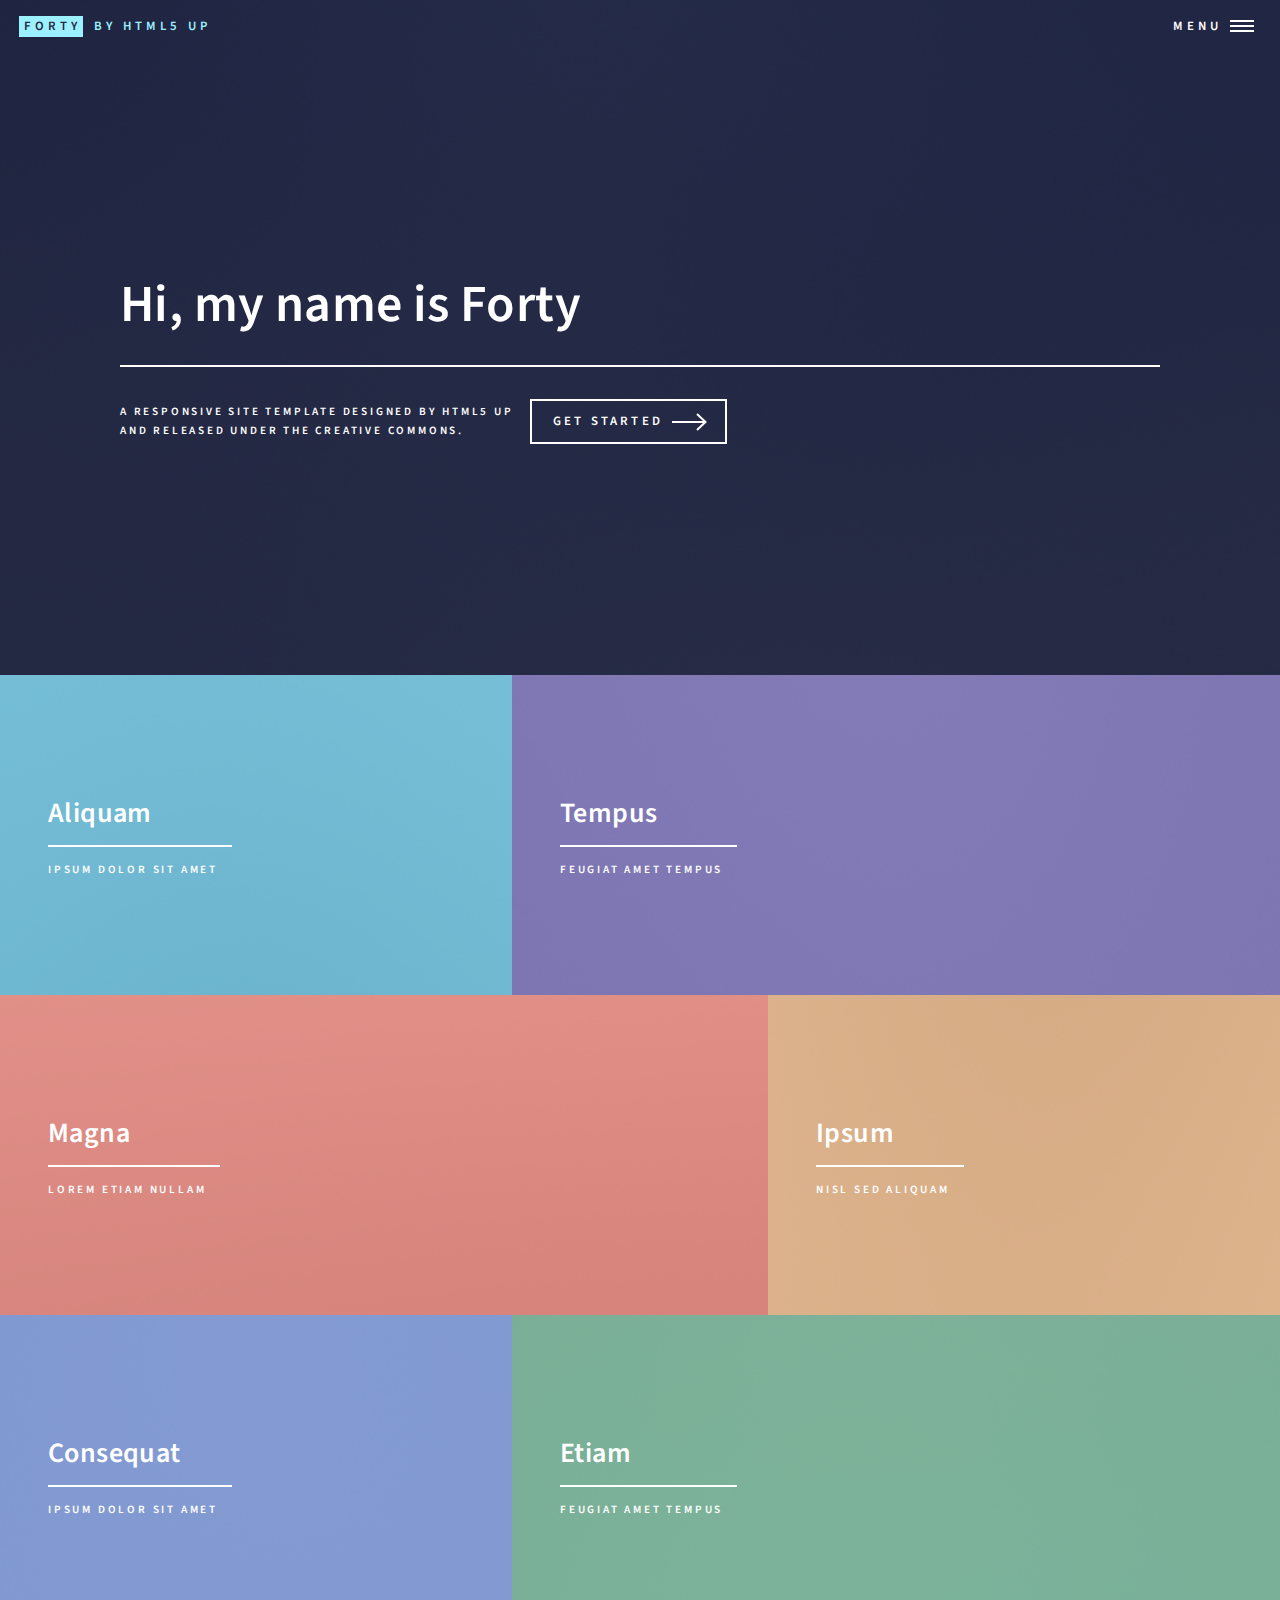
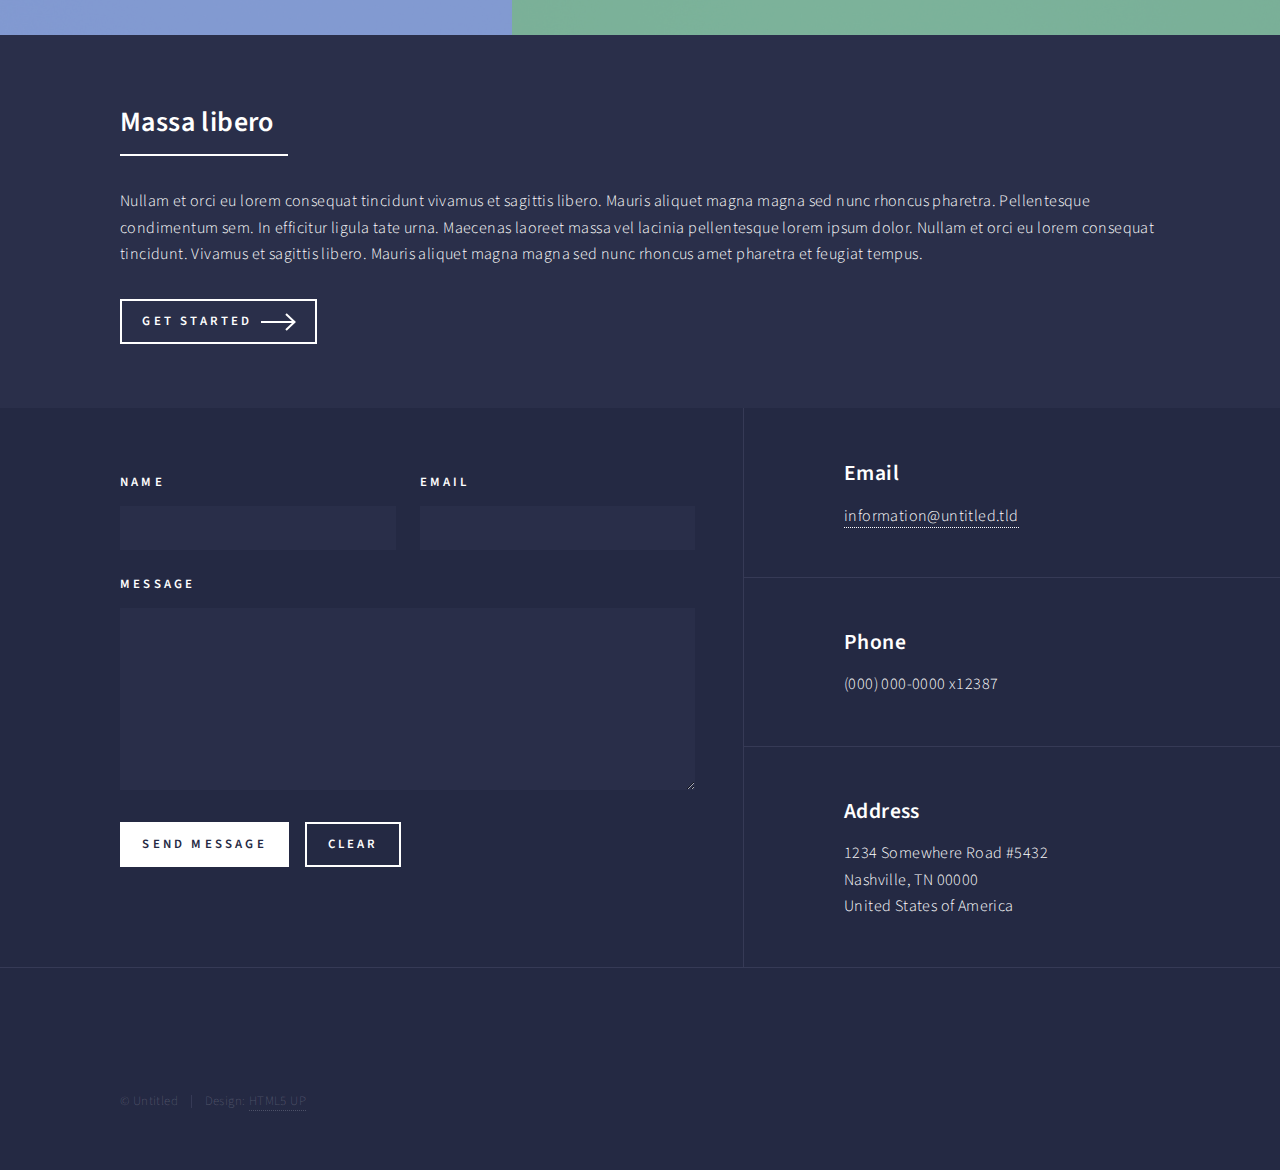
<file: index.html>
<!DOCTYPE HTML>
<!--
	Forty by HTML5 UP
	html5up.net | @ajlkn
	Free for personal and commercial use under the CCA 3.0 license (html5up.net/license)
-->
<html>
	<head>
		<title>Forty by HTML5 UP</title>
		<meta charset="utf-8" />
		<meta name="viewport" content="width=device-width, initial-scale=1, user-scalable=no" />
		<link rel="stylesheet" href="assets/css/main.css" />
		<noscript><link rel="stylesheet" href="assets/css/noscript.css" /></noscript>
	</head>
	<body class="is-preload">

		<!-- Wrapper -->
			<div id="wrapper">

				<!-- Header -->
					<header id="header" class="alt">
						<a href="index.html" class="logo"><strong>Forty</strong> <span>by HTML5 UP</span></a>
						<nav>
							<a href="#menu">Menu</a>
						</nav>
					</header>

				<!-- Menu -->
					<nav id="menu">
						<ul class="links">
							<li><a href="index.html">Home</a></li>
							<li><a href="landing.html">Landing</a></li>
							<li><a href="generic.html">Generic</a></li>
							<li><a href="elements.html">Elements</a></li>
						</ul>
						<ul class="actions stacked">
							<li><a href="#" class="button primary fit">Get Started</a></li>
							<li><a href="#" class="button fit">Log In</a></li>
						</ul>
					</nav>

				<!-- Banner -->
					<section id="banner" class="major">
						<div class="inner">
							<header class="major">
								<h1>Hi, my name is Forty</h1>
							</header>
							<div class="content">
								<p>A responsive site template designed by HTML5 UP<br />
								and released under the Creative Commons.</p>
								<ul class="actions">
									<li><a href="#one" class="button next scrolly">Get Started</a></li>
								</ul>
							</div>
						</div>
					</section>

				<!-- Main -->
					<div id="main">

						<!-- One -->
							<section id="one" class="tiles">
								<article>
									<span class="image">
										<img src="images/pic01.jpg" alt="" />
									</span>
									<header class="major">
										<h3><a href="landing.html" class="link">Aliquam</a></h3>
										<p>Ipsum dolor sit amet</p>
									</header>
								</article>
								<article>
									<span class="image">
										<img src="images/pic02.jpg" alt="" />
									</span>
									<header class="major">
										<h3><a href="landing.html" class="link">Tempus</a></h3>
										<p>feugiat amet tempus</p>
									</header>
								</article>
								<article>
									<span class="image">
										<img src="images/pic03.jpg" alt="" />
									</span>
									<header class="major">
										<h3><a href="landing.html" class="link">Magna</a></h3>
										<p>Lorem etiam nullam</p>
									</header>
								</article>
								<article>
									<span class="image">
										<img src="images/pic04.jpg" alt="" />
									</span>
									<header class="major">
										<h3><a href="landing.html" class="link">Ipsum</a></h3>
										<p>Nisl sed aliquam</p>
									</header>
								</article>
								<article>
									<span class="image">
										<img src="images/pic05.jpg" alt="" />
									</span>
									<header class="major">
										<h3><a href="landing.html" class="link">Consequat</a></h3>
										<p>Ipsum dolor sit amet</p>
									</header>
								</article>
								<article>
									<span class="image">
										<img src="images/pic06.jpg" alt="" />
									</span>
									<header class="major">
										<h3><a href="landing.html" class="link">Etiam</a></h3>
										<p>Feugiat amet tempus</p>
									</header>
								</article>
							</section>

						<!-- Two -->
							<section id="two">
								<div class="inner">
									<header class="major">
										<h2>Massa libero</h2>
									</header>
									<p>Nullam et orci eu lorem consequat tincidunt vivamus et sagittis libero. Mauris aliquet magna magna sed nunc rhoncus pharetra. Pellentesque condimentum sem. In efficitur ligula tate urna. Maecenas laoreet massa vel lacinia pellentesque lorem ipsum dolor. Nullam et orci eu lorem consequat tincidunt. Vivamus et sagittis libero. Mauris aliquet magna magna sed nunc rhoncus amet pharetra et feugiat tempus.</p>
									<ul class="actions">
										<li><a href="landing.html" class="button next">Get Started</a></li>
									</ul>
								</div>
							</section>

					</div>

				<!-- Contact -->
					<section id="contact">
						<div class="inner">
							<section>
								<form method="post" action="#">
									<div class="fields">
										<div class="field half">
											<label for="name">Name</label>
											<input type="text" name="name" id="name" />
										</div>
										<div class="field half">
											<label for="email">Email</label>
											<input type="text" name="email" id="email" />
										</div>
										<div class="field">
											<label for="message">Message</label>
											<textarea name="message" id="message" rows="6"></textarea>
										</div>
									</div>
									<ul class="actions">
										<li><input type="submit" value="Send Message" class="primary" /></li>
										<li><input type="reset" value="Clear" /></li>
									</ul>
								</form>
							</section>
							<section class="split">
								<section>
									<div class="contact-method">
										<span class="icon solid alt fa-envelope"></span>
										<h3>Email</h3>
										<a href="#">information@untitled.tld</a>
									</div>
								</section>
								<section>
									<div class="contact-method">
										<span class="icon solid alt fa-phone"></span>
										<h3>Phone</h3>
										<span>(000) 000-0000 x12387</span>
									</div>
								</section>
								<section>
									<div class="contact-method">
										<span class="icon solid alt fa-home"></span>
										<h3>Address</h3>
										<span>1234 Somewhere Road #5432<br />
										Nashville, TN 00000<br />
										United States of America</span>
									</div>
								</section>
							</section>
						</div>
					</section>

				<!-- Footer -->
					<footer id="footer">
						<div class="inner">
							<ul class="icons">
								<li><a href="#" class="icon brands alt fa-twitter"><span class="label">Twitter</span></a></li>
								<li><a href="#" class="icon brands alt fa-facebook-f"><span class="label">Facebook</span></a></li>
								<li><a href="#" class="icon brands alt fa-instagram"><span class="label">Instagram</span></a></li>
								<li><a href="#" class="icon brands alt fa-github"><span class="label">GitHub</span></a></li>
								<li><a href="#" class="icon brands alt fa-linkedin-in"><span class="label">LinkedIn</span></a></li>
							</ul>
							<ul class="copyright">
								<li>&copy; Untitled</li><li>Design: <a href="https://html5up.net">HTML5 UP</a></li>
							</ul>
						</div>
					</footer>

			</div>

		<!-- Scripts -->
			<script src="assets/js/jquery.min.js"></script>
			<script src="assets/js/jquery.scrolly.min.js"></script>
			<script src="assets/js/jquery.scrollex.min.js"></script>
			<script src="assets/js/browser.min.js"></script>
			<script src="assets/js/breakpoints.min.js"></script>
			<script src="assets/js/util.js"></script>
			<script src="assets/js/main.js"></script>

	</body>
</html>
</file>
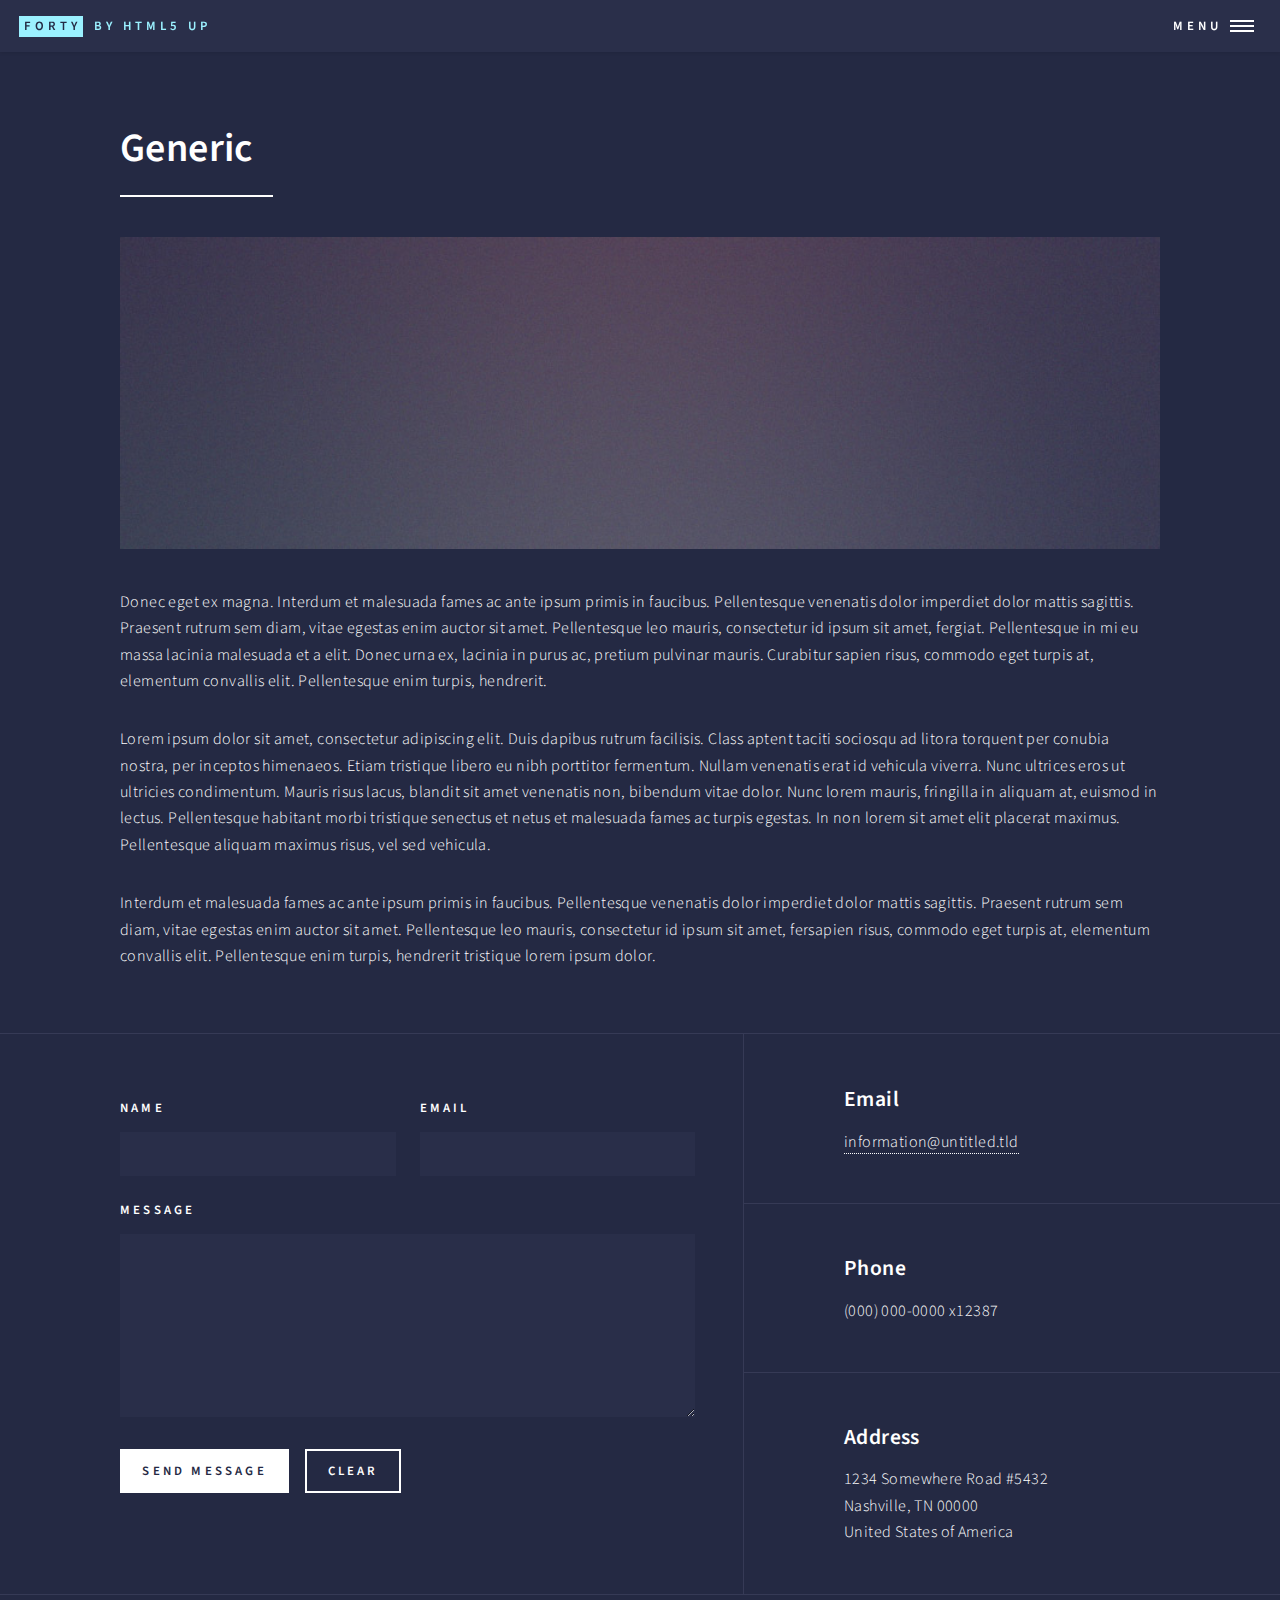
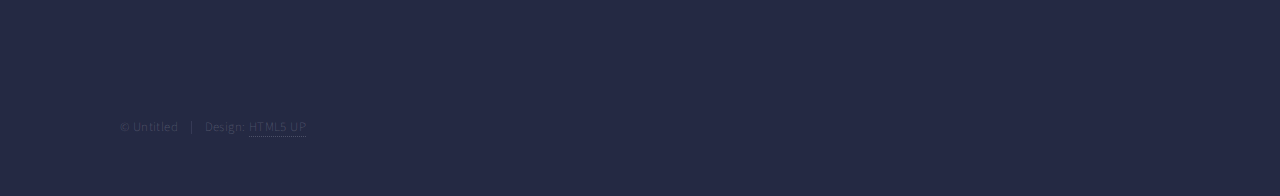
<file: battlebots.html>
<!DOCTYPE HTML>
<!--
	Forty by HTML5 UP
	html5up.net | @ajlkn
	Free for personal and commercial use under the CCA 3.0 license (html5up.net/license)
-->
<html>
	<head>
		<title>Generic - Forty by HTML5 UP</title>
		<meta charset="utf-8" />
		<meta name="viewport" content="width=device-width, initial-scale=1, user-scalable=no" />
		<link rel="stylesheet" href="assets/css/main.css" />
		<noscript><link rel="stylesheet" href="assets/css/noscript.css" /></noscript>
	</head>
	<body class="is-preload">

		<!-- Wrapper -->
			<div id="wrapper">

				<!-- Header -->
					<header id="header">
						<a href="index.html" class="logo"><strong>Forty</strong> <span>by HTML5 UP</span></a>
						<nav>
							<a href="#menu">Menu</a>
						</nav>
					</header>

				<!-- Menu -->
					<nav id="menu">
						<ul class="links">
							<li><a href="index.html">Home</a></li>
							<li><a href="portfolio.html">Projects</a></li>
							<li><a href="blog.html">Blog</a></li>
							<li><a href="contact.html">Contact</a></li>
						</ul>
						<ul class="actions stacked">
							<li><a href="contact.html" class="button primary fit">Report an Issue</a></li>
						</ul>
					</nav>

				<!-- Main -->
					<div id="main" class="alt">

						<!-- One -->
							<section id="one">
								<div class="inner">
									<header class="major">
										<h1>Generic</h1>
									</header>
									<span class="image main"><img src="images/pic11.jpg" alt="" /></span>
									<p>Donec eget ex magna. Interdum et malesuada fames ac ante ipsum primis in faucibus. Pellentesque venenatis dolor imperdiet dolor mattis sagittis. Praesent rutrum sem diam, vitae egestas enim auctor sit amet. Pellentesque leo mauris, consectetur id ipsum sit amet, fergiat. Pellentesque in mi eu massa lacinia malesuada et a elit. Donec urna ex, lacinia in purus ac, pretium pulvinar mauris. Curabitur sapien risus, commodo eget turpis at, elementum convallis elit. Pellentesque enim turpis, hendrerit.</p>
									<p>Lorem ipsum dolor sit amet, consectetur adipiscing elit. Duis dapibus rutrum facilisis. Class aptent taciti sociosqu ad litora torquent per conubia nostra, per inceptos himenaeos. Etiam tristique libero eu nibh porttitor fermentum. Nullam venenatis erat id vehicula viverra. Nunc ultrices eros ut ultricies condimentum. Mauris risus lacus, blandit sit amet venenatis non, bibendum vitae dolor. Nunc lorem mauris, fringilla in aliquam at, euismod in lectus. Pellentesque habitant morbi tristique senectus et netus et malesuada fames ac turpis egestas. In non lorem sit amet elit placerat maximus. Pellentesque aliquam maximus risus, vel sed vehicula.</p>
									<p>Interdum et malesuada fames ac ante ipsum primis in faucibus. Pellentesque venenatis dolor imperdiet dolor mattis sagittis. Praesent rutrum sem diam, vitae egestas enim auctor sit amet. Pellentesque leo mauris, consectetur id ipsum sit amet, fersapien risus, commodo eget turpis at, elementum convallis elit. Pellentesque enim turpis, hendrerit tristique lorem ipsum dolor.</p>
								</div>
							</section>

					</div>

				<!-- Contact -->
					<section id="contact">
						<div class="inner">
							<section>
								<form method="post" action="#">
									<div class="fields">
										<div class="field half">
											<label for="name">Name</label>
											<input type="text" name="name" id="name" />
										</div>
										<div class="field half">
											<label for="email">Email</label>
											<input type="text" name="email" id="email" />
										</div>
										<div class="field">
											<label for="message">Message</label>
											<textarea name="message" id="message" rows="6"></textarea>
										</div>
									</div>
									<ul class="actions">
										<li><input type="submit" value="Send Message" class="primary" /></li>
										<li><input type="reset" value="Clear" /></li>
									</ul>
								</form>
							</section>
							<section class="split">
								<section>
									<div class="contact-method">
										<span class="icon solid alt fa-envelope"></span>
										<h3>Email</h3>
										<a href="#">information@untitled.tld</a>
									</div>
								</section>
								<section>
									<div class="contact-method">
										<span class="icon solid alt fa-phone"></span>
										<h3>Phone</h3>
										<span>(000) 000-0000 x12387</span>
									</div>
								</section>
								<section>
									<div class="contact-method">
										<span class="icon solid alt fa-home"></span>
										<h3>Address</h3>
										<span>1234 Somewhere Road #5432<br />
										Nashville, TN 00000<br />
										United States of America</span>
									</div>
								</section>
							</section>
						</div>
					</section>

				<!-- Footer -->
					<footer id="footer">
						<div class="inner">
							<ul class="icons">
								<li><a href="#" class="icon brands alt fa-twitter"><span class="label">Twitter</span></a></li>
								<li><a href="#" class="icon brands alt fa-facebook-f"><span class="label">Facebook</span></a></li>
								<li><a href="#" class="icon brands alt fa-instagram"><span class="label">Instagram</span></a></li>
								<li><a href="#" class="icon brands alt fa-github"><span class="label">GitHub</span></a></li>
								<li><a href="#" class="icon brands alt fa-linkedin-in"><span class="label">LinkedIn</span></a></li>
							</ul>
							<ul class="copyright">
								<li>&copy; Untitled</li><li>Design: <a href="https://html5up.net">HTML5 UP</a></li>
							</ul>
						</div>
					</footer>

			</div>

		<!-- Scripts -->
			<script src="assets/js/jquery.min.js"></script>
			<script src="assets/js/jquery.scrolly.min.js"></script>
			<script src="assets/js/jquery.scrollex.min.js"></script>
			<script src="assets/js/browser.min.js"></script>
			<script src="assets/js/breakpoints.min.js"></script>
			<script src="assets/js/util.js"></script>
			<script src="assets/js/main.js"></script>

	</body>
</html>
</file>
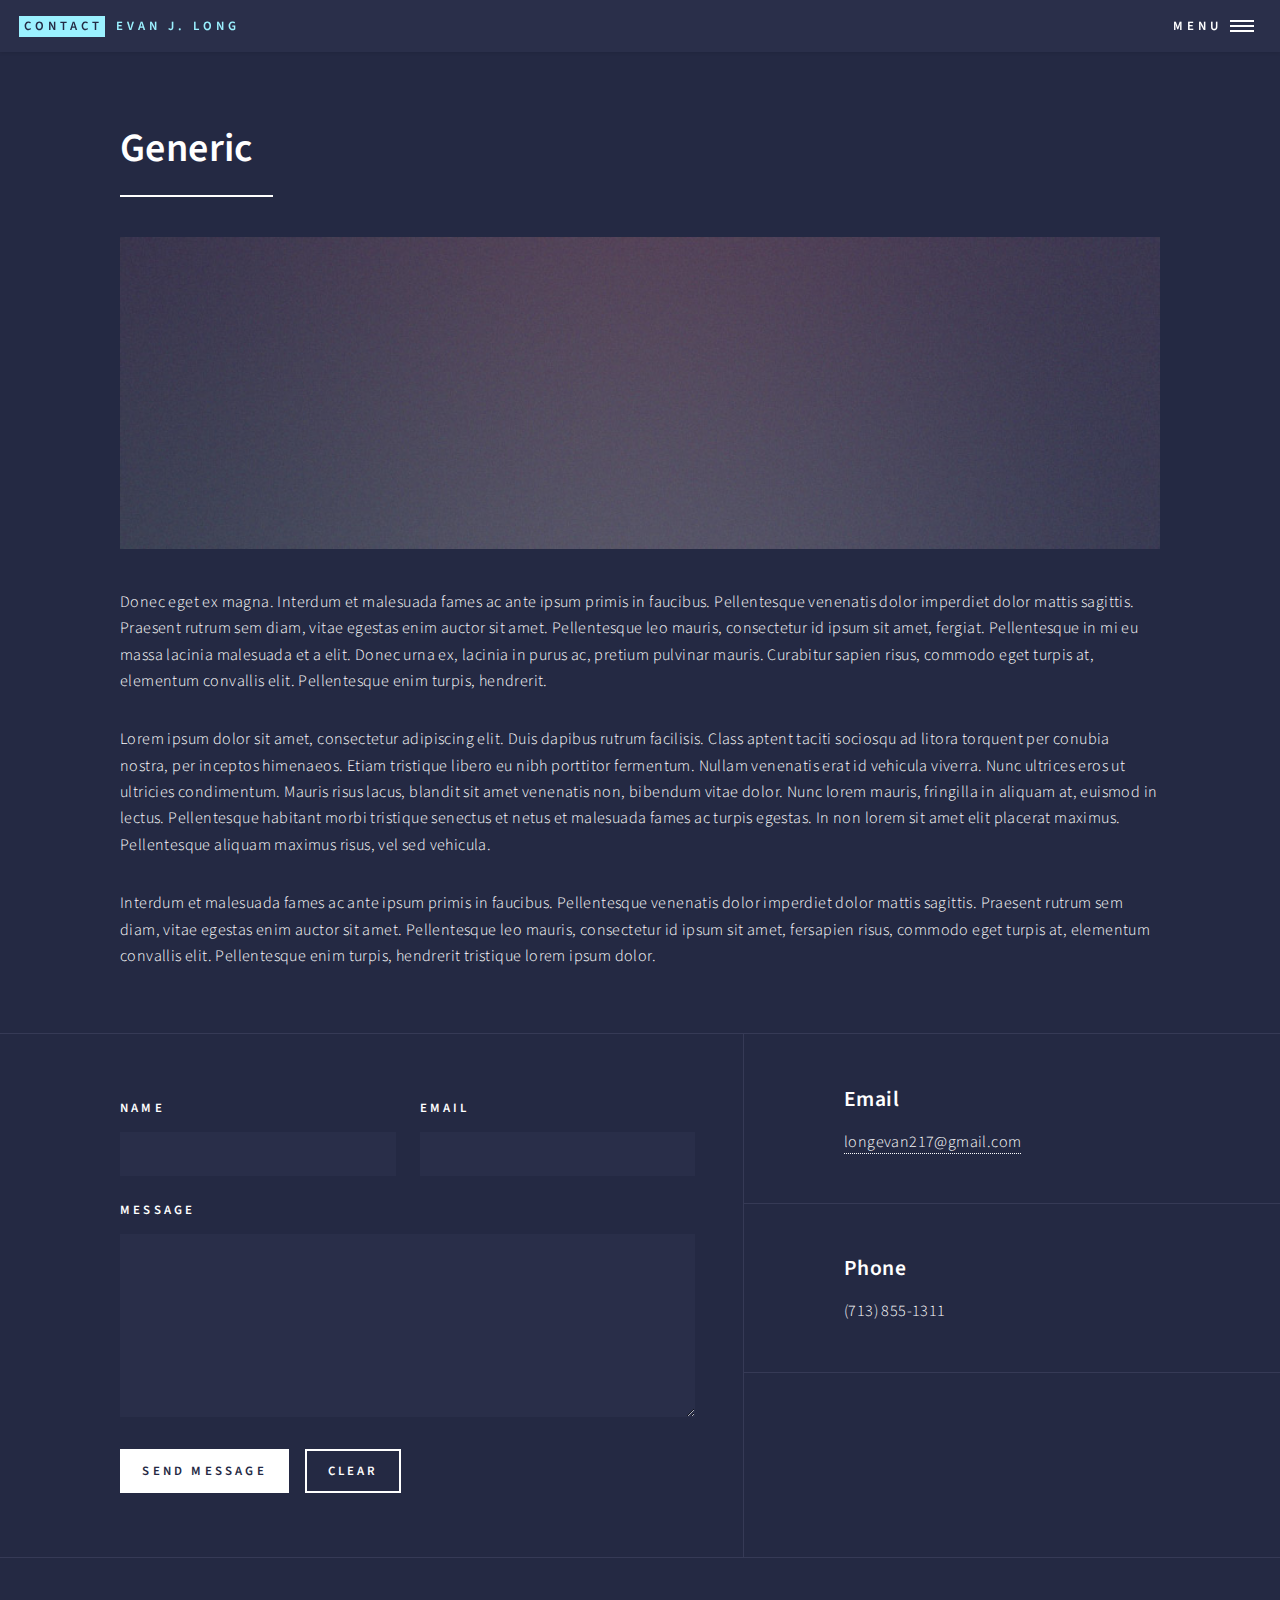
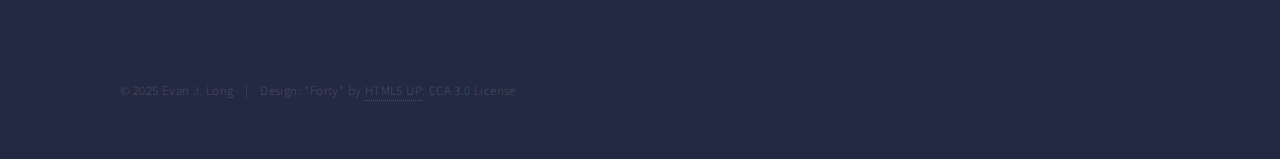
<file: contact.html>
<!DOCTYPE HTML>
<!--
	Forty by HTML5 UP
	html5up.net | @ajlkn
	Free for personal and commercial use under the CCA 3.0 license (html5up.net/license)
-->
<html>
	<head>
		<title>contact</title>
		<meta charset="utf-8" />
		<meta name="viewport" content="width=device-width, initial-scale=1, user-scalable=no" />
		<link rel="stylesheet" href="assets/css/main.css" />
		<noscript><link rel="stylesheet" href="assets/css/noscript.css" /></noscript>
	</head>
	<body class="is-preload">

		<!-- Wrapper -->
			<div id="wrapper">

				<!-- Header -->
					<header id="header">
						<a href="index.html" class="logo"><strong>Contact</strong> <span>Evan J. Long</span></a>
						<nav>
							<a href="#menu">Menu</a>
						</nav>
					</header>

				<!-- Menu -->
					<nav id="menu">
						<ul class="links">
							<li><a href="index.html">Home</a></li>
							<li><a href="landing.html">Landing</a></li>
							<li><a href="generic.html">Generic</a></li>
							<li><a href="elements.html">Elements</a></li>
						</ul>
						<ul class="actions stacked">
							<li><a href="#" class="button primary fit">Get Started</a></li>
							<li><a href="#" class="button fit">Log In</a></li>
						</ul>
					</nav>

				<!-- Main -->
					<div id="main" class="alt">

						<!-- One -->
							<section id="one">
								<div class="inner">
									<header class="major">
										<h1>Generic</h1>
									</header>
									<span class="image main"><img src="images/pic11.jpg" alt="" /></span>
									<p>Donec eget ex magna. Interdum et malesuada fames ac ante ipsum primis in faucibus. Pellentesque venenatis dolor imperdiet dolor mattis sagittis. Praesent rutrum sem diam, vitae egestas enim auctor sit amet. Pellentesque leo mauris, consectetur id ipsum sit amet, fergiat. Pellentesque in mi eu massa lacinia malesuada et a elit. Donec urna ex, lacinia in purus ac, pretium pulvinar mauris. Curabitur sapien risus, commodo eget turpis at, elementum convallis elit. Pellentesque enim turpis, hendrerit.</p>
									<p>Lorem ipsum dolor sit amet, consectetur adipiscing elit. Duis dapibus rutrum facilisis. Class aptent taciti sociosqu ad litora torquent per conubia nostra, per inceptos himenaeos. Etiam tristique libero eu nibh porttitor fermentum. Nullam venenatis erat id vehicula viverra. Nunc ultrices eros ut ultricies condimentum. Mauris risus lacus, blandit sit amet venenatis non, bibendum vitae dolor. Nunc lorem mauris, fringilla in aliquam at, euismod in lectus. Pellentesque habitant morbi tristique senectus et netus et malesuada fames ac turpis egestas. In non lorem sit amet elit placerat maximus. Pellentesque aliquam maximus risus, vel sed vehicula.</p>
									<p>Interdum et malesuada fames ac ante ipsum primis in faucibus. Pellentesque venenatis dolor imperdiet dolor mattis sagittis. Praesent rutrum sem diam, vitae egestas enim auctor sit amet. Pellentesque leo mauris, consectetur id ipsum sit amet, fersapien risus, commodo eget turpis at, elementum convallis elit. Pellentesque enim turpis, hendrerit tristique lorem ipsum dolor.</p>
								</div>
							</section>

					</div>

				<!-- Contact -->
					<section id="contact">
						<div class="inner">
							<section>
								<form method="post" action="#">
									<div class="fields">
										<div class="field half">
											<label for="name">Name</label>
											<input type="text" name="name" id="name" />
										</div>
										<div class="field half">
											<label for="email">Email</label>
											<input type="text" name="email" id="email" />
										</div>
										<div class="field">
											<label for="message">Message</label>
											<textarea name="message" id="message" rows="6"></textarea>
										</div>
									</div>
									<ul class="actions">
										<li><input type="submit" value="Send Message" class="primary" /></li>
										<li><input type="reset" value="Clear" /></li>
									</ul>
								</form>
							</section>
							<section class="split">
								<section>
									<div class="contact-method">
										<span class="icon solid alt fa-envelope"></span>
										<h3>Email</h3>
										<a href="longevan217@gmail.com">longevan217@gmail.com</a>
									</div>
								</section>
								<section>
									<div class="contact-method">
										<span class="icon solid alt fa-phone"></span>
										<h3>Phone</h3>
										<span>(713) 855-1311</span>
									</div>
								</section>
								<section>
								</section>
							</section>
						</div>
					</section>

				<!-- Footer -->
					<footer id="footer">
						<div class="inner">
							<ul class="icons">
								<li><a href="#" class="icon brands alt fa-instagram"><span class="label">Instagram</span></a></li>
								<li><a href="#" class="icon brands alt fa-github"><span class="label">GitHub</span></a></li>
								<li><a href="#" class="icon brands alt fa-linkedin-in"><span class="label">LinkedIn</span></a></li>
							</ul>
							<ul class="copyright">
								<li>&copy; 2025 Evan J. Long</li><li>Design: "Forty" by <a href="https://html5up.net">HTML5 UP</a>: CCA 3.0 License</li>
							</ul>
						</div>
					</footer>

			</div>

		<!-- Scripts -->
			<script src="assets/js/jquery.min.js"></script>
			<script src="assets/js/jquery.scrolly.min.js"></script>
			<script src="assets/js/jquery.scrollex.min.js"></script>
			<script src="assets/js/browser.min.js"></script>
			<script src="assets/js/breakpoints.min.js"></script>
			<script src="assets/js/util.js"></script>
			<script src="assets/js/main.js"></script>

	</body>
</html>
</file>
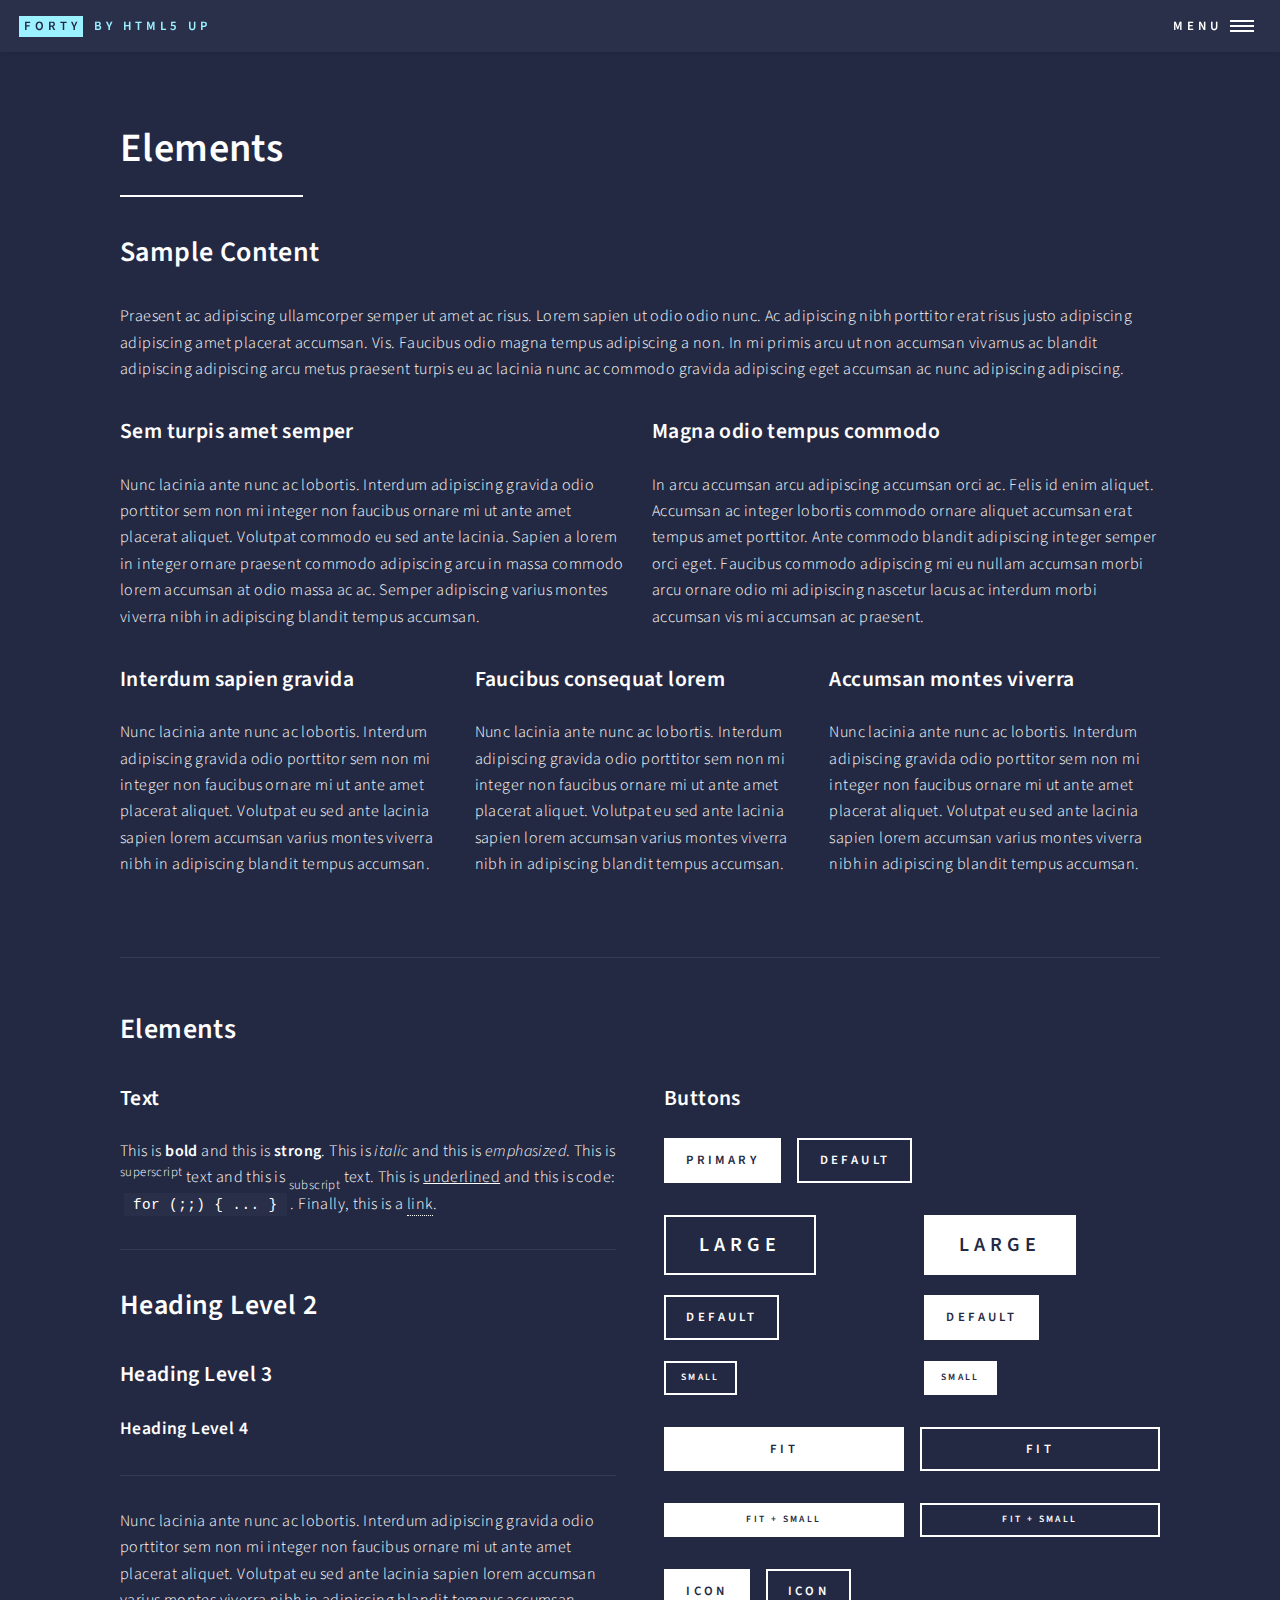
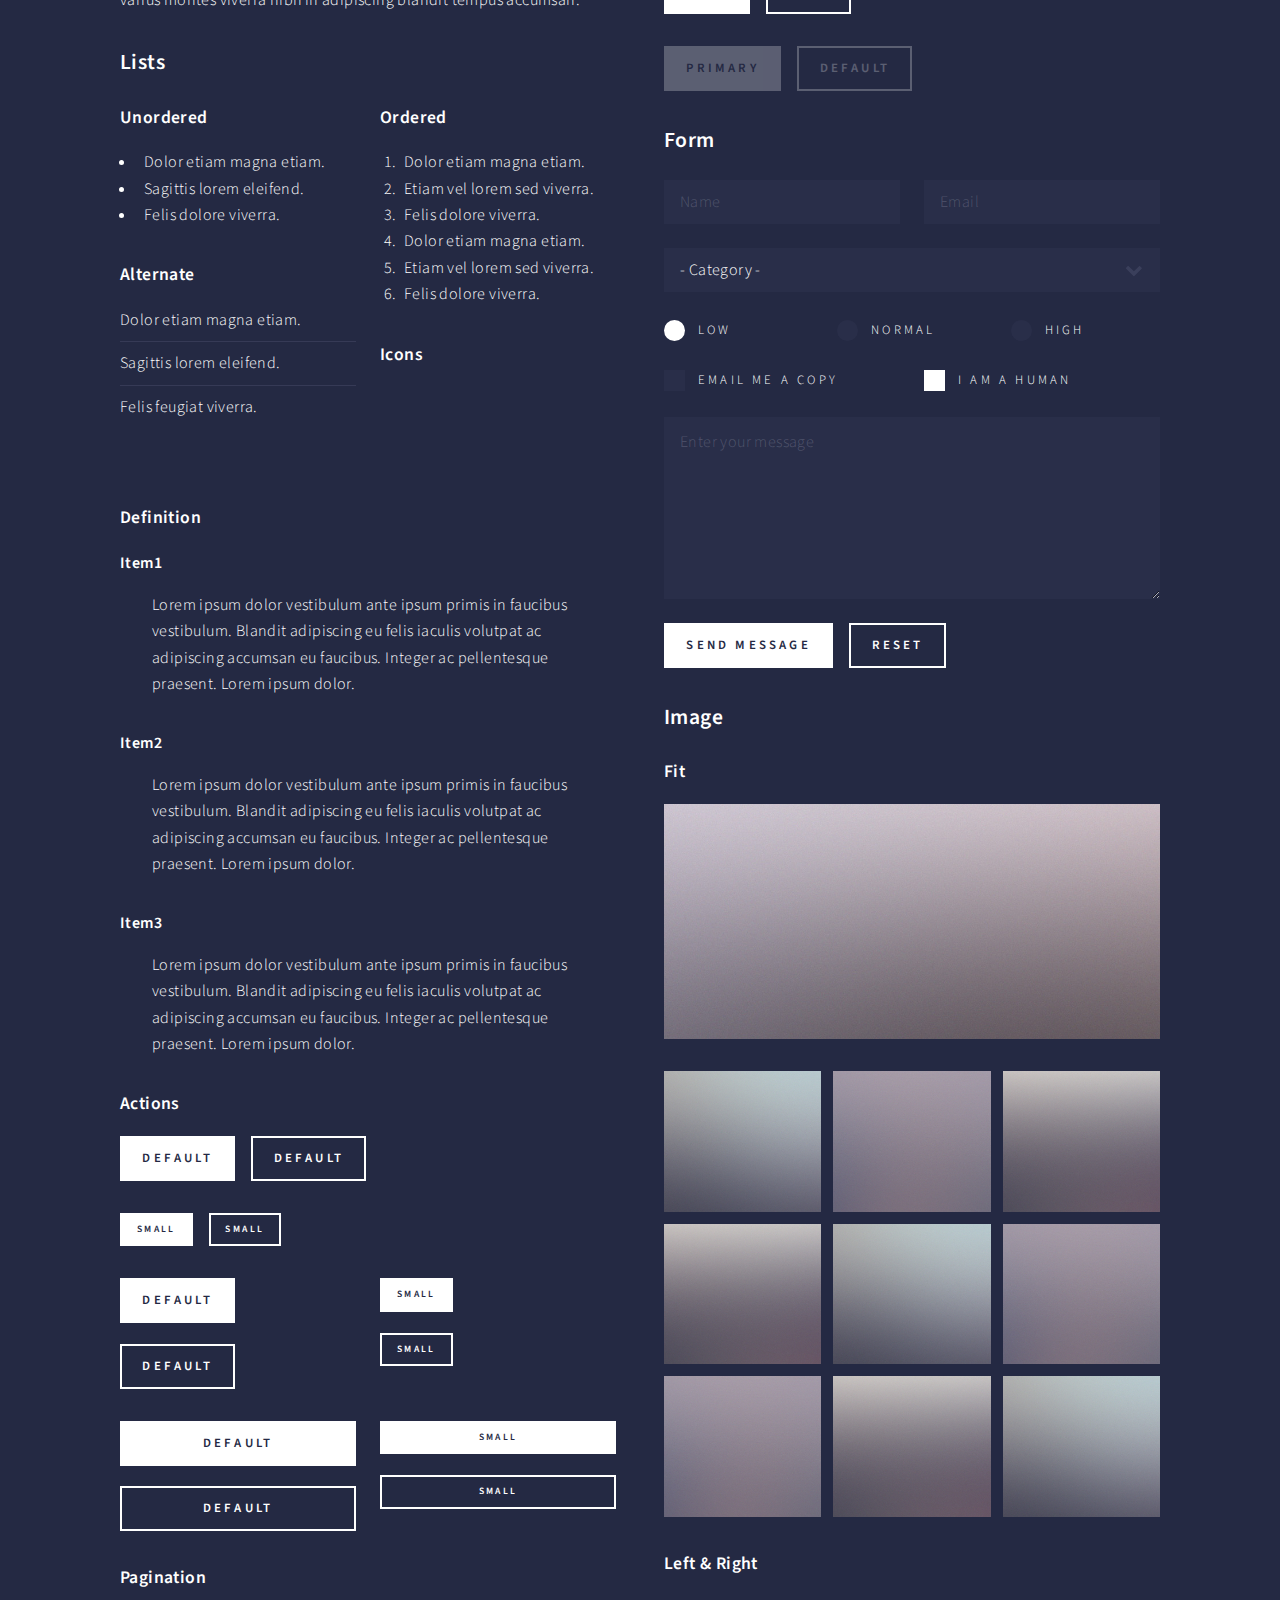
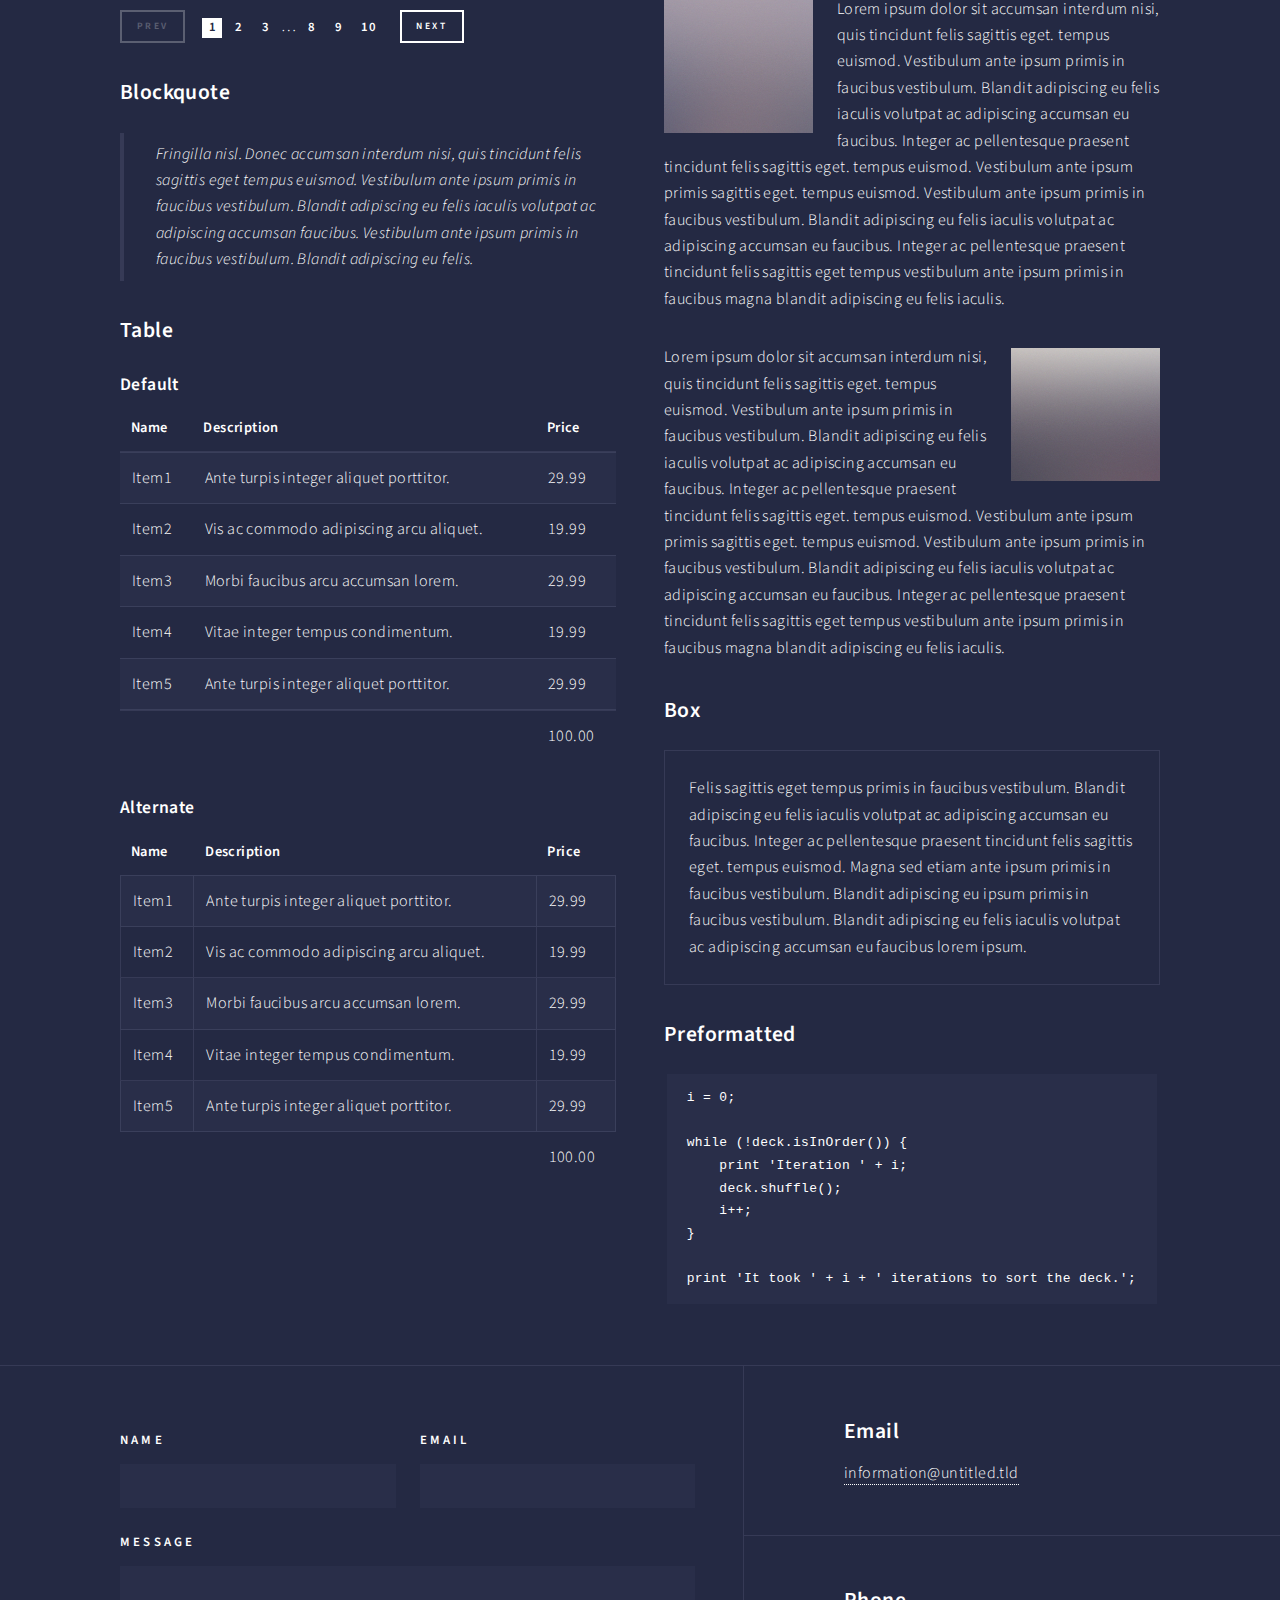
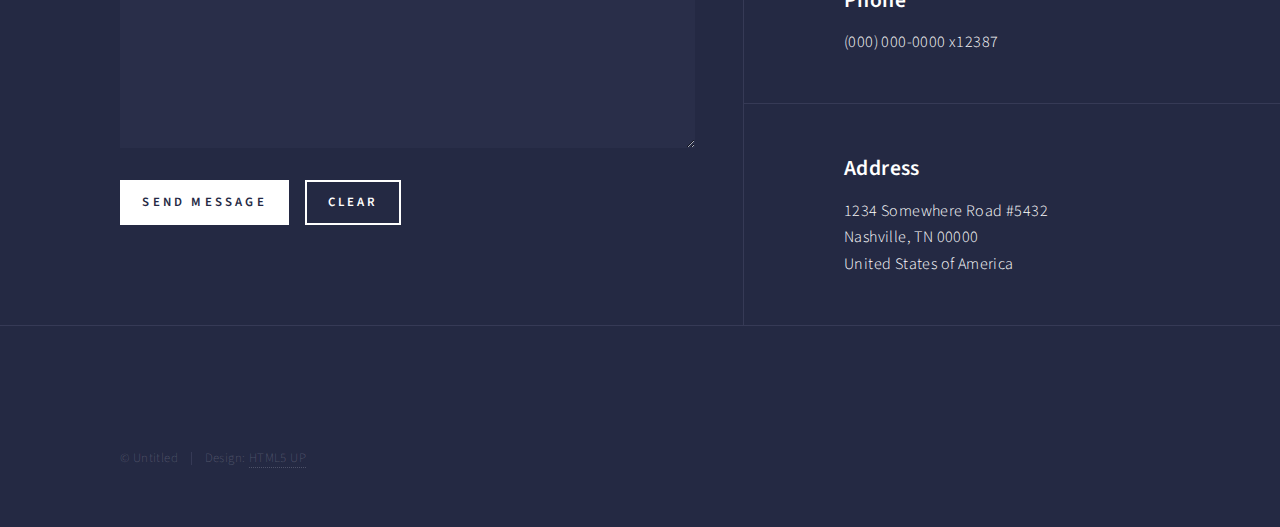
<file: elements.html>
<!DOCTYPE HTML>
<!--
	Forty by HTML5 UP
	html5up.net | @ajlkn
	Free for personal and commercial use under the CCA 3.0 license (html5up.net/license)
-->
<html>
	<head>
		<title>Elements - Forty by HTML5 UP</title>
		<meta charset="utf-8" />
		<meta name="viewport" content="width=device-width, initial-scale=1, user-scalable=no" />
		<link rel="stylesheet" href="assets/css/main.css" />
		<noscript><link rel="stylesheet" href="assets/css/noscript.css" /></noscript>
	</head>
	<body class="is-preload">

		<!-- Wrapper -->
			<div id="wrapper">

				<!-- Header -->
					<header id="header">
						<a href="index.html" class="logo"><strong>Forty</strong> <span>by HTML5 UP</span></a>
						<nav>
							<a href="#menu">Menu</a>
						</nav>
					</header>

				<!-- Menu -->
					<nav id="menu">
						<ul class="links">
							<li><a href="index.html">Home</a></li>
							<li><a href="landing.html">Landing</a></li>
							<li><a href="generic.html">Generic</a></li>
							<li><a href="elements.html">Elements</a></li>
						</ul>
						<ul class="actions stacked">
							<li><a href="#" class="button primary fit">Get Started</a></li>
							<li><a href="#" class="button fit">Log In</a></li>
						</ul>
					</nav>

				<!-- Main -->
					<div id="main" class="alt">

						<!-- One -->
							<section id="one">
								<div class="inner">
									<header class="major">
										<h1>Elements</h1>
									</header>

									<!-- Content -->
										<h2 id="content">Sample Content</h2>
										<p>Praesent ac adipiscing ullamcorper semper ut amet ac risus. Lorem sapien ut odio odio nunc. Ac adipiscing nibh porttitor erat risus justo adipiscing adipiscing amet placerat accumsan. Vis. Faucibus odio magna tempus adipiscing a non. In mi primis arcu ut non accumsan vivamus ac blandit adipiscing adipiscing arcu metus praesent turpis eu ac lacinia nunc ac commodo gravida adipiscing eget accumsan ac nunc adipiscing adipiscing.</p>
										<div class="row">
											<div class="col-6 col-12-small">
												<h3>Sem turpis amet semper</h3>
												<p>Nunc lacinia ante nunc ac lobortis. Interdum adipiscing gravida odio porttitor sem non mi integer non faucibus ornare mi ut ante amet placerat aliquet. Volutpat commodo eu sed ante lacinia. Sapien a lorem in integer ornare praesent commodo adipiscing arcu in massa commodo lorem accumsan at odio massa ac ac. Semper adipiscing varius montes viverra nibh in adipiscing blandit tempus accumsan.</p>
											</div>
											<div class="col-6 col-12-small">
												<h3>Magna odio tempus commodo</h3>
												<p>In arcu accumsan arcu adipiscing accumsan orci ac. Felis id enim aliquet. Accumsan ac integer lobortis commodo ornare aliquet accumsan erat tempus amet porttitor. Ante commodo blandit adipiscing integer semper orci eget. Faucibus commodo adipiscing mi eu nullam accumsan morbi arcu ornare odio mi adipiscing nascetur lacus ac interdum morbi accumsan vis mi accumsan ac praesent.</p>
											</div>
											<!-- Break -->
											<div class="col-4 col-12-medium">
												<h3>Interdum sapien gravida</h3>
												<p>Nunc lacinia ante nunc ac lobortis. Interdum adipiscing gravida odio porttitor sem non mi integer non faucibus ornare mi ut ante amet placerat aliquet. Volutpat eu sed ante lacinia sapien lorem accumsan varius montes viverra nibh in adipiscing blandit tempus accumsan.</p>
											</div>
											<div class="col-4 col-12-medium">
												<h3>Faucibus consequat lorem</h3>
												<p>Nunc lacinia ante nunc ac lobortis. Interdum adipiscing gravida odio porttitor sem non mi integer non faucibus ornare mi ut ante amet placerat aliquet. Volutpat eu sed ante lacinia sapien lorem accumsan varius montes viverra nibh in adipiscing blandit tempus accumsan.</p>
											</div>
											<div class="col-4 col-12-medium">
												<h3>Accumsan montes viverra</h3>
												<p>Nunc lacinia ante nunc ac lobortis. Interdum adipiscing gravida odio porttitor sem non mi integer non faucibus ornare mi ut ante amet placerat aliquet. Volutpat eu sed ante lacinia sapien lorem accumsan varius montes viverra nibh in adipiscing blandit tempus accumsan.</p>
											</div>
										</div>

									<hr class="major" />

									<!-- Elements -->
										<h2 id="elements">Elements</h2>
										<div class="row gtr-200">
											<div class="col-6 col-12-medium">

												<!-- Text stuff -->
													<h3>Text</h3>
													<p>This is <b>bold</b> and this is <strong>strong</strong>. This is <i>italic</i> and this is <em>emphasized</em>.
													This is <sup>superscript</sup> text and this is <sub>subscript</sub> text.
													This is <u>underlined</u> and this is code: <code>for (;;) { ... }</code>.
													Finally, this is a <a href="#">link</a>.</p>
													<hr />
													<h2>Heading Level 2</h2>
													<h3>Heading Level 3</h3>
													<h4>Heading Level 4</h4>
													<hr />
													<p>Nunc lacinia ante nunc ac lobortis. Interdum adipiscing gravida odio porttitor sem non mi integer non faucibus ornare mi ut ante amet placerat aliquet. Volutpat eu sed ante lacinia sapien lorem accumsan varius montes viverra nibh in adipiscing blandit tempus accumsan.</p>

												<!-- Lists -->
													<h3>Lists</h3>
													<div class="row">
														<div class="col-6 col-12-small">

															<h4>Unordered</h4>
															<ul>
																<li>Dolor etiam magna etiam.</li>
																<li>Sagittis lorem eleifend.</li>
																<li>Felis dolore viverra.</li>
															</ul>

															<h4>Alternate</h4>
															<ul class="alt">
																<li>Dolor etiam magna etiam.</li>
																<li>Sagittis lorem eleifend.</li>
																<li>Felis feugiat viverra.</li>
															</ul>

														</div>
														<div class="col-6 col-12-small">

															<h4>Ordered</h4>
															<ol>
																<li>Dolor etiam magna etiam.</li>
																<li>Etiam vel lorem sed viverra.</li>
																<li>Felis dolore viverra.</li>
																<li>Dolor etiam magna etiam.</li>
																<li>Etiam vel lorem sed viverra.</li>
																<li>Felis dolore viverra.</li>
															</ol>

															<h4>Icons</h4>
															<ul class="icons">
																<li><a href="#" class="icon brands fa-twitter"><span class="label">Twitter</span></a></li>
																<li><a href="#" class="icon brands fa-facebook-f"><span class="label">Facebook</span></a></li>
																<li><a href="#" class="icon brands fa-instagram"><span class="label">Instagram</span></a></li>
																<li><a href="#" class="icon brands fa-github"><span class="label">Github</span></a></li>
																<li><a href="#" class="icon brands fa-dribbble"><span class="label">Dribbble</span></a></li>
																<li><a href="#" class="icon brands fa-tumblr"><span class="label">Tumblr</span></a></li>
															</ul>
															<ul class="icons">
																<li><a href="#" class="icon brands alt fa-twitter"><span class="label">Twitter</span></a></li>
																<li><a href="#" class="icon brands alt fa-facebook-f"><span class="label">Facebook</span></a></li>
																<li><a href="#" class="icon brands alt fa-instagram"><span class="label">Instagram</span></a></li>
															</ul>

														</div>
													</div>
													<h4>Definition</h4>
													<dl>
														<dt>Item1</dt>
														<dd>
															<p>Lorem ipsum dolor vestibulum ante ipsum primis in faucibus vestibulum. Blandit adipiscing eu felis iaculis volutpat ac adipiscing accumsan eu faucibus. Integer ac pellentesque praesent. Lorem ipsum dolor.</p>
														</dd>
														<dt>Item2</dt>
														<dd>
															<p>Lorem ipsum dolor vestibulum ante ipsum primis in faucibus vestibulum. Blandit adipiscing eu felis iaculis volutpat ac adipiscing accumsan eu faucibus. Integer ac pellentesque praesent. Lorem ipsum dolor.</p>
														</dd>
														<dt>Item3</dt>
														<dd>
															<p>Lorem ipsum dolor vestibulum ante ipsum primis in faucibus vestibulum. Blandit adipiscing eu felis iaculis volutpat ac adipiscing accumsan eu faucibus. Integer ac pellentesque praesent. Lorem ipsum dolor.</p>
														</dd>
													</dl>

													<h4>Actions</h4>
													<ul class="actions">
														<li><a href="#" class="button primary">Default</a></li>
														<li><a href="#" class="button">Default</a></li>
													</ul>
													<ul class="actions small">
														<li><a href="#" class="button primary small">Small</a></li>
														<li><a href="#" class="button small">Small</a></li>
													</ul>
													<div class="row">
														<div class="col-6 col-12-small">
															<ul class="actions stacked">
																<li><a href="#" class="button primary">Default</a></li>
																<li><a href="#" class="button">Default</a></li>
															</ul>
														</div>
														<div class="col-6 col-12-small">
															<ul class="actions stacked">
																<li><a href="#" class="button primary small">Small</a></li>
																<li><a href="#" class="button small">Small</a></li>
															</ul>
														</div>
														<div class="col-6 col-12-small">
															<ul class="actions stacked">
																<li><a href="#" class="button primary fit">Default</a></li>
																<li><a href="#" class="button fit">Default</a></li>
															</ul>
														</div>
														<div class="col-6 col-12-small">
															<ul class="actions stacked">
																<li><a href="#" class="button primary small fit">Small</a></li>
																<li><a href="#" class="button small fit">Small</a></li>
															</ul>
														</div>
													</div>

													<h4>Pagination</h4>
													<ul class="pagination">
														<li><span class="button small disabled">Prev</span></li>
														<li><a href="#" class="page active">1</a></li>
														<li><a href="#" class="page">2</a></li>
														<li><a href="#" class="page">3</a></li>
														<li><span>&hellip;</span></li>
														<li><a href="#" class="page">8</a></li>
														<li><a href="#" class="page">9</a></li>
														<li><a href="#" class="page">10</a></li>
														<li><a href="#" class="button small">Next</a></li>
													</ul>

												<!-- Blockquote -->
													<h3>Blockquote</h3>
													<blockquote>Fringilla nisl. Donec accumsan interdum nisi, quis tincidunt felis sagittis eget tempus euismod. Vestibulum ante ipsum primis in faucibus vestibulum. Blandit adipiscing eu felis iaculis volutpat ac adipiscing accumsan faucibus. Vestibulum ante ipsum primis in faucibus vestibulum. Blandit adipiscing eu felis.</blockquote>

												<!-- Table -->
													<h3>Table</h3>

													<h4>Default</h4>
													<div class="table-wrapper">
														<table>
															<thead>
																<tr>
																	<th>Name</th>
																	<th>Description</th>
																	<th>Price</th>
																</tr>
															</thead>
															<tbody>
																<tr>
																	<td>Item1</td>
																	<td>Ante turpis integer aliquet porttitor.</td>
																	<td>29.99</td>
																</tr>
																<tr>
																	<td>Item2</td>
																	<td>Vis ac commodo adipiscing arcu aliquet.</td>
																	<td>19.99</td>
																</tr>
																<tr>
																	<td>Item3</td>
																	<td> Morbi faucibus arcu accumsan lorem.</td>
																	<td>29.99</td>
																</tr>
																<tr>
																	<td>Item4</td>
																	<td>Vitae integer tempus condimentum.</td>
																	<td>19.99</td>
																</tr>
																<tr>
																	<td>Item5</td>
																	<td>Ante turpis integer aliquet porttitor.</td>
																	<td>29.99</td>
																</tr>
															</tbody>
															<tfoot>
																<tr>
																	<td colspan="2"></td>
																	<td>100.00</td>
																</tr>
															</tfoot>
														</table>
													</div>

													<h4>Alternate</h4>
													<div class="table-wrapper">
														<table class="alt">
															<thead>
																<tr>
																	<th>Name</th>
																	<th>Description</th>
																	<th>Price</th>
																</tr>
															</thead>
															<tbody>
																<tr>
																	<td>Item1</td>
																	<td>Ante turpis integer aliquet porttitor.</td>
																	<td>29.99</td>
																</tr>
																<tr>
																	<td>Item2</td>
																	<td>Vis ac commodo adipiscing arcu aliquet.</td>
																	<td>19.99</td>
																</tr>
																<tr>
																	<td>Item3</td>
																	<td> Morbi faucibus arcu accumsan lorem.</td>
																	<td>29.99</td>
																</tr>
																<tr>
																	<td>Item4</td>
																	<td>Vitae integer tempus condimentum.</td>
																	<td>19.99</td>
																</tr>
																<tr>
																	<td>Item5</td>
																	<td>Ante turpis integer aliquet porttitor.</td>
																	<td>29.99</td>
																</tr>
															</tbody>
															<tfoot>
																<tr>
																	<td colspan="2"></td>
																	<td>100.00</td>
																</tr>
															</tfoot>
														</table>
													</div>

											</div>
											<div class="col-6 col-12-medium">

												<!-- Buttons -->
													<h3>Buttons</h3>
													<ul class="actions">
														<li><a href="#" class="button primary">Primary</a></li>
														<li><a href="#" class="button">Default</a></li>
													</ul>
													<div class="row">
														<div class="col-6 col-12-xsmall">
															<ul class="actions stacked">
																<li><a href="#" class="button large">Large</a></li>
																<li><a href="#" class="button">Default</a></li>
																<li><a href="#" class="button small">Small</a></li>
															</ul>
														</div>
														<div class="col-6 col-12-xsmall">
															<ul class="actions stacked">
																<li><a href="#" class="button primary large">Large</a></li>
																<li><a href="#" class="button primary">Default</a></li>
																<li><a href="#" class="button primary small">Small</a></li>
															</ul>
														</div>
													</div>
													<ul class="actions fit">
														<li><a href="#" class="button primary fit">Fit</a></li>
														<li><a href="#" class="button fit">Fit</a></li>
													</ul>
													<ul class="actions fit small">
														<li><a href="#" class="button primary fit small">Fit + Small</a></li>
														<li><a href="#" class="button fit small">Fit + Small</a></li>
													</ul>
													<ul class="actions">
														<li><a href="#" class="button primary icon solid fa-search">Icon</a></li>
														<li><a href="#" class="button icon solid fa-download">Icon</a></li>
													</ul>
													<ul class="actions">
														<li><span class="button primary disabled">Primary</span></li>
														<li><span class="button disabled">Default</span></li>
													</ul>

												<!-- Form -->
													<h3>Form</h3>

													<form method="post" action="#">
														<div class="row gtr-uniform">
															<div class="col-6 col-12-xsmall">
																<input type="text" name="demo-name" id="demo-name" value="" placeholder="Name" />
															</div>
															<div class="col-6 col-12-xsmall">
																<input type="email" name="demo-email" id="demo-email" value="" placeholder="Email" />
															</div>
															<!-- Break -->
															<div class="col-12">
																<select name="demo-category" id="demo-category">
																	<option value="">- Category -</option>
																	<option value="1">Manufacturing</option>
																	<option value="1">Shipping</option>
																	<option value="1">Administration</option>
																	<option value="1">Human Resources</option>
																</select>
															</div>
															<!-- Break -->
															<div class="col-4 col-12-small">
																<input type="radio" id="demo-priority-low" name="demo-priority" checked>
																<label for="demo-priority-low">Low</label>
															</div>
															<div class="col-4 col-12-small">
																<input type="radio" id="demo-priority-normal" name="demo-priority">
																<label for="demo-priority-normal">Normal</label>
															</div>
															<div class="col-4 col-12-small">
																<input type="radio" id="demo-priority-high" name="demo-priority">
																<label for="demo-priority-high">High</label>
															</div>
															<!-- Break -->
															<div class="col-6 col-12-small">
																<input type="checkbox" id="demo-copy" name="demo-copy">
																<label for="demo-copy">Email me a copy</label>
															</div>
															<div class="col-6 col-12-small">
																<input type="checkbox" id="demo-human" name="demo-human" checked>
																<label for="demo-human">I am a human</label>
															</div>
															<!-- Break -->
															<div class="col-12">
																<textarea name="demo-message" id="demo-message" placeholder="Enter your message" rows="6"></textarea>
															</div>
															<!-- Break -->
															<div class="col-12">
																<ul class="actions">
																	<li><input type="submit" value="Send Message" class="primary" /></li>
																	<li><input type="reset" value="Reset" /></li>
																</ul>
															</div>
														</div>
													</form>

												<!-- Image -->
													<h3>Image</h3>

													<h4>Fit</h4>
													<span class="image fit"><img src="images/pic03.jpg" alt="" /></span>
													<div class="box alt">
														<div class="row gtr-50 gtr-uniform">
															<div class="col-4"><span class="image fit"><img src="images/pic08.jpg" alt="" /></span></div>
															<div class="col-4"><span class="image fit"><img src="images/pic09.jpg" alt="" /></span></div>
															<div class="col-4"><span class="image fit"><img src="images/pic10.jpg" alt="" /></span></div>
															<!-- Break -->
															<div class="col-4"><span class="image fit"><img src="images/pic10.jpg" alt="" /></span></div>
															<div class="col-4"><span class="image fit"><img src="images/pic08.jpg" alt="" /></span></div>
															<div class="col-4"><span class="image fit"><img src="images/pic09.jpg" alt="" /></span></div>
															<!-- Break -->
															<div class="col-4"><span class="image fit"><img src="images/pic09.jpg" alt="" /></span></div>
															<div class="col-4"><span class="image fit"><img src="images/pic10.jpg" alt="" /></span></div>
															<div class="col-4"><span class="image fit"><img src="images/pic08.jpg" alt="" /></span></div>
														</div>
													</div>

													<h4>Left &amp; Right</h4>
													<p><span class="image left"><img src="images/pic09.jpg" alt="" /></span>Lorem ipsum dolor sit accumsan interdum nisi, quis tincidunt felis sagittis eget. tempus euismod. Vestibulum ante ipsum primis in faucibus vestibulum. Blandit adipiscing eu felis iaculis volutpat ac adipiscing accumsan eu faucibus. Integer ac pellentesque praesent tincidunt felis sagittis eget. tempus euismod. Vestibulum ante ipsum primis sagittis eget. tempus euismod. Vestibulum ante ipsum primis in faucibus vestibulum. Blandit adipiscing eu felis iaculis volutpat ac adipiscing accumsan eu faucibus. Integer ac pellentesque praesent tincidunt felis sagittis eget tempus vestibulum ante ipsum primis in faucibus magna blandit adipiscing eu felis iaculis.</p>
													<p><span class="image right"><img src="images/pic10.jpg" alt="" /></span>Lorem ipsum dolor sit accumsan interdum nisi, quis tincidunt felis sagittis eget. tempus euismod. Vestibulum ante ipsum primis in faucibus vestibulum. Blandit adipiscing eu felis iaculis volutpat ac adipiscing accumsan eu faucibus. Integer ac pellentesque praesent tincidunt felis sagittis eget. tempus euismod. Vestibulum ante ipsum primis sagittis eget. tempus euismod. Vestibulum ante ipsum primis in faucibus vestibulum. Blandit adipiscing eu felis iaculis volutpat ac adipiscing accumsan eu faucibus. Integer ac pellentesque praesent tincidunt felis sagittis eget tempus vestibulum ante ipsum primis in faucibus magna blandit adipiscing eu felis iaculis.</p>

												<!-- Box -->
													<h3>Box</h3>
													<div class="box">
														<p>Felis sagittis eget tempus primis in faucibus vestibulum. Blandit adipiscing eu felis iaculis volutpat ac adipiscing accumsan eu faucibus. Integer ac pellentesque praesent tincidunt felis sagittis eget. tempus euismod. Magna sed etiam ante ipsum primis in faucibus vestibulum. Blandit adipiscing eu ipsum primis in faucibus vestibulum. Blandit adipiscing eu felis iaculis volutpat ac adipiscing accumsan eu faucibus lorem ipsum.</p>
													</div>

												<!-- Preformatted Code -->
													<h3>Preformatted</h3>
													<pre><code>i = 0;

while (!deck.isInOrder()) {
    print 'Iteration ' + i;
    deck.shuffle();
    i++;
}

print 'It took ' + i + ' iterations to sort the deck.';
</code></pre>

											</div>
										</div>

								</div>
							</section>

					</div>

				<!-- Contact -->
					<section id="contact">
						<div class="inner">
							<section>
								<form method="post" action="#">
									<div class="fields">
										<div class="field half">
											<label for="name">Name</label>
											<input type="text" name="name" id="name" />
										</div>
										<div class="field half">
											<label for="email">Email</label>
											<input type="text" name="email" id="email" />
										</div>
										<div class="field">
											<label for="message">Message</label>
											<textarea name="message" id="message" rows="6"></textarea>
										</div>
									</div>
									<ul class="actions">
										<li><input type="submit" value="Send Message" class="primary" /></li>
										<li><input type="reset" value="Clear" /></li>
									</ul>
								</form>
							</section>
							<section class="split">
								<section>
									<div class="contact-method">
										<span class="icon solid alt fa-envelope"></span>
										<h3>Email</h3>
										<a href="#">information@untitled.tld</a>
									</div>
								</section>
								<section>
									<div class="contact-method">
										<span class="icon solid alt fa-phone"></span>
										<h3>Phone</h3>
										<span>(000) 000-0000 x12387</span>
									</div>
								</section>
								<section>
									<div class="contact-method">
										<span class="icon solid alt fa-home"></span>
										<h3>Address</h3>
										<span>1234 Somewhere Road #5432<br />
										Nashville, TN 00000<br />
										United States of America</span>
									</div>
								</section>
							</section>
						</div>
					</section>

				<!-- Footer -->
					<footer id="footer">
						<div class="inner">
							<ul class="icons">
								<li><a href="#" class="icon brands alt fa-twitter"><span class="label">Twitter</span></a></li>
								<li><a href="#" class="icon brands alt fa-facebook-f"><span class="label">Facebook</span></a></li>
								<li><a href="#" class="icon brands alt fa-instagram"><span class="label">Instagram</span></a></li>
								<li><a href="#" class="icon brands alt fa-github"><span class="label">GitHub</span></a></li>
								<li><a href="#" class="icon brands alt fa-linkedin-in"><span class="label">LinkedIn</span></a></li>
							</ul>
							<ul class="copyright">
								<li>&copy; Untitled</li><li>Design: <a href="https://html5up.net">HTML5 UP</a></li>
							</ul>
						</div>
					</footer>

			</div>

		<!-- Scripts -->
			<script src="assets/js/jquery.min.js"></script>
			<script src="assets/js/jquery.scrolly.min.js"></script>
			<script src="assets/js/jquery.scrollex.min.js"></script>
			<script src="assets/js/browser.min.js"></script>
			<script src="assets/js/breakpoints.min.js"></script>
			<script src="assets/js/util.js"></script>
			<script src="assets/js/main.js"></script>

	</body>
</html>
</file>
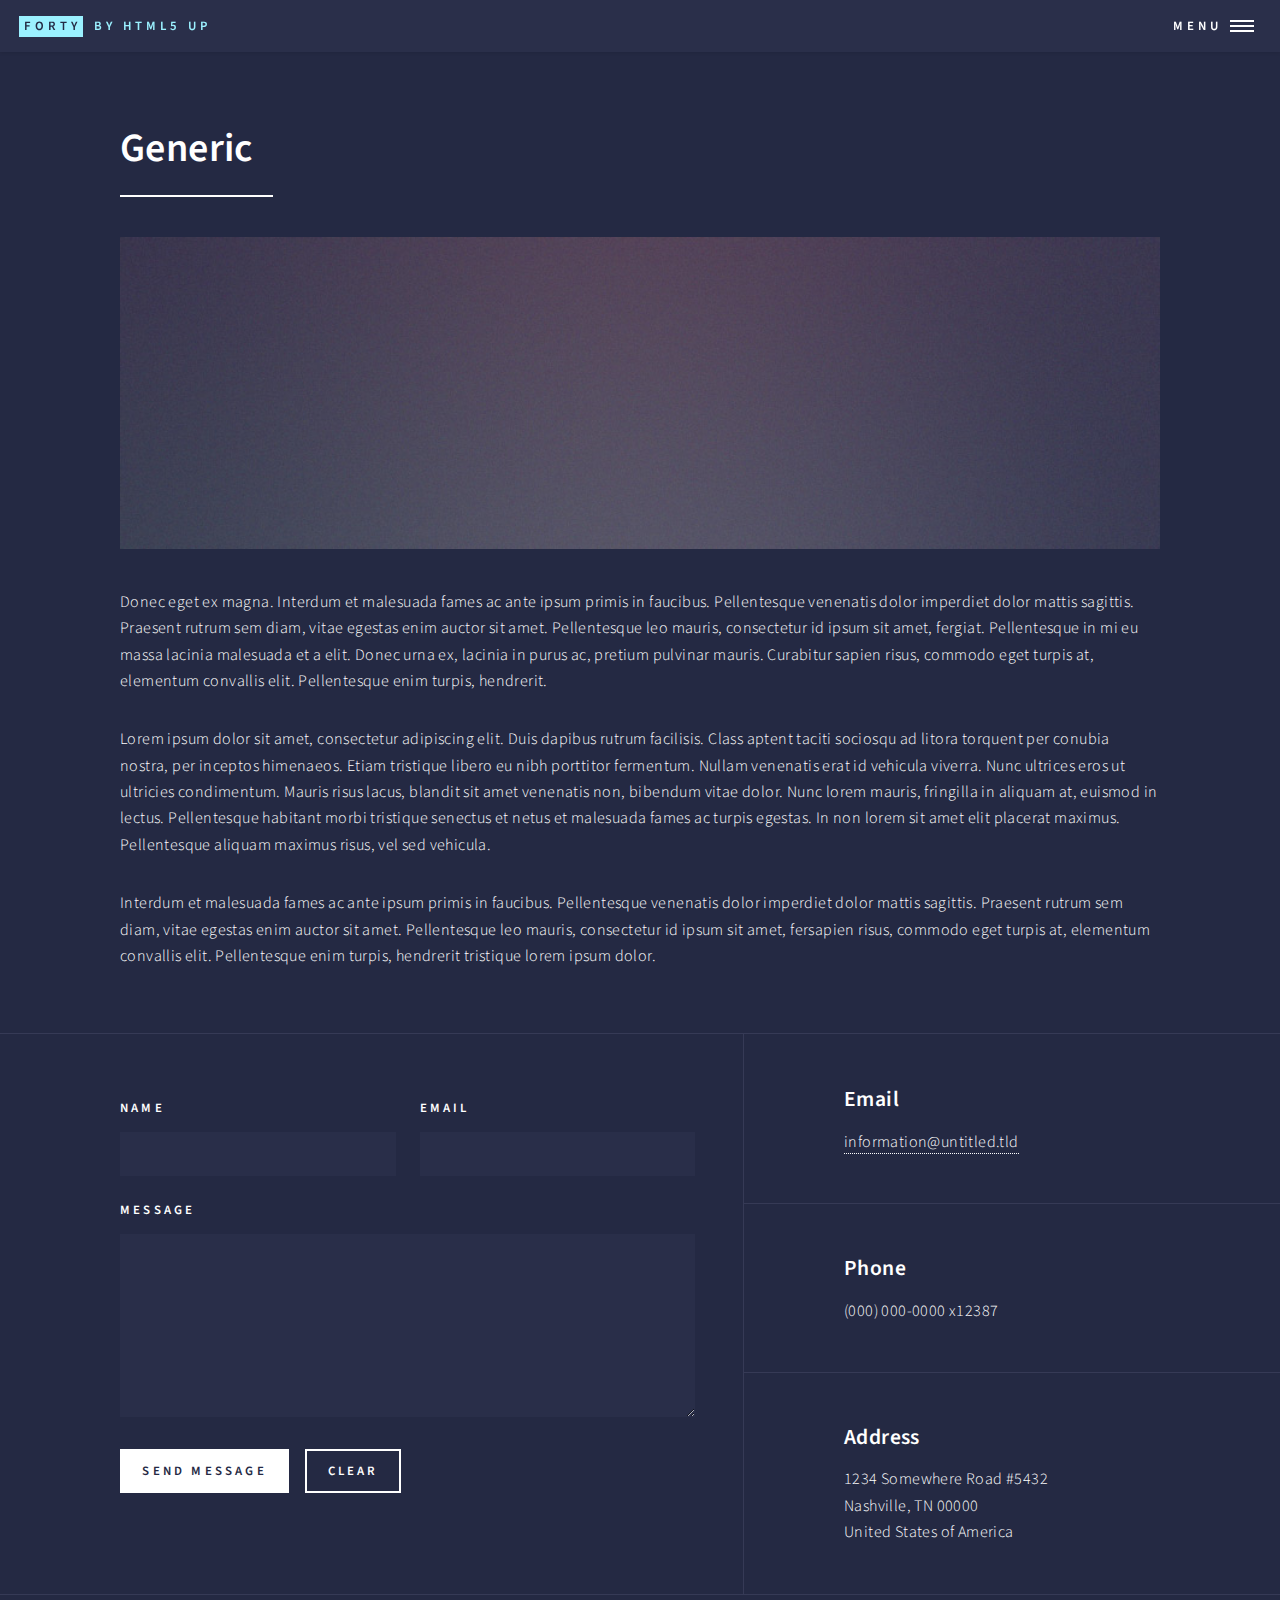
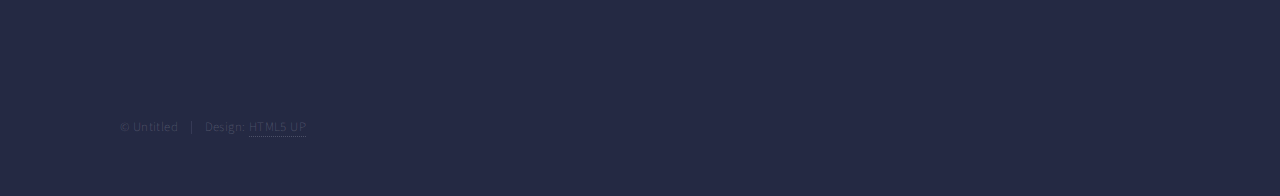
<file: fidget_spinner.html>
<!DOCTYPE HTML>
<!--
	Forty by HTML5 UP
	html5up.net | @ajlkn
	Free for personal and commercial use under the CCA 3.0 license (html5up.net/license)
-->
<html>
	<head>
		<title>Generic - Forty by HTML5 UP</title>
		<meta charset="utf-8" />
		<meta name="viewport" content="width=device-width, initial-scale=1, user-scalable=no" />
		<link rel="stylesheet" href="assets/css/main.css" />
		<noscript><link rel="stylesheet" href="assets/css/noscript.css" /></noscript>
	</head>
	<body class="is-preload">

		<!-- Wrapper -->
			<div id="wrapper">

				<!-- Header -->
					<header id="header">
						<a href="index.html" class="logo"><strong>Forty</strong> <span>by HTML5 UP</span></a>
						<nav>
							<a href="#menu">Menu</a>
						</nav>
					</header>

				<!-- Menu -->
					<nav id="menu">
						<ul class="links">
							<li><a href="index.html">Home</a></li>
							<li><a href="landing.html">Landing</a></li>
							<li><a href="generic.html">Generic</a></li>
							<li><a href="elements.html">Elements</a></li>
						</ul>
						<ul class="actions stacked">
							<li><a href="#" class="button primary fit">Get Started</a></li>
							<li><a href="#" class="button fit">Log In</a></li>
						</ul>
					</nav>

				<!-- Main -->
					<div id="main" class="alt">

						<!-- One -->
							<section id="one">
								<div class="inner">
									<header class="major">
										<h1>Generic</h1>
									</header>
									<span class="image main"><img src="images/pic11.jpg" alt="" /></span>
									<p>Donec eget ex magna. Interdum et malesuada fames ac ante ipsum primis in faucibus. Pellentesque venenatis dolor imperdiet dolor mattis sagittis. Praesent rutrum sem diam, vitae egestas enim auctor sit amet. Pellentesque leo mauris, consectetur id ipsum sit amet, fergiat. Pellentesque in mi eu massa lacinia malesuada et a elit. Donec urna ex, lacinia in purus ac, pretium pulvinar mauris. Curabitur sapien risus, commodo eget turpis at, elementum convallis elit. Pellentesque enim turpis, hendrerit.</p>
									<p>Lorem ipsum dolor sit amet, consectetur adipiscing elit. Duis dapibus rutrum facilisis. Class aptent taciti sociosqu ad litora torquent per conubia nostra, per inceptos himenaeos. Etiam tristique libero eu nibh porttitor fermentum. Nullam venenatis erat id vehicula viverra. Nunc ultrices eros ut ultricies condimentum. Mauris risus lacus, blandit sit amet venenatis non, bibendum vitae dolor. Nunc lorem mauris, fringilla in aliquam at, euismod in lectus. Pellentesque habitant morbi tristique senectus et netus et malesuada fames ac turpis egestas. In non lorem sit amet elit placerat maximus. Pellentesque aliquam maximus risus, vel sed vehicula.</p>
									<p>Interdum et malesuada fames ac ante ipsum primis in faucibus. Pellentesque venenatis dolor imperdiet dolor mattis sagittis. Praesent rutrum sem diam, vitae egestas enim auctor sit amet. Pellentesque leo mauris, consectetur id ipsum sit amet, fersapien risus, commodo eget turpis at, elementum convallis elit. Pellentesque enim turpis, hendrerit tristique lorem ipsum dolor.</p>
								</div>
							</section>

					</div>

				<!-- Contact -->
					<section id="contact">
						<div class="inner">
							<section>
								<form method="post" action="#">
									<div class="fields">
										<div class="field half">
											<label for="name">Name</label>
											<input type="text" name="name" id="name" />
										</div>
										<div class="field half">
											<label for="email">Email</label>
											<input type="text" name="email" id="email" />
										</div>
										<div class="field">
											<label for="message">Message</label>
											<textarea name="message" id="message" rows="6"></textarea>
										</div>
									</div>
									<ul class="actions">
										<li><input type="submit" value="Send Message" class="primary" /></li>
										<li><input type="reset" value="Clear" /></li>
									</ul>
								</form>
							</section>
							<section class="split">
								<section>
									<div class="contact-method">
										<span class="icon solid alt fa-envelope"></span>
										<h3>Email</h3>
										<a href="#">information@untitled.tld</a>
									</div>
								</section>
								<section>
									<div class="contact-method">
										<span class="icon solid alt fa-phone"></span>
										<h3>Phone</h3>
										<span>(000) 000-0000 x12387</span>
									</div>
								</section>
								<section>
									<div class="contact-method">
										<span class="icon solid alt fa-home"></span>
										<h3>Address</h3>
										<span>1234 Somewhere Road #5432<br />
										Nashville, TN 00000<br />
										United States of America</span>
									</div>
								</section>
							</section>
						</div>
					</section>

				<!-- Footer -->
					<footer id="footer">
						<div class="inner">
							<ul class="icons">
								<li><a href="#" class="icon brands alt fa-twitter"><span class="label">Twitter</span></a></li>
								<li><a href="#" class="icon brands alt fa-facebook-f"><span class="label">Facebook</span></a></li>
								<li><a href="#" class="icon brands alt fa-instagram"><span class="label">Instagram</span></a></li>
								<li><a href="#" class="icon brands alt fa-github"><span class="label">GitHub</span></a></li>
								<li><a href="#" class="icon brands alt fa-linkedin-in"><span class="label">LinkedIn</span></a></li>
							</ul>
							<ul class="copyright">
								<li>&copy; Untitled</li><li>Design: <a href="https://html5up.net">HTML5 UP</a></li>
							</ul>
						</div>
					</footer>

			</div>

		<!-- Scripts -->
			<script src="assets/js/jquery.min.js"></script>
			<script src="assets/js/jquery.scrolly.min.js"></script>
			<script src="assets/js/jquery.scrollex.min.js"></script>
			<script src="assets/js/browser.min.js"></script>
			<script src="assets/js/breakpoints.min.js"></script>
			<script src="assets/js/util.js"></script>
			<script src="assets/js/main.js"></script>

	</body>
</html>
</file>
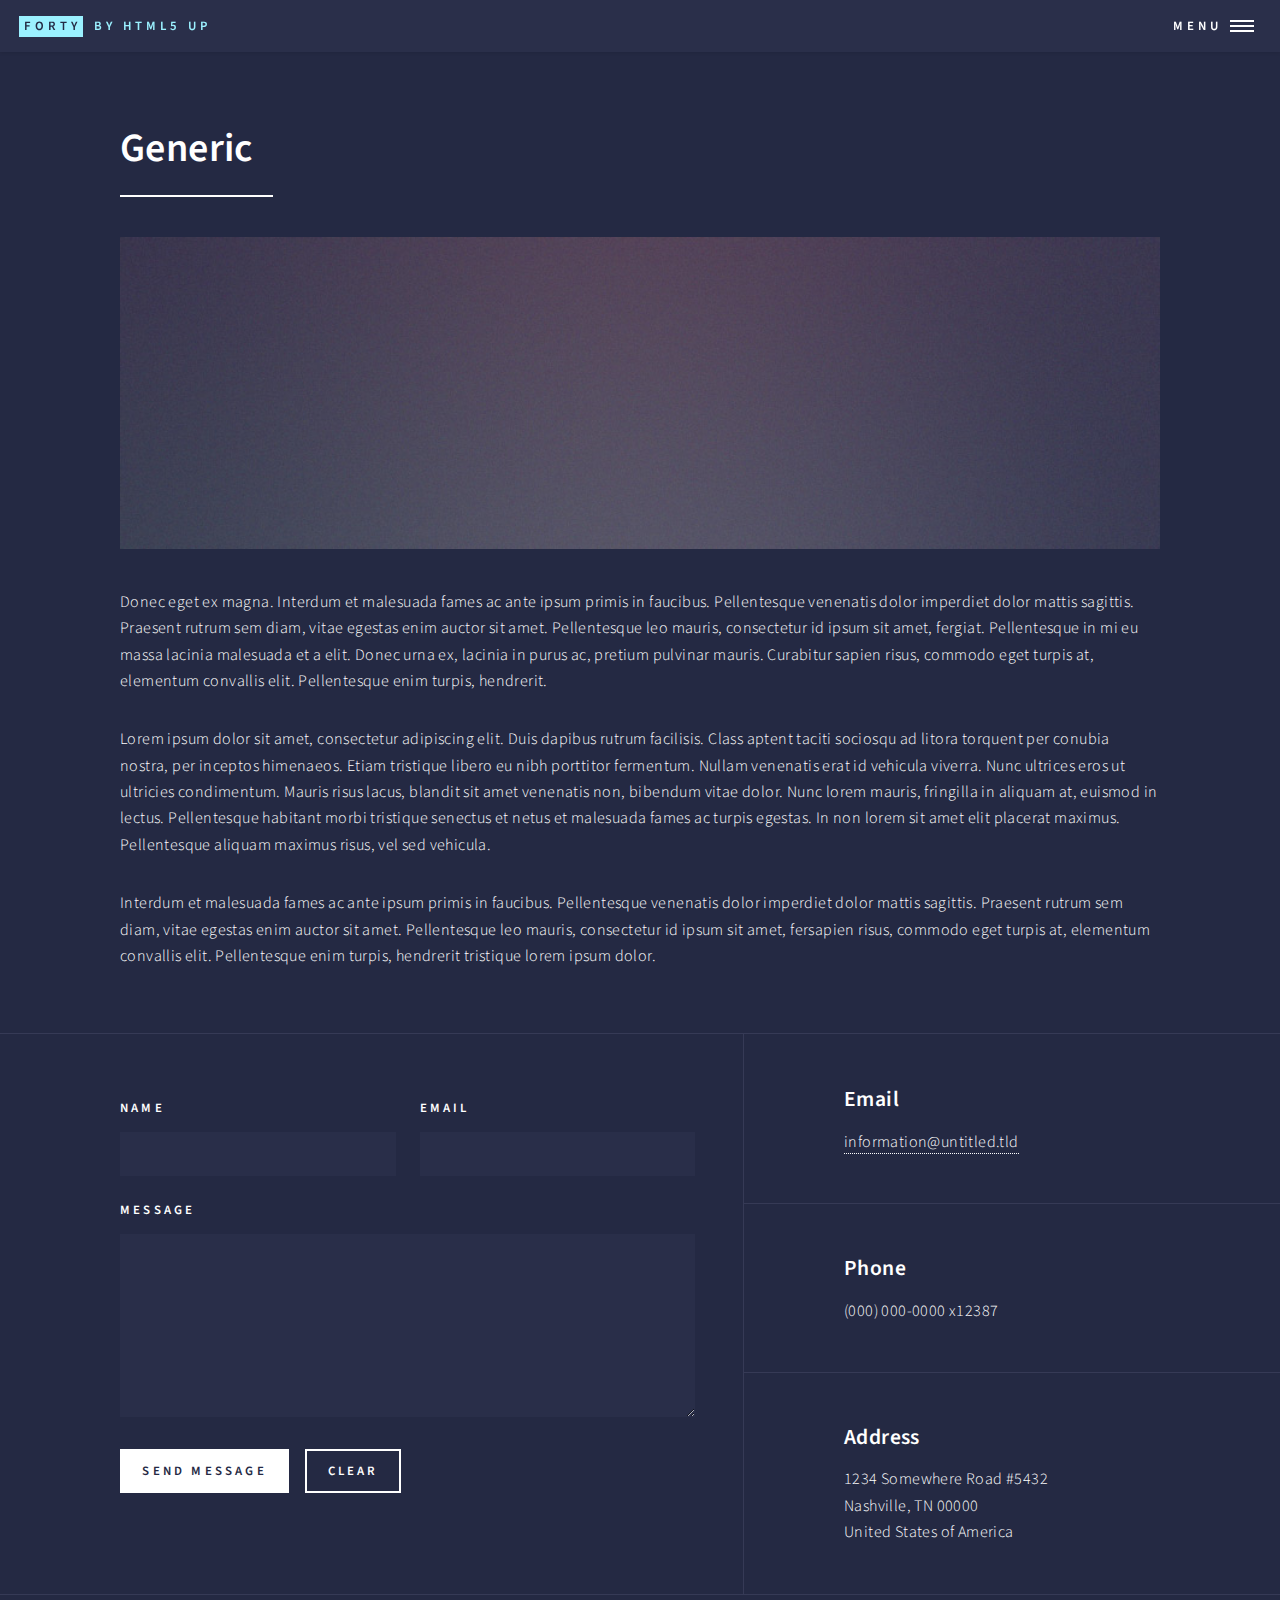
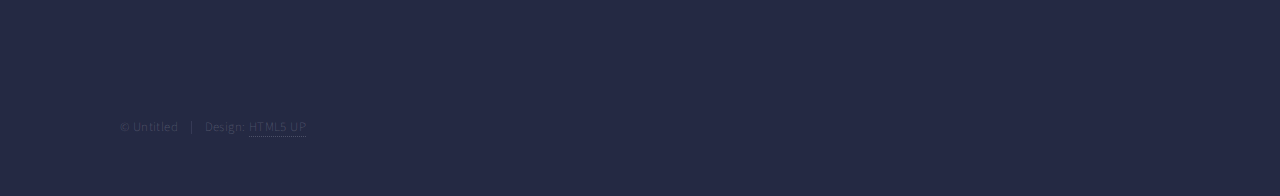
<file: generic.html>
<!DOCTYPE HTML>
<!--
	Forty by HTML5 UP
	html5up.net | @ajlkn
	Free for personal and commercial use under the CCA 3.0 license (html5up.net/license)
-->
<html>
	<head>
		<title>Generic - Forty by HTML5 UP</title>
		<meta charset="utf-8" />
		<meta name="viewport" content="width=device-width, initial-scale=1, user-scalable=no" />
		<link rel="stylesheet" href="assets/css/main.css" />
		<noscript><link rel="stylesheet" href="assets/css/noscript.css" /></noscript>
	</head>
	<body class="is-preload">

		<!-- Wrapper -->
			<div id="wrapper">

				<!-- Header -->
					<header id="header">
						<a href="index.html" class="logo"><strong>Forty</strong> <span>by HTML5 UP</span></a>
						<nav>
							<a href="#menu">Menu</a>
						</nav>
					</header>

				<!-- Menu -->
					<nav id="menu">
						<ul class="links">
							<li><a href="index.html">Home</a></li>
							<li><a href="landing.html">Landing</a></li>
							<li><a href="generic.html">Generic</a></li>
							<li><a href="elements.html">Elements</a></li>
						</ul>
						<ul class="actions stacked">
							<li><a href="#" class="button primary fit">Get Started</a></li>
							<li><a href="#" class="button fit">Log In</a></li>
						</ul>
					</nav>

				<!-- Main -->
					<div id="main" class="alt">

						<!-- One -->
							<section id="one">
								<div class="inner">
									<header class="major">
										<h1>Generic</h1>
									</header>
									<span class="image main"><img src="images/pic11.jpg" alt="" /></span>
									<p>Donec eget ex magna. Interdum et malesuada fames ac ante ipsum primis in faucibus. Pellentesque venenatis dolor imperdiet dolor mattis sagittis. Praesent rutrum sem diam, vitae egestas enim auctor sit amet. Pellentesque leo mauris, consectetur id ipsum sit amet, fergiat. Pellentesque in mi eu massa lacinia malesuada et a elit. Donec urna ex, lacinia in purus ac, pretium pulvinar mauris. Curabitur sapien risus, commodo eget turpis at, elementum convallis elit. Pellentesque enim turpis, hendrerit.</p>
									<p>Lorem ipsum dolor sit amet, consectetur adipiscing elit. Duis dapibus rutrum facilisis. Class aptent taciti sociosqu ad litora torquent per conubia nostra, per inceptos himenaeos. Etiam tristique libero eu nibh porttitor fermentum. Nullam venenatis erat id vehicula viverra. Nunc ultrices eros ut ultricies condimentum. Mauris risus lacus, blandit sit amet venenatis non, bibendum vitae dolor. Nunc lorem mauris, fringilla in aliquam at, euismod in lectus. Pellentesque habitant morbi tristique senectus et netus et malesuada fames ac turpis egestas. In non lorem sit amet elit placerat maximus. Pellentesque aliquam maximus risus, vel sed vehicula.</p>
									<p>Interdum et malesuada fames ac ante ipsum primis in faucibus. Pellentesque venenatis dolor imperdiet dolor mattis sagittis. Praesent rutrum sem diam, vitae egestas enim auctor sit amet. Pellentesque leo mauris, consectetur id ipsum sit amet, fersapien risus, commodo eget turpis at, elementum convallis elit. Pellentesque enim turpis, hendrerit tristique lorem ipsum dolor.</p>
								</div>
							</section>

					</div>

				<!-- Contact -->
					<section id="contact">
						<div class="inner">
							<section>
								<form method="post" action="#">
									<div class="fields">
										<div class="field half">
											<label for="name">Name</label>
											<input type="text" name="name" id="name" />
										</div>
										<div class="field half">
											<label for="email">Email</label>
											<input type="text" name="email" id="email" />
										</div>
										<div class="field">
											<label for="message">Message</label>
											<textarea name="message" id="message" rows="6"></textarea>
										</div>
									</div>
									<ul class="actions">
										<li><input type="submit" value="Send Message" class="primary" /></li>
										<li><input type="reset" value="Clear" /></li>
									</ul>
								</form>
							</section>
							<section class="split">
								<section>
									<div class="contact-method">
										<span class="icon solid alt fa-envelope"></span>
										<h3>Email</h3>
										<a href="#">information@untitled.tld</a>
									</div>
								</section>
								<section>
									<div class="contact-method">
										<span class="icon solid alt fa-phone"></span>
										<h3>Phone</h3>
										<span>(000) 000-0000 x12387</span>
									</div>
								</section>
								<section>
									<div class="contact-method">
										<span class="icon solid alt fa-home"></span>
										<h3>Address</h3>
										<span>1234 Somewhere Road #5432<br />
										Nashville, TN 00000<br />
										United States of America</span>
									</div>
								</section>
							</section>
						</div>
					</section>

				<!-- Footer -->
					<footer id="footer">
						<div class="inner">
							<ul class="icons">
								<li><a href="#" class="icon brands alt fa-twitter"><span class="label">Twitter</span></a></li>
								<li><a href="#" class="icon brands alt fa-facebook-f"><span class="label">Facebook</span></a></li>
								<li><a href="#" class="icon brands alt fa-instagram"><span class="label">Instagram</span></a></li>
								<li><a href="#" class="icon brands alt fa-github"><span class="label">GitHub</span></a></li>
								<li><a href="#" class="icon brands alt fa-linkedin-in"><span class="label">LinkedIn</span></a></li>
							</ul>
							<ul class="copyright">
								<li>&copy; Untitled</li><li>Design: <a href="https://html5up.net">HTML5 UP</a></li>
							</ul>
						</div>
					</footer>

			</div>

		<!-- Scripts -->
			<script src="assets/js/jquery.min.js"></script>
			<script src="assets/js/jquery.scrolly.min.js"></script>
			<script src="assets/js/jquery.scrollex.min.js"></script>
			<script src="assets/js/browser.min.js"></script>
			<script src="assets/js/breakpoints.min.js"></script>
			<script src="assets/js/util.js"></script>
			<script src="assets/js/main.js"></script>

	</body>
</html>
</file>
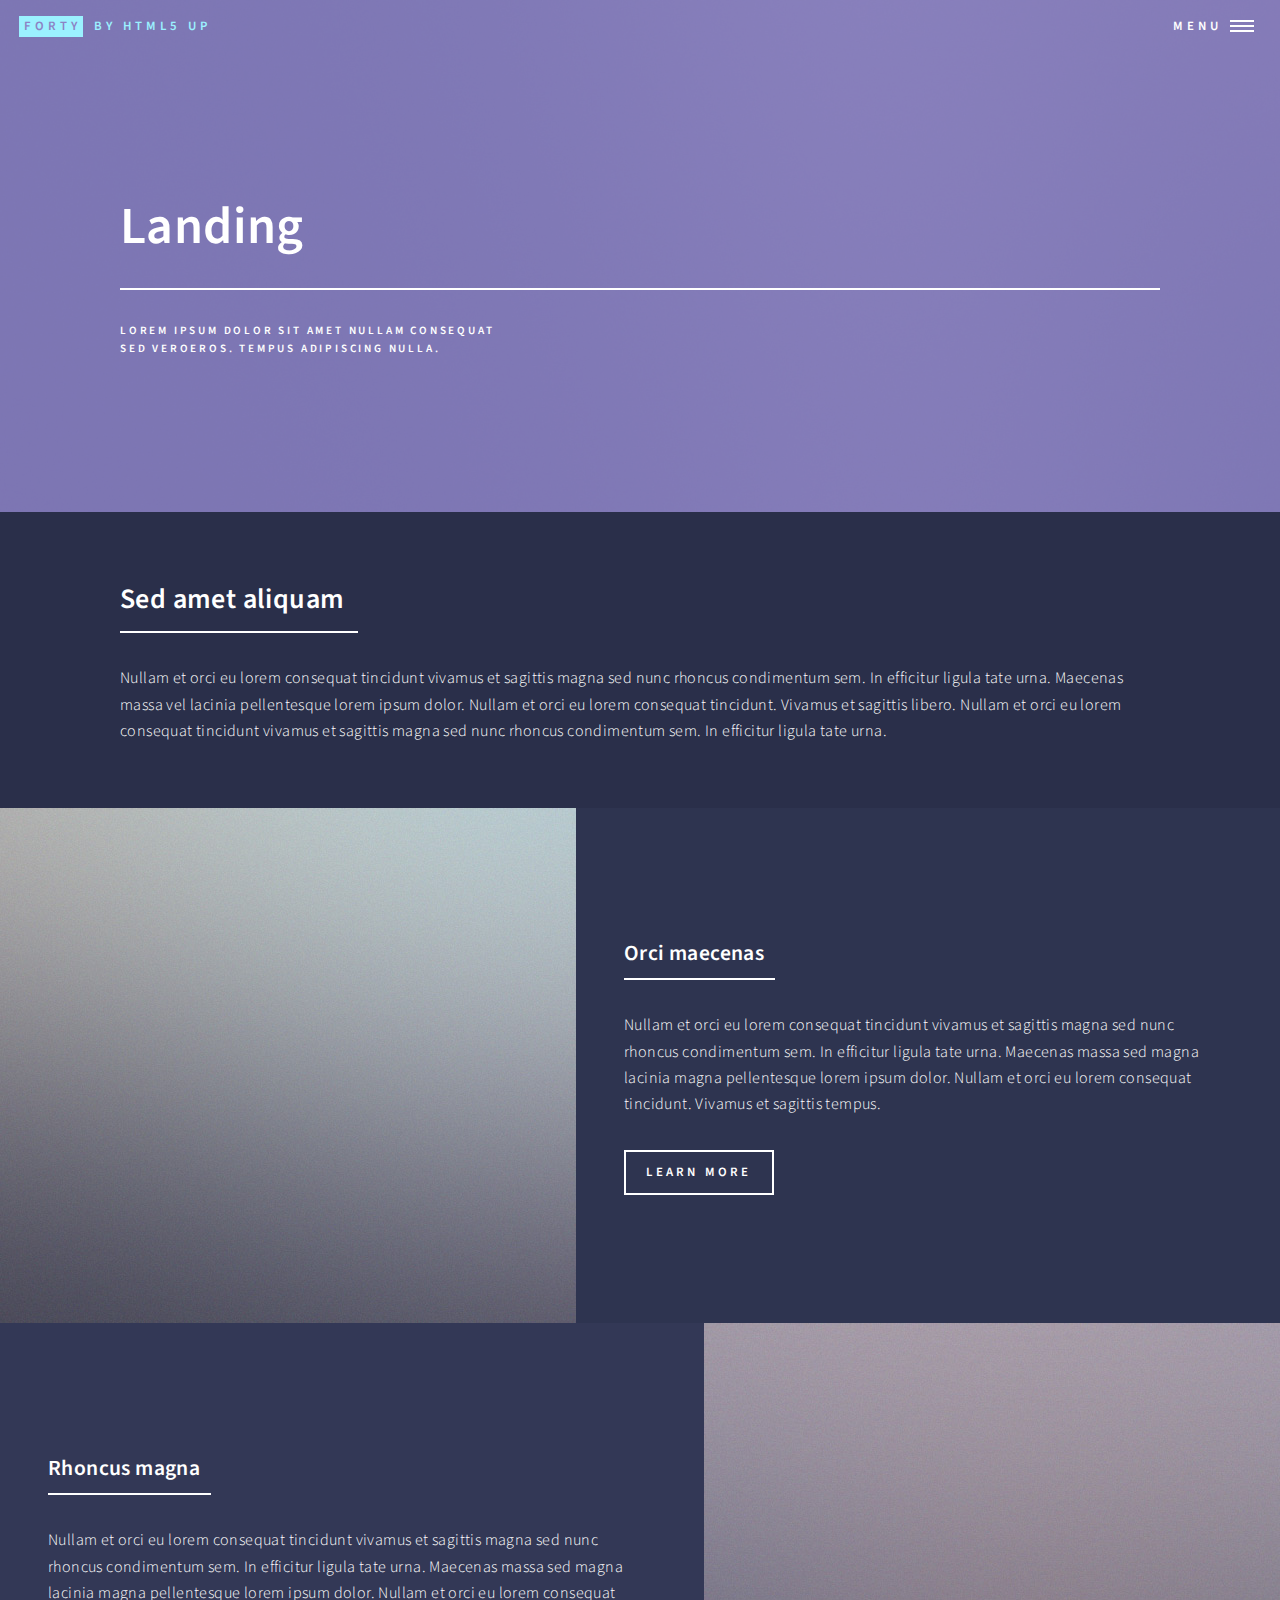
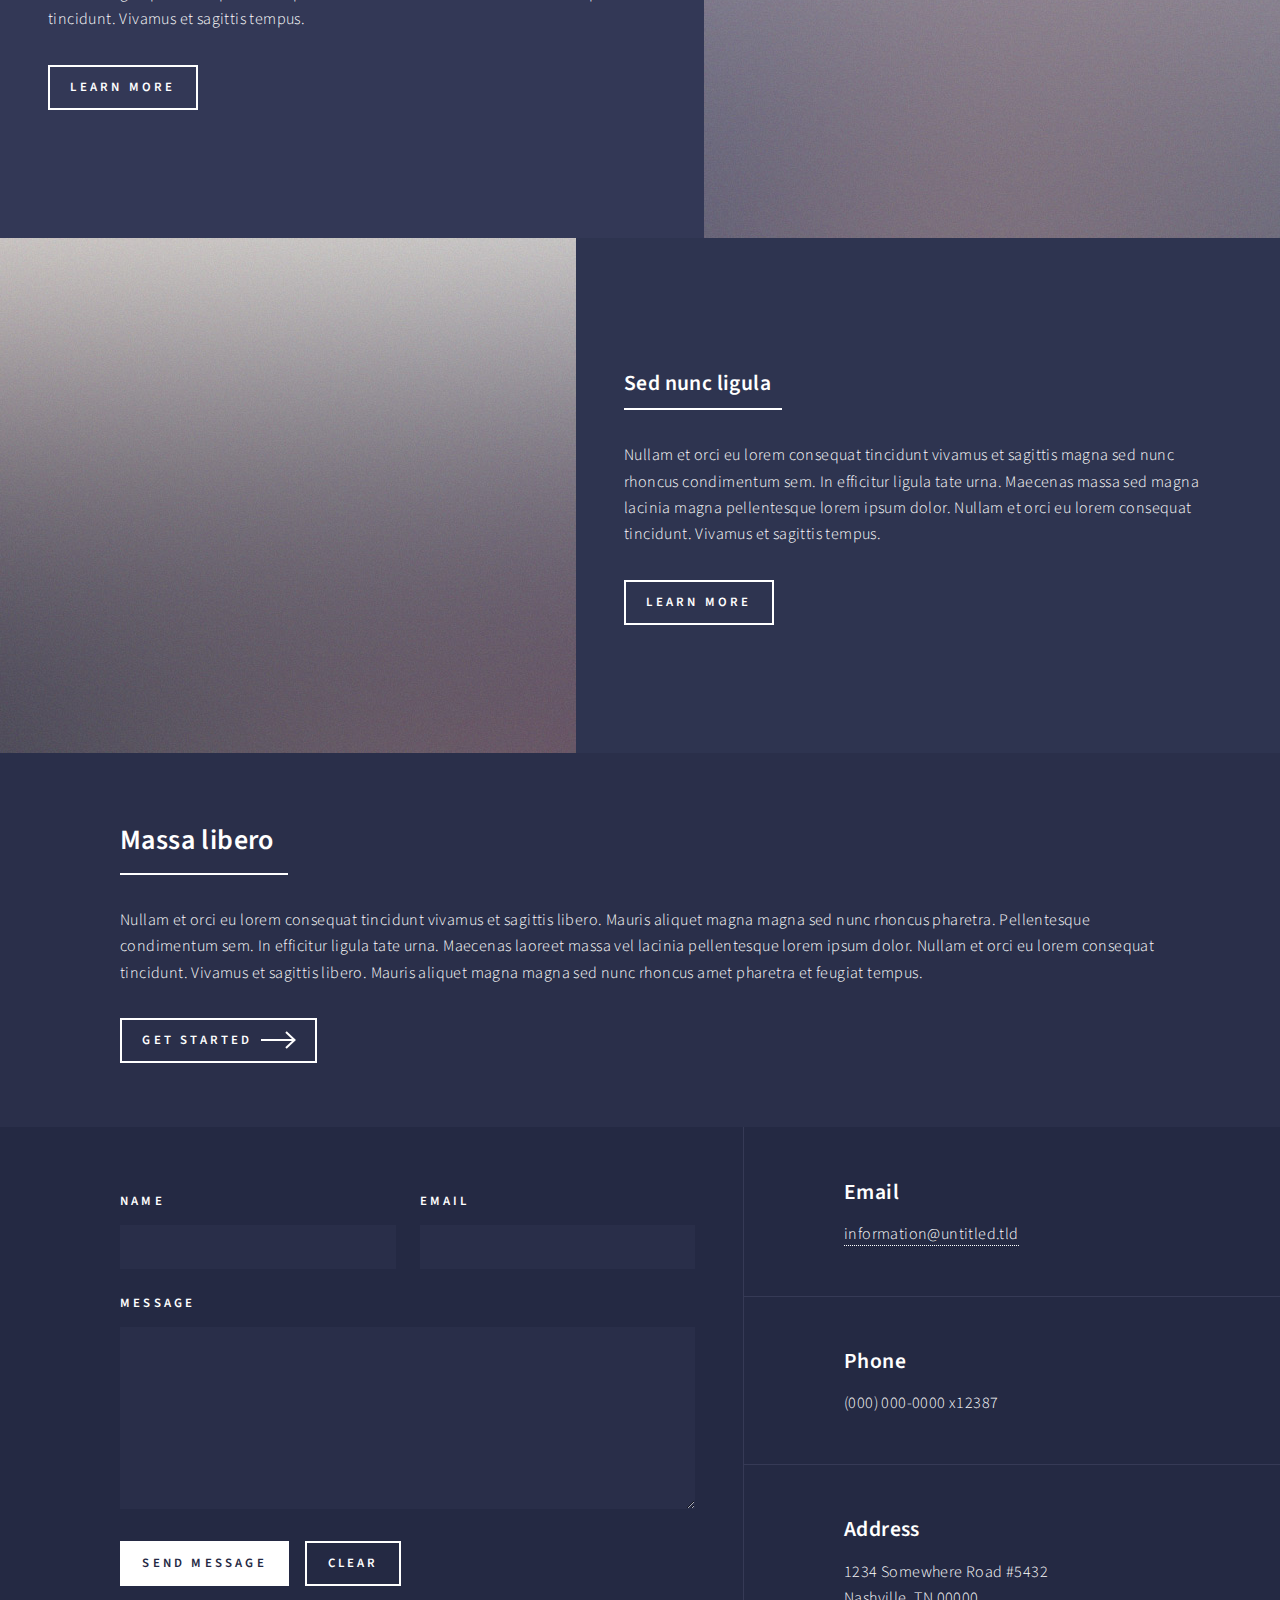
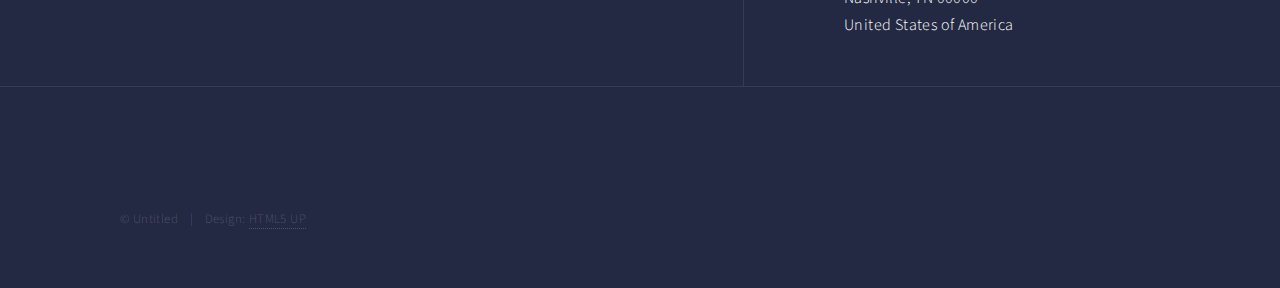
<file: landing.html>
<!DOCTYPE HTML>
<!--
	Forty by HTML5 UP
	html5up.net | @ajlkn
	Free for personal and commercial use under the CCA 3.0 license (html5up.net/license)
-->
<html>
	<head>
		<title>Landing - Forty by HTML5 UP</title>
		<meta charset="utf-8" />
		<meta name="viewport" content="width=device-width, initial-scale=1, user-scalable=no" />
		<link rel="stylesheet" href="assets/css/main.css" />
		<noscript><link rel="stylesheet" href="assets/css/noscript.css" /></noscript>
	</head>
	<body class="is-preload">

		<!-- Wrapper -->
			<div id="wrapper">

				<!-- Header -->
				<!-- Note: The "styleN" class below should match that of the banner element. -->
					<header id="header" class="alt style2">
						<a href="index.html" class="logo"><strong>Forty</strong> <span>by HTML5 UP</span></a>
						<nav>
							<a href="#menu">Menu</a>
						</nav>
					</header>

				<!-- Menu -->
					<nav id="menu">
						<ul class="links">
							<li><a href="index.html">Home</a></li>
							<li><a href="landing.html">Landing</a></li>
							<li><a href="generic.html">Generic</a></li>
							<li><a href="elements.html">Elements</a></li>
						</ul>
						<ul class="actions stacked">
							<li><a href="#" class="button primary fit">Get Started</a></li>
							<li><a href="#" class="button fit">Log In</a></li>
						</ul>
					</nav>

				<!-- Banner -->
				<!-- Note: The "styleN" class below should match that of the header element. -->
					<section id="banner" class="style2">
						<div class="inner">
							<span class="image">
								<img src="images/pic07.jpg" alt="" />
							</span>
							<header class="major">
								<h1>Landing</h1>
							</header>
							<div class="content">
								<p>Lorem ipsum dolor sit amet nullam consequat<br />
								sed veroeros. tempus adipiscing nulla.</p>
							</div>
						</div>
					</section>

				<!-- Main -->
					<div id="main">

						<!-- One -->
							<section id="one">
								<div class="inner">
									<header class="major">
										<h2>Sed amet aliquam</h2>
									</header>
									<p>Nullam et orci eu lorem consequat tincidunt vivamus et sagittis magna sed nunc rhoncus condimentum sem. In efficitur ligula tate urna. Maecenas massa vel lacinia pellentesque lorem ipsum dolor. Nullam et orci eu lorem consequat tincidunt. Vivamus et sagittis libero. Nullam et orci eu lorem consequat tincidunt vivamus et sagittis magna sed nunc rhoncus condimentum sem. In efficitur ligula tate urna.</p>
								</div>
							</section>

						<!-- Two -->
							<section id="two" class="spotlights">
								<section>
									<a href="generic.html" class="image">
										<img src="images/pic08.jpg" alt="" data-position="center center" />
									</a>
									<div class="content">
										<div class="inner">
											<header class="major">
												<h3>Orci maecenas</h3>
											</header>
											<p>Nullam et orci eu lorem consequat tincidunt vivamus et sagittis magna sed nunc rhoncus condimentum sem. In efficitur ligula tate urna. Maecenas massa sed magna lacinia magna pellentesque lorem ipsum dolor. Nullam et orci eu lorem consequat tincidunt. Vivamus et sagittis tempus.</p>
											<ul class="actions">
												<li><a href="generic.html" class="button">Learn more</a></li>
											</ul>
										</div>
									</div>
								</section>
								<section>
									<a href="generic.html" class="image">
										<img src="images/pic09.jpg" alt="" data-position="top center" />
									</a>
									<div class="content">
										<div class="inner">
											<header class="major">
												<h3>Rhoncus magna</h3>
											</header>
											<p>Nullam et orci eu lorem consequat tincidunt vivamus et sagittis magna sed nunc rhoncus condimentum sem. In efficitur ligula tate urna. Maecenas massa sed magna lacinia magna pellentesque lorem ipsum dolor. Nullam et orci eu lorem consequat tincidunt. Vivamus et sagittis tempus.</p>
											<ul class="actions">
												<li><a href="generic.html" class="button">Learn more</a></li>
											</ul>
										</div>
									</div>
								</section>
								<section>
									<a href="generic.html" class="image">
										<img src="images/pic10.jpg" alt="" data-position="25% 25%" />
									</a>
									<div class="content">
										<div class="inner">
											<header class="major">
												<h3>Sed nunc ligula</h3>
											</header>
											<p>Nullam et orci eu lorem consequat tincidunt vivamus et sagittis magna sed nunc rhoncus condimentum sem. In efficitur ligula tate urna. Maecenas massa sed magna lacinia magna pellentesque lorem ipsum dolor. Nullam et orci eu lorem consequat tincidunt. Vivamus et sagittis tempus.</p>
											<ul class="actions">
												<li><a href="generic.html" class="button">Learn more</a></li>
											</ul>
										</div>
									</div>
								</section>
							</section>

						<!-- Three -->
							<section id="three">
								<div class="inner">
									<header class="major">
										<h2>Massa libero</h2>
									</header>
									<p>Nullam et orci eu lorem consequat tincidunt vivamus et sagittis libero. Mauris aliquet magna magna sed nunc rhoncus pharetra. Pellentesque condimentum sem. In efficitur ligula tate urna. Maecenas laoreet massa vel lacinia pellentesque lorem ipsum dolor. Nullam et orci eu lorem consequat tincidunt. Vivamus et sagittis libero. Mauris aliquet magna magna sed nunc rhoncus amet pharetra et feugiat tempus.</p>
									<ul class="actions">
										<li><a href="generic.html" class="button next">Get Started</a></li>
									</ul>
								</div>
							</section>

					</div>

				<!-- Contact -->
					<section id="contact">
						<div class="inner">
							<section>
								<form method="post" action="#">
									<div class="fields">
										<div class="field half">
											<label for="name">Name</label>
											<input type="text" name="name" id="name" />
										</div>
										<div class="field half">
											<label for="email">Email</label>
											<input type="text" name="email" id="email" />
										</div>
										<div class="field">
											<label for="message">Message</label>
											<textarea name="message" id="message" rows="6"></textarea>
										</div>
									</div>
									<ul class="actions">
										<li><input type="submit" value="Send Message" class="primary" /></li>
										<li><input type="reset" value="Clear" /></li>
									</ul>
								</form>
							</section>
							<section class="split">
								<section>
									<div class="contact-method">
										<span class="icon solid alt fa-envelope"></span>
										<h3>Email</h3>
										<a href="#">information@untitled.tld</a>
									</div>
								</section>
								<section>
									<div class="contact-method">
										<span class="icon solid alt fa-phone"></span>
										<h3>Phone</h3>
										<span>(000) 000-0000 x12387</span>
									</div>
								</section>
								<section>
									<div class="contact-method">
										<span class="icon solid alt fa-home"></span>
										<h3>Address</h3>
										<span>1234 Somewhere Road #5432<br />
										Nashville, TN 00000<br />
										United States of America</span>
									</div>
								</section>
							</section>
						</div>
					</section>

				<!-- Footer -->
					<footer id="footer">
						<div class="inner">
							<ul class="icons">
								<li><a href="#" class="icon brands alt fa-twitter"><span class="label">Twitter</span></a></li>
								<li><a href="#" class="icon brands alt fa-facebook-f"><span class="label">Facebook</span></a></li>
								<li><a href="#" class="icon brands alt fa-instagram"><span class="label">Instagram</span></a></li>
								<li><a href="#" class="icon brands alt fa-github"><span class="label">GitHub</span></a></li>
								<li><a href="#" class="icon brands alt fa-linkedin-in"><span class="label">LinkedIn</span></a></li>
							</ul>
							<ul class="copyright">
								<li>&copy; Untitled</li><li>Design: <a href="https://html5up.net">HTML5 UP</a></li>
							</ul>
						</div>
					</footer>

			</div>

		<!-- Scripts -->
			<script src="assets/js/jquery.min.js"></script>
			<script src="assets/js/jquery.scrolly.min.js"></script>
			<script src="assets/js/jquery.scrollex.min.js"></script>
			<script src="assets/js/browser.min.js"></script>
			<script src="assets/js/breakpoints.min.js"></script>
			<script src="assets/js/util.js"></script>
			<script src="assets/js/main.js"></script>

	</body>
</html>
</file>
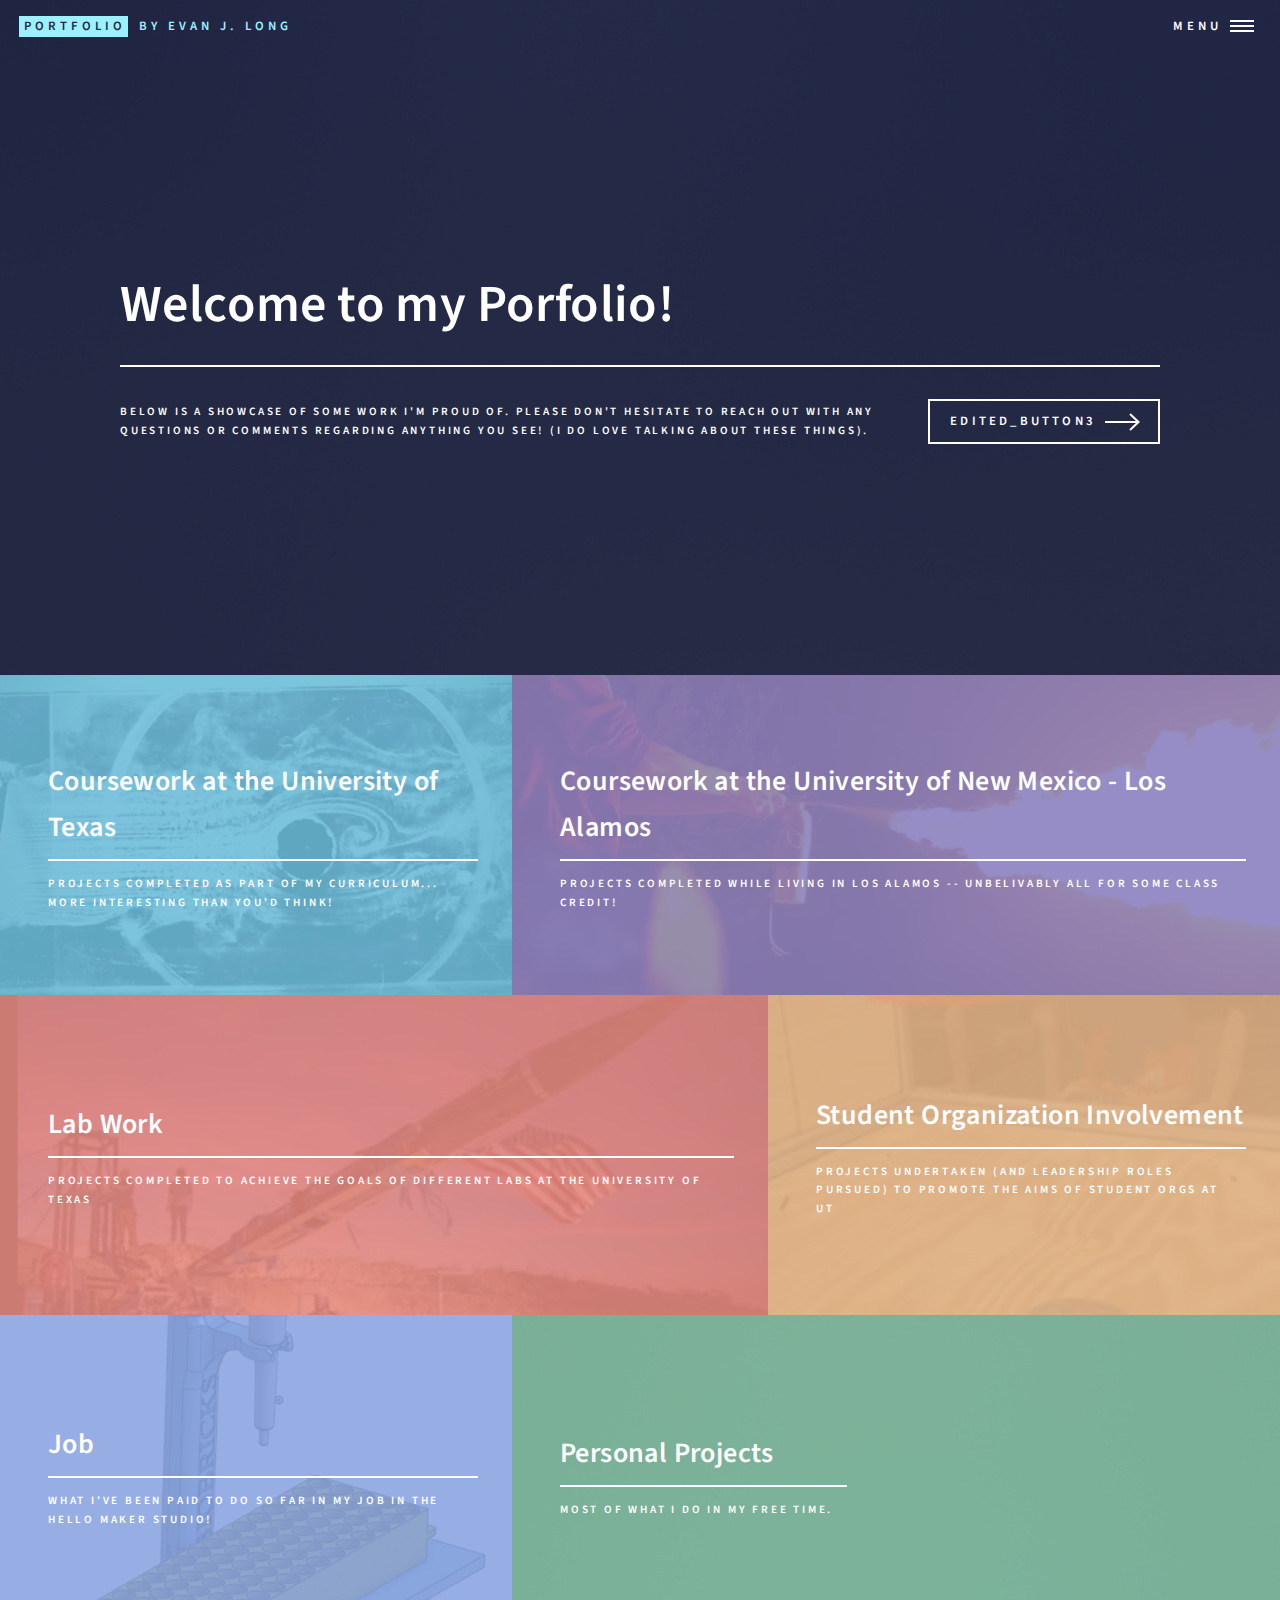
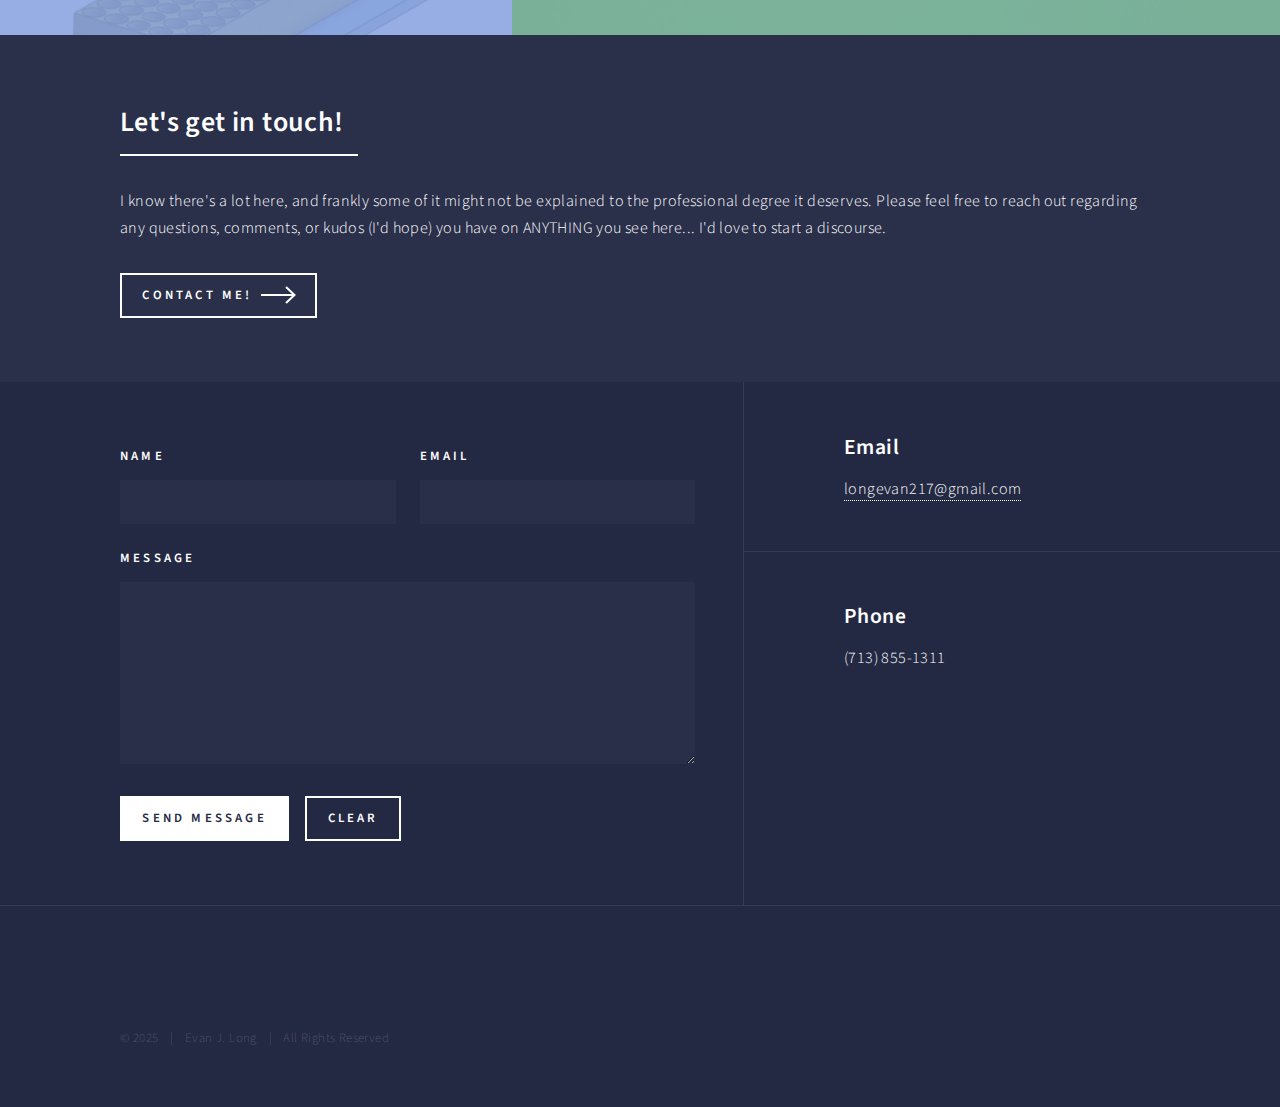
<file: portfolio.html>
<!DOCTYPE HTML>
<!--
	Forty by HTML5 UP
	html5up.net | @ajlkn
	Free for personal and commercial use under the CCA 3.0 license (html5up.net/license)
-->
<html>
	<head>
		<title>Evan J. Long</title>
		<meta charset="utf-8" />
		<meta name="viewport" content="width=device-width, initial-scale=1, user-scalable=no" />
		<link rel="stylesheet" href="assets/css/main.css" />
		<noscript><link rel="stylesheet" href="assets/css/noscript.css" /></noscript>
	</head>
	<body class="is-preload">

		<!-- Wrapper -->
			<div id="wrapper">

				<!-- Header -->
					<header id="header" class="alt">
						<a href="index.html" class="logo"><strong>Portfolio</strong> <span>by Evan J. Long</span></a>
						<nav>
							<a href="#menu">Menu</a>
						</nav>
					</header>

				<!-- Menu -->
					<nav id="menu">
						<ul class="links">
							<li><a href="index.html">Home</a></li>
							<li><a href="portfolio.html">Projects</a></li>
							<li><a href="blog.html">Blog</a></li>
							<li><a href="contact.html">Contact</a></li>
						</ul>
						<ul class="actions stacked">
							<li><a href="contact.html" class="button primary fit">Report an Issue</a></li>
						</ul>
					</nav>

				<!-- Banner -->
					<section id="banner" class="major">
						<div class="inner">
							<header class="major">
								<h1>Welcome to my Porfolio!</h1>
							</header>
							<div class="content">
								<p>Below is a showcase of some work I'm proud of. Please don't hesitate to reach out with any questions or comments
								regarding anything you see! (I do love talking about these things).</p>
								<ul class="actions">
									<li><a href="#one" class="button next scrolly">edited_button3</a></li>
								</ul>
							</div>
						</div>
					</section>

				<!-- Main -->
					<div id="main">

						<!-- One -->
							<section id="one" class="tiles">
								<article>
									<span class="image">
										<img src="ME_other/cover_ME.png" alt="High Contrast Flow Visualization around a cylinder in a wind tunnel " />
									</span>
									<header class="major">
										<h3><a href="utexas.html" class="link">Coursework at the University of Texas</a></h3>
										<p>Projects completed as part of my curriculum... more interesting than you'd think!</p>
									</header>
								</article>
								<article>
									<span class="image">
										<img src="UNM_other/flamey_cover.jpg" alt="Flamethrower for a high school English Project" />
									</span>
									<header class="major">
										<h3><a href="unm.html" class="link">Coursework at the University of New Mexico - Los Alamos</a></h3>
										<p>Projects completed while living in Los Alamos -- unbelivably all for some class credit!</p>
									</header>
								</article>
								<article>
									<span class="image">
										<img src="trel/pointed_rocket.jpg" alt="" />
									</span>
									<header class="major">
										<h3><a href="labs.html" class="link">Lab Work</a></h3>
										<p>Projects completed to achieve the goals of different Labs at the University of Texas</p>
									</header>
								</article>
								<article>
									<span class="image">
										<img src="goomba_smack.jpg" alt="" />
									</span>
									<header class="major">
										<h3><a href="orgs.html" class="link">Student Organization Involvement</a></h3>
										<p>Projects undertaken (and leadership roles pursued) to promote the aims of student orgs at UT</p>
									</header>
								</article>
								<article>
									<span class="image">
										<img src="makerspace/pipetteholder_CAD.png" alt="" />
									</span>
									<header class="major">
										<h3><a href="makerspace.html" class="link">Job</a></h3>
										<p>What I've been paid to do so far in my job in the Hello Maker Studio!</p>
									</header>
								</article>
								<article>
									<span class="image">
										<img src="images/pic06.jpg" alt="" />
									</span>
									<header class="major">
										<h3><a href="landing.html" class="link">Personal Projects</a></h3>
										<p>Most of what I do in my free time.</p>
									</header>
								</article>
							</section>

						<!-- Two -->
							<section id="two">
								<div class="inner">
									<header class="major">
										<h2>Let's get in touch!</h2>
									</header>
									<p>I know there's a lot here, and frankly some of it might not be explained to the professional degree it deserves. 
										Please feel free to reach out regarding any questions, comments, or kudos (I'd hope) you have on ANYTHING you see here... 
										I'd love to start a discourse.</p>
									<ul class="actions">
										<li><a href="contact.html" class="button next">Contact Me!</a></li>
									</ul>
								</div>
							</section>

					</div>


				<!-- Contact -->
					<section id="contact">
						<div class="inner">
							<section>
								<form method="post" action="#">
									<div class="fields">
										<div class="field half">
											<label for="name">Name</label>
											<input type="text" name="name" id="name" />
										</div>
										<div class="field half">
											<label for="email">Email</label>
											<input type="text" name="email" id="email" />
										</div>
										<div class="field">
											<label for="message">Message</label>
											<textarea name="message" id="message" rows="6"></textarea>
										</div>
									</div>
									<ul class="actions">
										<li><input type="submit" value="Send Message" class="primary" /></li>
										<li><input type="reset" value="Clear" /></li>
									</ul>
								</form>
							</section>
							<section class="split">
								<section>
									<div class="contact-method">
										<span class="icon solid alt fa-envelope"></span>
										<h3>Email</h3>
										<a href="longevan217@gmail.com">longevan217@gmail.com</a>
									</div>
								</section>
								<section>
									<div class="contact-method">
										<span class="icon solid alt fa-phone"></span>
										<h3>Phone</h3>
										<span>(713) 855-1311</span>
									</div>
								</section>
							</section>
						</div>
					</section>

				<!-- Footer -->
					<footer id="footer">
						<div class="inner">
							<ul class="icons">
								<li><a href="#" class="icon brands alt fa-instagram"><span class="label">Instagram</span></a></li>
								<li><a href="#" class="icon brands alt fa-github"><span class="label">GitHub</span></a></li>
								<li><a href="#" class="icon brands alt fa-linkedin-in"><span class="label">LinkedIn</span></a></li>
							</ul>
							<ul class="copyright">
								<li>&copy; 2025</li><li>Evan J. Long</li><li>All Rights Reserved</li>
							</ul>
						</div>
					</footer>

			</div>

		<!-- Scripts -->
			<script src="assets/js/jquery.min.js"></script>
			<script src="assets/js/jquery.scrolly.min.js"></script>
			<script src="assets/js/jquery.scrollex.min.js"></script>
			<script src="assets/js/browser.min.js"></script>
			<script src="assets/js/breakpoints.min.js"></script>
			<script src="assets/js/util.js"></script>
			<script src="assets/js/main.js"></script>

	</body>

</html>
</file>
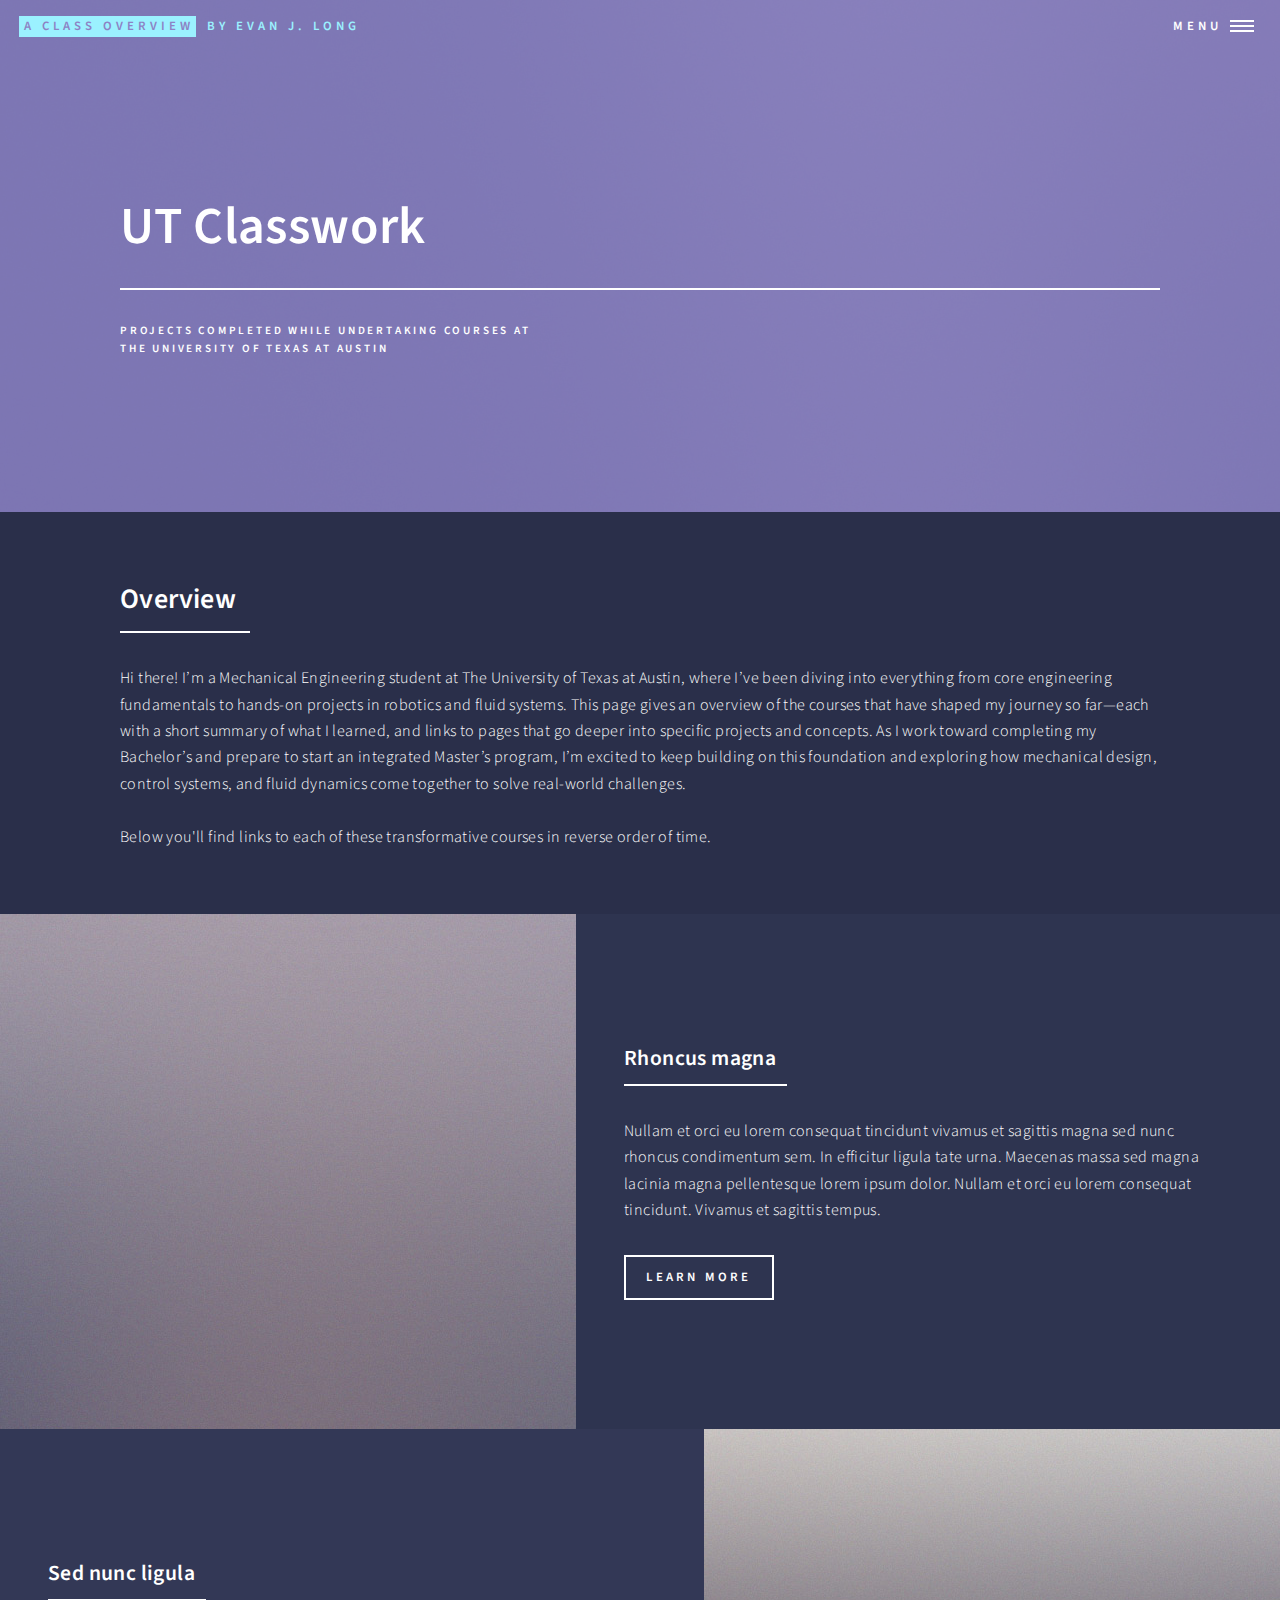
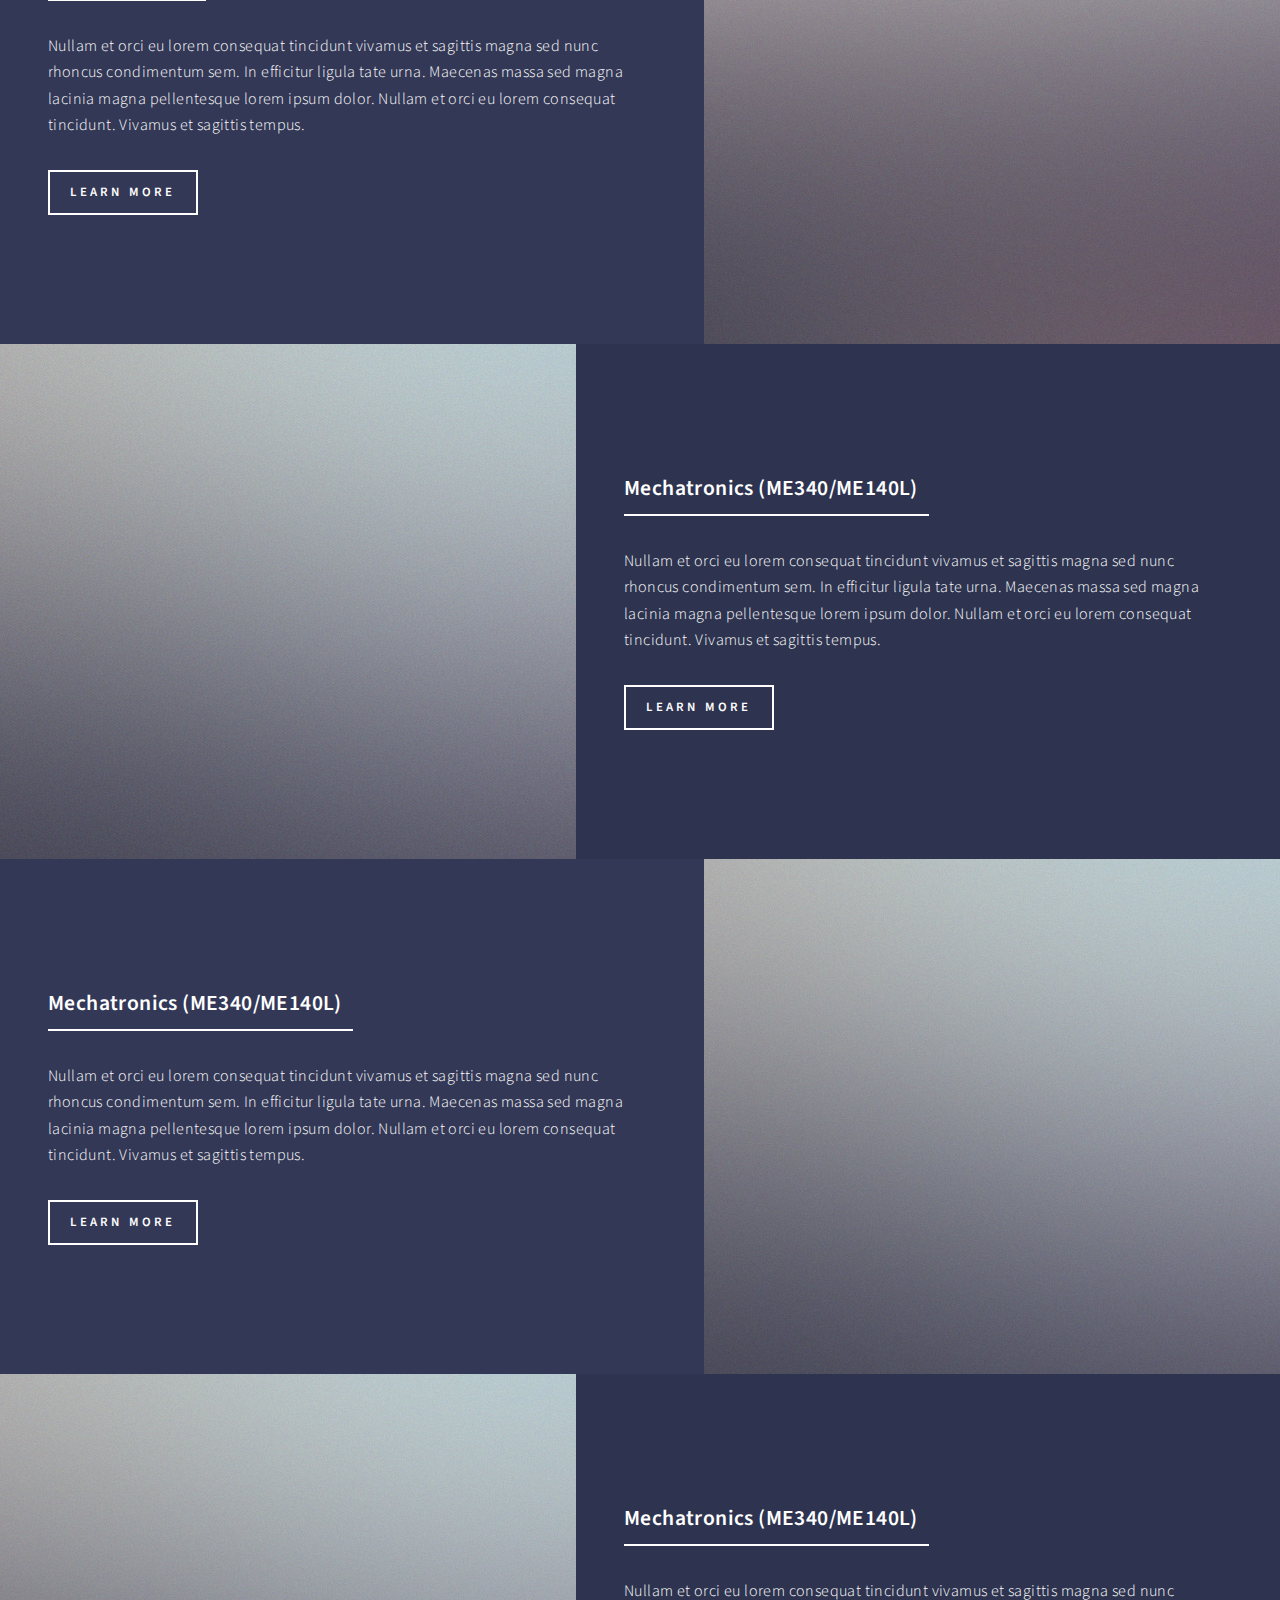
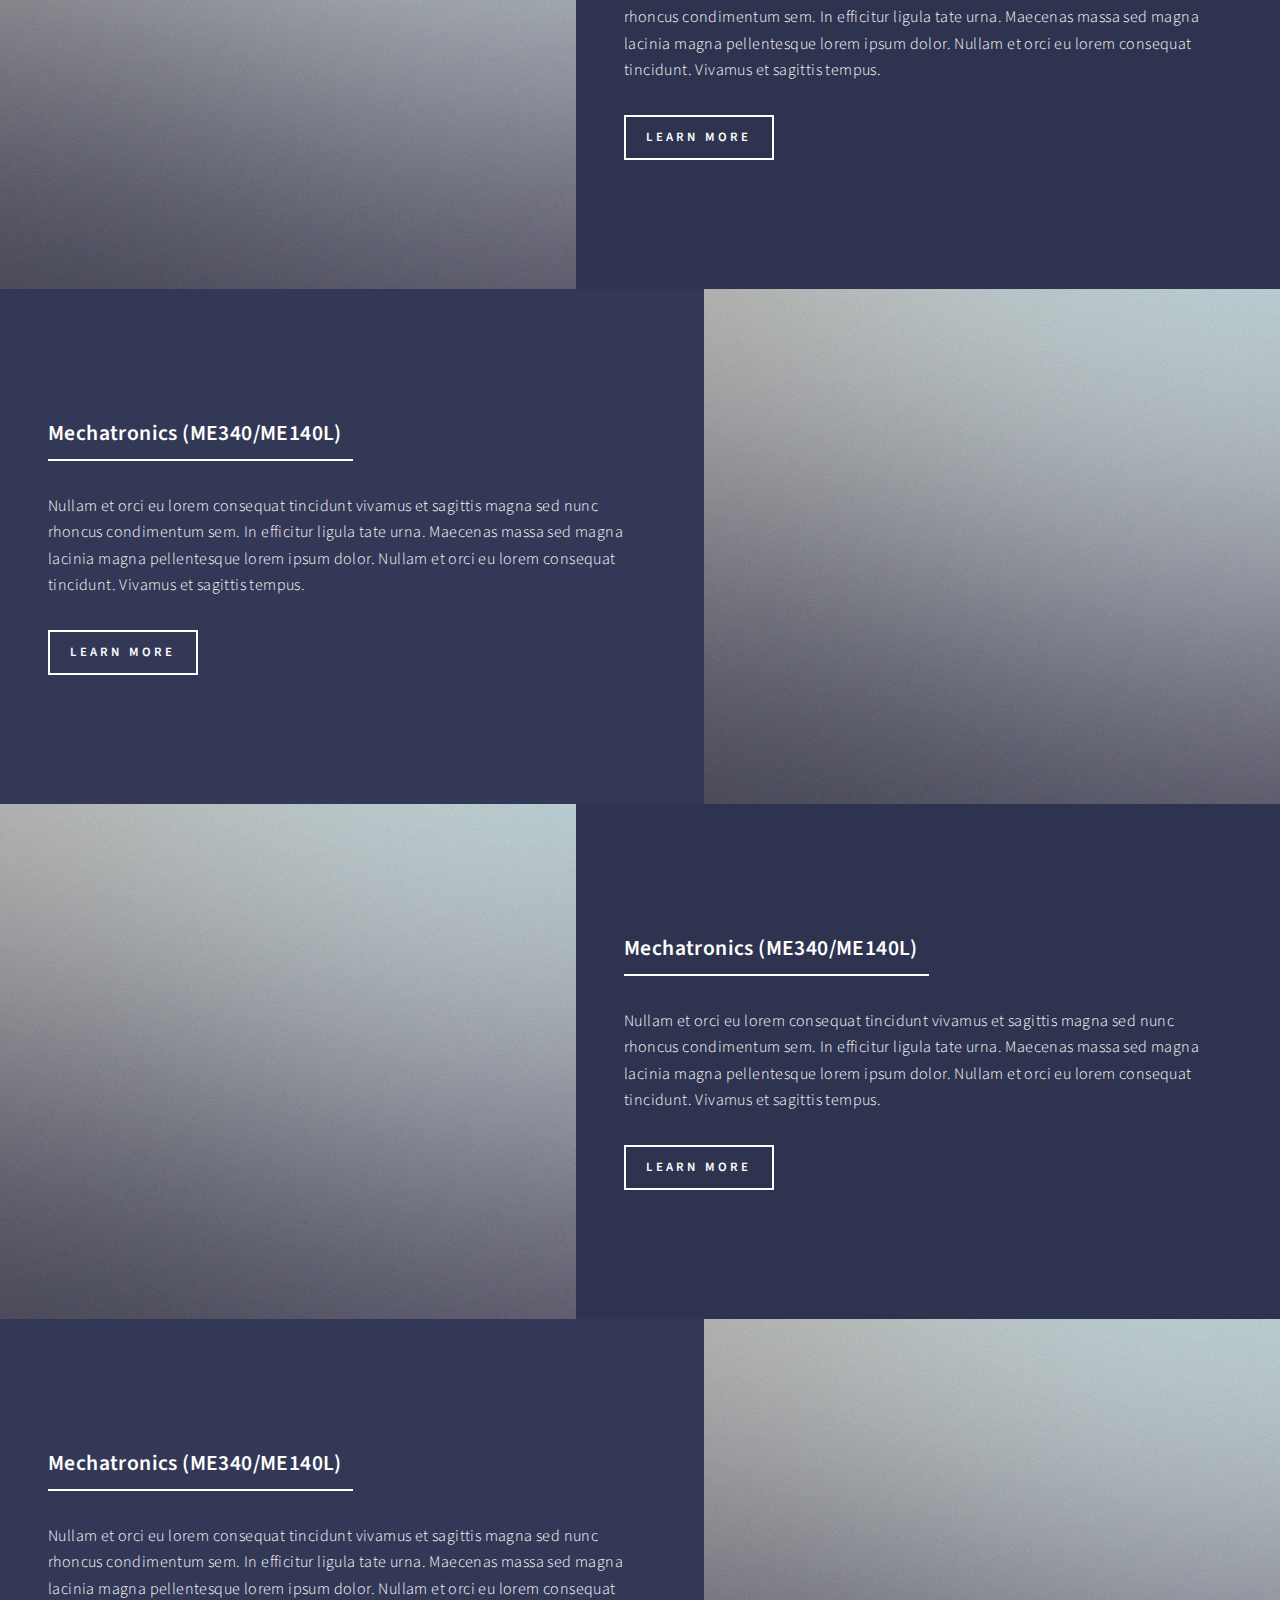
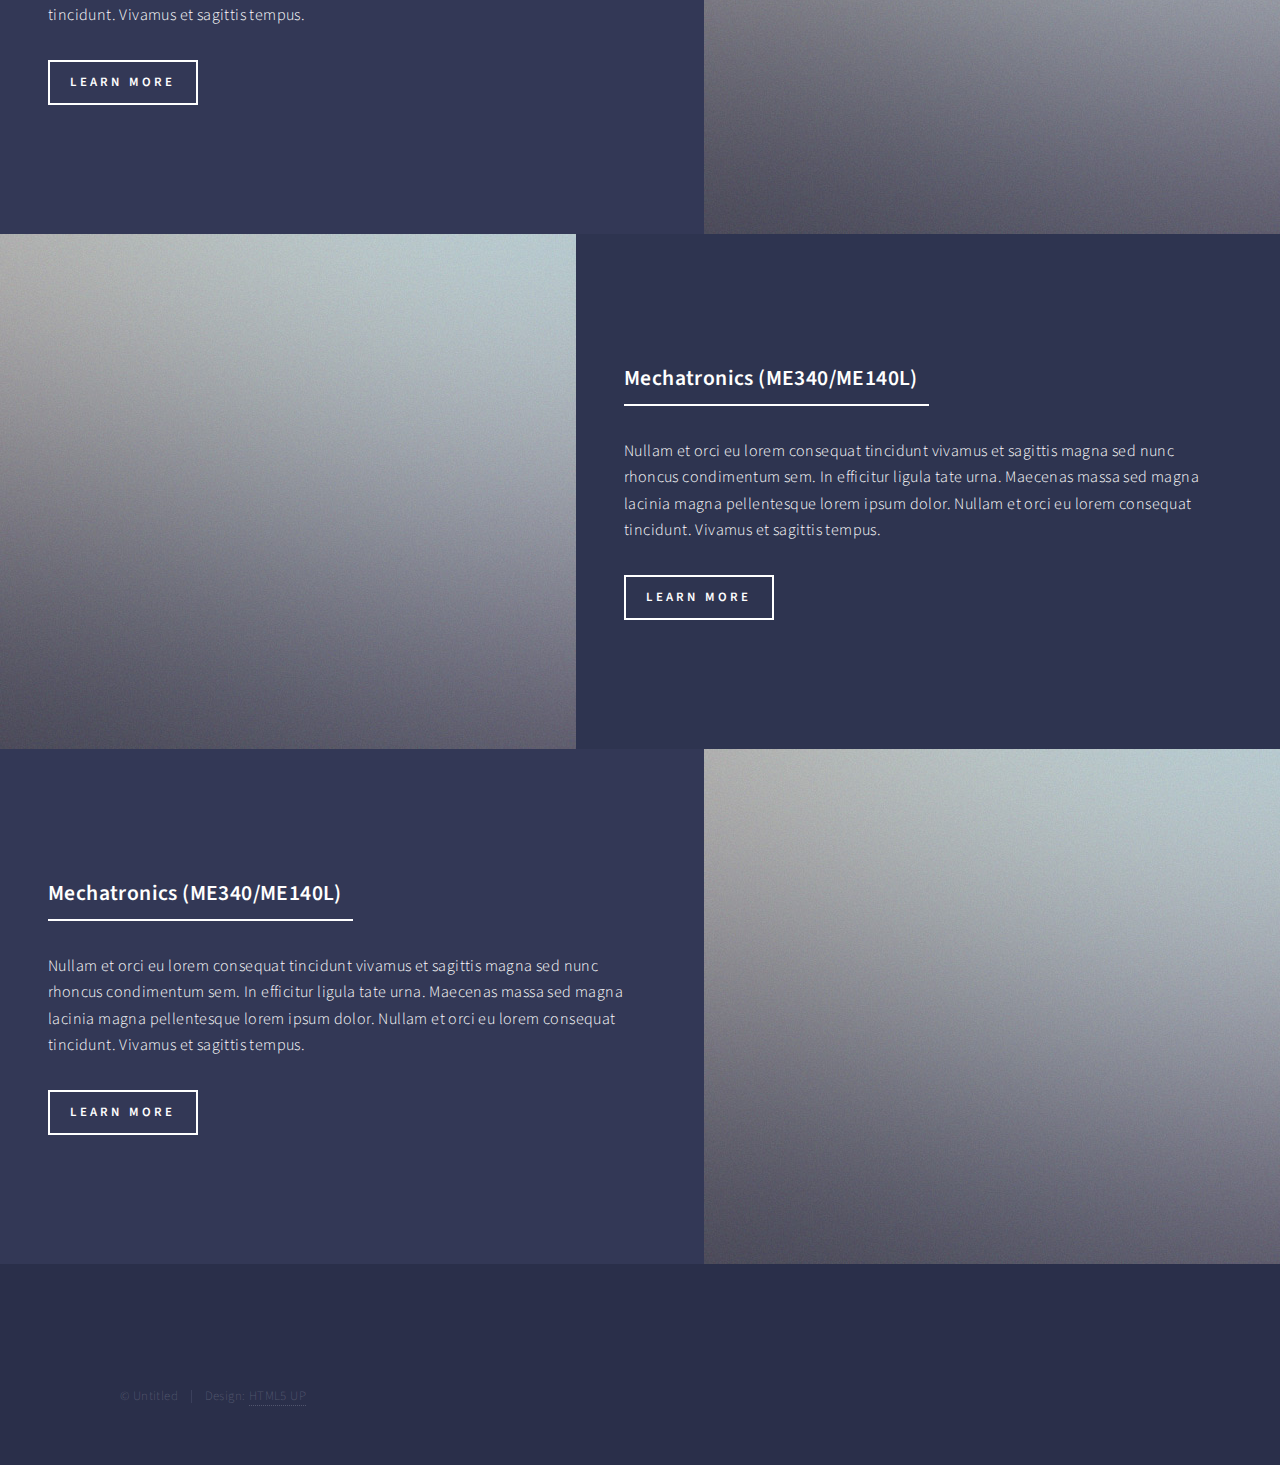
<file: utexas.html>
<!DOCTYPE HTML>
<!--
	Forty by HTML5 UP
	html5up.net | @ajlkn
	Free for personal and commercial use under the CCA 3.0 license (html5up.net/license)
-->
<html>
	<head>
		<title>Evan J. Long</title>
		<meta charset="utf-8" />
		<meta name="viewport" content="width=device-width, initial-scale=1, user-scalable=no" />
		<link rel="stylesheet" href="assets/css/main.css" />
		<noscript><link rel="stylesheet" href="assets/css/noscript.css" /></noscript>
	</head>
	<body class="is-preload">

		<!-- Wrapper -->
			<div id="wrapper">

				<!-- Header -->
				<!-- Note: The "styleN" class below should match that of the banner element. -->
					<header id="header" class="alt style2">
						<a href="index.html" class="logo"><strong>A Class Overview</strong> <span>by Evan J. Long</span></a>
						<nav>
							<a href="#menu">Menu</a>
						</nav>
					</header>

				<!-- Menu -->
					<nav id="menu">
						<ul class="links">
							<li><a href="index.html">Home</a></li>
							<li><a href="portfolio.html">Projects</a></li>
							<li><a href="blog.html">Blog</a></li>
							<li><a href="contact.html">Contact</a></li>
						</ul>
					</nav>

				<!-- Banner -->
				<!-- Note: The "styleN" class below should match that of the header element. -->
					<section id="banner" class="style2">
						<div class="inner">
							<span class="image">
								<img src="images/pic07.jpg" alt="" />
							</span>
							<header class="major">
								<h1>UT Classwork</h1>
							</header>
							<div class="content">
								<p>Projects completed while undertaking courses at <br /> The University of Texas at Austin</p>
							</div>
						</div>
					</section>

				<!-- Main -->
					<div id="main">

						<!-- One -->
							<section id="one">
								<div class="inner">
									<header class="major">
										<h2>Overview</h2>
									</header>
									<p>Hi there! I’m a Mechanical Engineering student at The University of Texas at Austin, where I’ve been diving into everything from 
                    core engineering fundamentals to hands-on projects in robotics and fluid systems. This page gives an overview of the courses that have shaped my 
                    journey so far—each with a short summary of what I learned, and links to pages that go deeper into specific projects and concepts. 
                    As I work toward completing my Bachelor’s and prepare to start an integrated Master’s program, I’m excited to keep building on this foundation and 
                    exploring how mechanical design, control systems, and fluid dynamics come together to solve real-world challenges. <br /><br />
                  
                  Below you'll find links to each of these transformative courses in reverse order of time.</p>
								</div>
							</section>

						<!-- Two -->
							<section id="two" class="spotlights">
          <!-- Applications in Programming -->
								<section>
									<a href="courses/programming.html" class="image">
										<img src="images/pic09.jpg" alt="" data-position="top center" />
									</a>
									<div class="content">
										<div class="inner">
											<header class="major">
												<h3>Rhoncus magna</h3>
											</header>
											<p>Nullam et orci eu lorem consequat tincidunt vivamus et sagittis magna sed nunc rhoncus condimentum sem. In efficitur ligula tate urna. Maecenas massa sed magna lacinia magna pellentesque lorem ipsum dolor. Nullam et orci eu lorem consequat tincidunt. Vivamus et sagittis tempus.</p>
											<ul class="actions">
												<li><a href="generic.html" class="button">Learn more</a></li>
											</ul>
										</div>
									</div>
								</section>
          <!-- RMD -->
								<section>
									<a href="courses/RMD.html" class="image">
										<img src="images/pic10.jpg" alt="" data-position="25% 25%" />
									</a>
									<div class="content">
										<div class="inner">
											<header class="major">
												<h3>Sed nunc ligula</h3>
											</header>
											<p>Nullam et orci eu lorem consequat tincidunt vivamus et sagittis magna sed nunc rhoncus condimentum sem. In efficitur ligula tate urna. Maecenas massa sed magna lacinia magna pellentesque lorem ipsum dolor. Nullam et orci eu lorem consequat tincidunt. Vivamus et sagittis tempus.</p>
											<ul class="actions">
												<li><a href="generic.html" class="button">Learn more</a></li>
											</ul>
										</div>
									</div>
								</section>
          <!-- Mechatronics -->
                <section>
									<a href="courses/mechatronics.html" class="image">
										<img src="images/pic08.jpg" alt="" data-position="center center" />
									</a>
									<div class="content">
										<div class="inner">
											<header class="major">
												<h3>Mechatronics (ME340/ME140L)</h3>
											</header>
											<p>Nullam et orci eu lorem consequat tincidunt vivamus et sagittis magna sed nunc rhoncus condimentum sem. In efficitur ligula tate urna. Maecenas massa sed magna lacinia magna pellentesque lorem ipsum dolor. Nullam et orci eu lorem consequat tincidunt. Vivamus et sagittis tempus.</p>
											<ul class="actions">
												<li><a href="courses/mechatronics.html" class="button">Learn more</a></li>
											</ul>
										</div>
									</div>
								</section>
           <!-- Machine Elements -->     
                <section>
									<a href="courses/machine_elements.html" class="image">
										<img src="images/pic08.jpg" alt="" data-position="center center" />
									</a>
									<div class="content">
										<div class="inner">
											<header class="major">
												<h3>Mechatronics (ME340/ME140L)</h3>
											</header>
											<p>Nullam et orci eu lorem consequat tincidunt vivamus et sagittis magna sed nunc rhoncus condimentum sem. In efficitur ligula tate urna. Maecenas massa sed magna lacinia magna pellentesque lorem ipsum dolor. Nullam et orci eu lorem consequat tincidunt. Vivamus et sagittis tempus.</p>
											<ul class="actions">
												<li><a href="courses/mechatronics.html" class="button">Learn more</a></li>
											</ul>
										</div>
									</div>
								</section>
      <!-- Heat Transfer -->
                <section>
									<a href="courses/heat_transfer.html" class="image">
										<img src="images/pic08.jpg" alt="" data-position="center center" />
									</a>
									<div class="content">
										<div class="inner">
											<header class="major">
												<h3>Mechatronics (ME340/ME140L)</h3>
											</header>
											<p>Nullam et orci eu lorem consequat tincidunt vivamus et sagittis magna sed nunc rhoncus condimentum sem. In efficitur ligula tate urna. Maecenas massa sed magna lacinia magna pellentesque lorem ipsum dolor. Nullam et orci eu lorem consequat tincidunt. Vivamus et sagittis tempus.</p>
											<ul class="actions">
												<li><a href="courses/mechatronics.html" class="button">Learn more</a></li>
											</ul>
										</div>
									</div>
								</section>
     <!-- Fluids -->
								<section>
									<a href="courses/fluids.html" class="image">
										<img src="images/pic08.jpg" alt="" data-position="center center" />
									</a>
									<div class="content">
										<div class="inner">
											<header class="major">
												<h3>Mechatronics (ME340/ME140L)</h3>
											</header>
											<p>Nullam et orci eu lorem consequat tincidunt vivamus et sagittis magna sed nunc rhoncus condimentum sem. In efficitur ligula tate urna. Maecenas massa sed magna lacinia magna pellentesque lorem ipsum dolor. Nullam et orci eu lorem consequat tincidunt. Vivamus et sagittis tempus.</p>
											<ul class="actions">
												<li><a href="courses/mechatronics.html" class="button">Learn more</a></li>
											</ul>
										</div>
									</div>
								</section>

          <!-- Materials -->
								<section>
									<a href="courses/materials.html" class="image">
										<img src="images/pic08.jpg" alt="" data-position="center center" />
									</a>
									<div class="content">
										<div class="inner">
											<header class="major">
												<h3>Mechatronics (ME340/ME140L)</h3>
											</header>
											<p>Nullam et orci eu lorem consequat tincidunt vivamus et sagittis magna sed nunc rhoncus condimentum sem. In efficitur ligula tate urna. Maecenas massa sed magna lacinia magna pellentesque lorem ipsum dolor. Nullam et orci eu lorem consequat tincidunt. Vivamus et sagittis tempus.</p>
											<ul class="actions">
												<li><a href="courses/mechatronics.html" class="button">Learn more</a></li>
											</ul>
										</div>
									</div>
								</section>
          <!-- Matlab -->
								<section>
									<a href="courses/matlab.html" class="image">
										<img src="images/pic08.jpg" alt="" data-position="center center" />
									</a>
									<div class="content">
										<div class="inner">
											<header class="major">
												<h3>Mechatronics (ME340/ME140L)</h3>
											</header>
											<p>Nullam et orci eu lorem consequat tincidunt vivamus et sagittis magna sed nunc rhoncus condimentum sem. In efficitur ligula tate urna. Maecenas massa sed magna lacinia magna pellentesque lorem ipsum dolor. Nullam et orci eu lorem consequat tincidunt. Vivamus et sagittis tempus.</p>
											<ul class="actions">
												<li><a href="courses/mechatronics.html" class="button">Learn more</a></li>
											</ul>
										</div>
									</div>
								</section>
        <!-- UGS 303 -->
								<section>
									<a href="courses/turret.html" class="image">
										<img src="images/pic08.jpg" alt="" data-position="center center" />
									</a>
									<div class="content">
										<div class="inner">
											<header class="major">
												<h3>Mechatronics (ME340/ME140L)</h3>
											</header>
											<p>Nullam et orci eu lorem consequat tincidunt vivamus et sagittis magna sed nunc rhoncus condimentum sem. In efficitur ligula tate urna. Maecenas massa sed magna lacinia magna pellentesque lorem ipsum dolor. Nullam et orci eu lorem consequat tincidunt. Vivamus et sagittis tempus.</p>
											<ul class="actions">
												<li><a href="courses/mechatronics.html" class="button">Learn more</a></li>
											</ul>
										</div>
									</div>
								</section>
        <!-- ME 302 -->
                
								<section>
									<a href="courses/fidget_spinner.html" class="image">
										<img src="images/pic08.jpg" alt="" data-position="center center" />
									</a>
									<div class="content">
										<div class="inner">
											<header class="major">
												<h3>Mechatronics (ME340/ME140L)</h3>
											</header>
											<p>Nullam et orci eu lorem consequat tincidunt vivamus et sagittis magna sed nunc rhoncus condimentum sem. In efficitur ligula tate urna. Maecenas massa sed magna lacinia magna pellentesque lorem ipsum dolor. Nullam et orci eu lorem consequat tincidunt. Vivamus et sagittis tempus.</p>
											<ul class="actions">
												<li><a href="courses/mechatronics.html" class="button">Learn more</a></li>
											</ul>
										</div>
									</div>
								</section>
                
              </section>

				<!-- Footer -->
					<footer id="footer">
						<div class="inner">
							<ul class="icons">
								<li><a href="#" class="icon brands alt fa-instagram"><span class="label">Instagram</span></a></li>
								<li><a href="#" class="icon brands alt fa-github"><span class="label">GitHub</span></a></li>
								<li><a href="#" class="icon brands alt fa-linkedin-in"><span class="label">LinkedIn</span></a></li>
							</ul>
							<ul class="copyright">
								<li>&copy; Untitled</li><li>Design: <a href="https://html5up.net">HTML5 UP</a></li>
							</ul>
						</div>
					</footer>

			</div>

		<!-- Scripts -->
			<script src="assets/js/jquery.min.js"></script>
			<script src="assets/js/jquery.scrolly.min.js"></script>
			<script src="assets/js/jquery.scrollex.min.js"></script>
			<script src="assets/js/browser.min.js"></script>
			<script src="assets/js/breakpoints.min.js"></script>
			<script src="assets/js/util.js"></script>
			<script src="assets/js/main.js"></script>

	</body>

</html>
</file>
<file: assets/css/noscript.css>
/*
	Forty by HTML5 UP
	html5up.net | @ajlkn
	Free for personal and commercial use under the CCA 3.0 license (html5up.net/license)
*/

/* Banner */

	body.is-preload #banner:after {
		opacity: 0.85;
	}

	body.is-preload #banner > .inner {
		-moz-filter: none;
		-webkit-filter: none;
		-ms-filter: none;
		filter: none;
		-moz-transform: none;
		-webkit-transform: none;
		-ms-transform: none;
		transform: none;
		opacity: 1;
	}
</file>
<file: assets/css/main.css>
@import url(fontawesome-all.min.css);
@import url("https://fonts.googleapis.com/css?family=Source+Sans+Pro:300,300italic,600,600italic");

/*
	Forty by HTML5 UP
	html5up.net | @ajlkn
	Free for personal and commercial use under the CCA 3.0 license (html5up.net/license)
*/

html, body, div, span, applet, object,
iframe, h1, h2, h3, h4, h5, h6, p, blockquote,
pre, a, abbr, acronym, address, big, cite,
code, del, dfn, em, img, ins, kbd, q, s, samp,
small, strike, strong, sub, sup, tt, var, b,
u, i, center, dl, dt, dd, ol, ul, li, fieldset,
form, label, legend, table, caption, tbody,
tfoot, thead, tr, th, td, article, aside,
canvas, details, embed, figure, figcaption,
footer, header, hgroup, menu, nav, output, ruby,
section, summary, time, mark, audio, video {
	margin: 0;
	padding: 0;
	border: 0;
	font-size: 100%;
	font: inherit;
	vertical-align: baseline;}

article, aside, details, figcaption, figure,
footer, header, hgroup, menu, nav, section {
	display: block;}

body {
	line-height: 1;
}

ol, ul {
	list-style: none;
}

blockquote, q {
	quotes: none;
}

	blockquote:before, blockquote:after, q:before, q:after {
		content: '';
		content: none;
	}

table {
	border-collapse: collapse;
	border-spacing: 0;
}

body {
	-webkit-text-size-adjust: none;
}

mark {
	background-color: transparent;
	color: inherit;
}

input::-moz-focus-inner {
	border: 0;
	padding: 0;
}

input, select, textarea {
	-moz-appearance: none;
	-webkit-appearance: none;
	-ms-appearance: none;
	appearance: none;
}

/* Basic */

	@-ms-viewport {
		width: device-width;
	}

	body {
		-ms-overflow-style: scrollbar;
	}

	@media screen and (max-width: 480px) {

		html, body {
			min-width: 320px;
		}

	}

	html {
		box-sizing: border-box;
	}

	*, *:before, *:after {
		box-sizing: inherit;
	}

	body {
		background: #242943;
	}

		body.is-preload *, body.is-preload *:before, body.is-preload *:after {
			-moz-animation: none !important;
			-webkit-animation: none !important;
			-ms-animation: none !important;
			animation: none !important;
			-moz-transition: none !important;
			-webkit-transition: none !important;
			-ms-transition: none !important;
			transition: none !important;
		}

/* Type */

	body, input, select, textarea {
		color: #ffffff;
		font-family: "Source Sans Pro", Helvetica, sans-serif;
		font-size: 17pt;
		font-weight: 300;
		letter-spacing: 0.025em;
		line-height: 1.65;
	}

		@media screen and (max-width: 1680px) {

			body, input, select, textarea {
				font-size: 14pt;
			}

		}

		@media screen and (max-width: 1280px) {

			body, input, select, textarea {
				font-size: 12pt;
			}

		}

		@media screen and (max-width: 360px) {

			body, input, select, textarea {
				font-size: 11pt;
			}

		}

	a {
		-moz-transition: color 0.2s ease-in-out, border-bottom-color 0.2s ease-in-out;
		-webkit-transition: color 0.2s ease-in-out, border-bottom-color 0.2s ease-in-out;
		-ms-transition: color 0.2s ease-in-out, border-bottom-color 0.2s ease-in-out;
		transition: color 0.2s ease-in-out, border-bottom-color 0.2s ease-in-out;
		border-bottom: dotted 1px;
		color: inherit;
		text-decoration: none;
	}

		a:hover {
			border-bottom-color: transparent;
			color: #9bf1ff !important;
		}

		a:active {
			color: #53e3fb !important;
		}

	strong, b {
		color: #ffffff;
		font-weight: 600;
	}

	em, i {
		font-style: italic;
	}

	p {
		margin: 0 0 2em 0;
	}

	h1, h2, h3, h4, h5, h6 {
		color: #ffffff;
		font-weight: 600;
		line-height: 1.65;
		margin: 0 0 1em 0;
	}

		h1 a, h2 a, h3 a, h4 a, h5 a, h6 a {
			color: inherit;
			border-bottom: 0;
		}

	h1 {
		font-size: 2.5em;
	}

	h2 {
		font-size: 1.75em;
	}

	h3 {
		font-size: 1.35em;
	}

	h4 {
		font-size: 1.1em;
	}

	h5 {
		font-size: 0.9em;
	}

	h6 {
		font-size: 0.7em;
	}

	@media screen and (max-width: 736px) {

		h1 {
			font-size: 2em;
		}

		h2 {
			font-size: 1.5em;
		}

		h3 {
			font-size: 1.25em;
		}

	}

	sub {
		font-size: 0.8em;
		position: relative;
		top: 0.5em;
	}

	sup {
		font-size: 0.8em;
		position: relative;
		top: -0.5em;
	}

	blockquote {
		border-left: solid 4px rgba(212, 212, 255, 0.1);
		font-style: italic;
		margin: 0 0 2em 0;
		padding: 0.5em 0 0.5em 2em;
	}

	code {
		background: rgba(212, 212, 255, 0.035);
		font-family: "Courier New", monospace;
		font-size: 0.9em;
		margin: 0 0.25em;
		padding: 0.25em 0.65em;
	}

	pre {
		-webkit-overflow-scrolling: touch;
		font-family: "Courier New", monospace;
		font-size: 0.9em;
		margin: 0 0 2em 0;
	}

		pre code {
			display: block;
			line-height: 1.75;
			padding: 1em 1.5em;
			overflow-x: auto;
		}

	hr {
		border: 0;
		border-bottom: solid 1px rgba(212, 212, 255, 0.1);
		margin: 2em 0;
	}

		hr.major {
			margin: 3em 0;
		}

	.align-left {
		text-align: left;
	}

	.align-center {
		text-align: center;
	}

	.align-right {
		text-align: right;
	}

/* Row */

	.row {
		display: flex;
		flex-wrap: wrap;
		box-sizing: border-box;
		align-items: stretch;
	}

		.row > * {
			box-sizing: border-box;
		}

		.row.gtr-uniform > * > :last-child {
			margin-bottom: 0;
		}

		.row.aln-left {
			justify-content: flex-start;
		}

		.row.aln-center {
			justify-content: center;
		}

		.row.aln-right {
			justify-content: flex-end;
		}

		.row.aln-top {
			align-items: flex-start;
		}

		.row.aln-middle {
			align-items: center;
		}

		.row.aln-bottom {
			align-items: flex-end;
		}

		.row > .imp {
			order: -1;
		}

		.row > .col-1 {
			width: 8.33333%;
		}

		.row > .off-1 {
			margin-left: 8.33333%;
		}

		.row > .col-2 {
			width: 16.66667%;
		}

		.row > .off-2 {
			margin-left: 16.66667%;
		}

		.row > .col-3 {
			width: 25%;
		}

		.row > .off-3 {
			margin-left: 25%;
		}

		.row > .col-4 {
			width: 33.33333%;
		}

		.row > .off-4 {
			margin-left: 33.33333%;
		}

		.row > .col-5 {
			width: 41.66667%;
		}

		.row > .off-5 {
			margin-left: 41.66667%;
		}

		.row > .col-6 {
			width: 50%;
		}

		.row > .off-6 {
			margin-left: 50%;
		}

		.row > .col-7 {
			width: 58.33333%;
		}

		.row > .off-7 {
			margin-left: 58.33333%;
		}

		.row > .col-8 {
			width: 66.66667%;
		}

		.row > .off-8 {
			margin-left: 66.66667%;
		}

		.row > .col-9 {
			width: 75%;
		}

		.row > .off-9 {
			margin-left: 75%;
		}

		.row > .col-10 {
			width: 83.33333%;
		}

		.row > .off-10 {
			margin-left: 83.33333%;
		}

		.row > .col-11 {
			width: 91.66667%;
		}

		.row > .off-11 {
			margin-left: 91.66667%;
		}

		.row > .col-12 {
			width: 100%;
		}

		.row > .off-12 {
			margin-left: 100%;
		}

		.row.gtr-0 {
			margin-top: 0;
			margin-left: 0em;
		}

			.row.gtr-0 > * {
				padding: 0 0 0 0em;
			}

			.row.gtr-0.gtr-uniform {
				margin-top: 0em;
			}

				.row.gtr-0.gtr-uniform > * {
					padding-top: 0em;
				}

		.row.gtr-25 {
			margin-top: 0;
			margin-left: -0.5em;
		}

			.row.gtr-25 > * {
				padding: 0 0 0 0.5em;
			}

			.row.gtr-25.gtr-uniform {
				margin-top: -0.5em;
			}

				.row.gtr-25.gtr-uniform > * {
					padding-top: 0.5em;
				}

		.row.gtr-50 {
			margin-top: 0;
			margin-left: -1em;
		}

			.row.gtr-50 > * {
				padding: 0 0 0 1em;
			}

			.row.gtr-50.gtr-uniform {
				margin-top: -1em;
			}

				.row.gtr-50.gtr-uniform > * {
					padding-top: 1em;
				}

		.row {
			margin-top: 0;
			margin-left: -2em;
		}

			.row > * {
				padding: 0 0 0 2em;
			}

			.row.gtr-uniform {
				margin-top: -2em;
			}

				.row.gtr-uniform > * {
					padding-top: 2em;
				}

		.row.gtr-150 {
			margin-top: 0;
			margin-left: -3em;
		}

			.row.gtr-150 > * {
				padding: 0 0 0 3em;
			}

			.row.gtr-150.gtr-uniform {
				margin-top: -3em;
			}

				.row.gtr-150.gtr-uniform > * {
					padding-top: 3em;
				}

		.row.gtr-200 {
			margin-top: 0;
			margin-left: -4em;
		}

			.row.gtr-200 > * {
				padding: 0 0 0 4em;
			}

			.row.gtr-200.gtr-uniform {
				margin-top: -4em;
			}

				.row.gtr-200.gtr-uniform > * {
					padding-top: 4em;
				}

		@media screen and (max-width: 1680px) {

			.row {
				display: flex;
				flex-wrap: wrap;
				box-sizing: border-box;
				align-items: stretch;
			}

				.row > * {
					box-sizing: border-box;
				}

				.row.gtr-uniform > * > :last-child {
					margin-bottom: 0;
				}

				.row.aln-left {
					justify-content: flex-start;
				}

				.row.aln-center {
					justify-content: center;
				}

				.row.aln-right {
					justify-content: flex-end;
				}

				.row.aln-top {
					align-items: flex-start;
				}

				.row.aln-middle {
					align-items: center;
				}

				.row.aln-bottom {
					align-items: flex-end;
				}

				.row > .imp-xlarge {
					order: -1;
				}

				.row > .col-1-xlarge {
					width: 8.33333%;
				}

				.row > .off-1-xlarge {
					margin-left: 8.33333%;
				}

				.row > .col-2-xlarge {
					width: 16.66667%;
				}

				.row > .off-2-xlarge {
					margin-left: 16.66667%;
				}

				.row > .col-3-xlarge {
					width: 25%;
				}

				.row > .off-3-xlarge {
					margin-left: 25%;
				}

				.row > .col-4-xlarge {
					width: 33.33333%;
				}

				.row > .off-4-xlarge {
					margin-left: 33.33333%;
				}

				.row > .col-5-xlarge {
					width: 41.66667%;
				}

				.row > .off-5-xlarge {
					margin-left: 41.66667%;
				}

				.row > .col-6-xlarge {
					width: 50%;
				}

				.row > .off-6-xlarge {
					margin-left: 50%;
				}

				.row > .col-7-xlarge {
					width: 58.33333%;
				}

				.row > .off-7-xlarge {
					margin-left: 58.33333%;
				}

				.row > .col-8-xlarge {
					width: 66.66667%;
				}

				.row > .off-8-xlarge {
					margin-left: 66.66667%;
				}

				.row > .col-9-xlarge {
					width: 75%;
				}

				.row > .off-9-xlarge {
					margin-left: 75%;
				}

				.row > .col-10-xlarge {
					width: 83.33333%;
				}

				.row > .off-10-xlarge {
					margin-left: 83.33333%;
				}

				.row > .col-11-xlarge {
					width: 91.66667%;
				}

				.row > .off-11-xlarge {
					margin-left: 91.66667%;
				}

				.row > .col-12-xlarge {
					width: 100%;
				}

				.row > .off-12-xlarge {
					margin-left: 100%;
				}

				.row.gtr-0 {
					margin-top: 0;
					margin-left: 0em;
				}

					.row.gtr-0 > * {
						padding: 0 0 0 0em;
					}

					.row.gtr-0.gtr-uniform {
						margin-top: 0em;
					}

						.row.gtr-0.gtr-uniform > * {
							padding-top: 0em;
						}

				.row.gtr-25 {
					margin-top: 0;
					margin-left: -0.5em;
				}

					.row.gtr-25 > * {
						padding: 0 0 0 0.5em;
					}

					.row.gtr-25.gtr-uniform {
						margin-top: -0.5em;
					}

						.row.gtr-25.gtr-uniform > * {
							padding-top: 0.5em;
						}

				.row.gtr-50 {
					margin-top: 0;
					margin-left: -1em;
				}

					.row.gtr-50 > * {
						padding: 0 0 0 1em;
					}

					.row.gtr-50.gtr-uniform {
						margin-top: -1em;
					}

						.row.gtr-50.gtr-uniform > * {
							padding-top: 1em;
						}

				.row {
					margin-top: 0;
					margin-left: -2em;
				}

					.row > * {
						padding: 0 0 0 2em;
					}

					.row.gtr-uniform {
						margin-top: -2em;
					}

						.row.gtr-uniform > * {
							padding-top: 2em;
						}

				.row.gtr-150 {
					margin-top: 0;
					margin-left: -3em;
				}

					.row.gtr-150 > * {
						padding: 0 0 0 3em;
					}

					.row.gtr-150.gtr-uniform {
						margin-top: -3em;
					}

						.row.gtr-150.gtr-uniform > * {
							padding-top: 3em;
						}

				.row.gtr-200 {
					margin-top: 0;
					margin-left: -4em;
				}

					.row.gtr-200 > * {
						padding: 0 0 0 4em;
					}

					.row.gtr-200.gtr-uniform {
						margin-top: -4em;
					}

						.row.gtr-200.gtr-uniform > * {
							padding-top: 4em;
						}

		}

		@media screen and (max-width: 1280px) {

			.row {
				display: flex;
				flex-wrap: wrap;
				box-sizing: border-box;
				align-items: stretch;
			}

				.row > * {
					box-sizing: border-box;
				}

				.row.gtr-uniform > * > :last-child {
					margin-bottom: 0;
				}

				.row.aln-left {
					justify-content: flex-start;
				}

				.row.aln-center {
					justify-content: center;
				}

				.row.aln-right {
					justify-content: flex-end;
				}

				.row.aln-top {
					align-items: flex-start;
				}

				.row.aln-middle {
					align-items: center;
				}

				.row.aln-bottom {
					align-items: flex-end;
				}

				.row > .imp-large {
					order: -1;
				}

				.row > .col-1-large {
					width: 8.33333%;
				}

				.row > .off-1-large {
					margin-left: 8.33333%;
				}

				.row > .col-2-large {
					width: 16.66667%;
				}

				.row > .off-2-large {
					margin-left: 16.66667%;
				}

				.row > .col-3-large {
					width: 25%;
				}

				.row > .off-3-large {
					margin-left: 25%;
				}

				.row > .col-4-large {
					width: 33.33333%;
				}

				.row > .off-4-large {
					margin-left: 33.33333%;
				}

				.row > .col-5-large {
					width: 41.66667%;
				}

				.row > .off-5-large {
					margin-left: 41.66667%;
				}

				.row > .col-6-large {
					width: 50%;
				}

				.row > .off-6-large {
					margin-left: 50%;
				}

				.row > .col-7-large {
					width: 58.33333%;
				}

				.row > .off-7-large {
					margin-left: 58.33333%;
				}

				.row > .col-8-large {
					width: 66.66667%;
				}

				.row > .off-8-large {
					margin-left: 66.66667%;
				}

				.row > .col-9-large {
					width: 75%;
				}

				.row > .off-9-large {
					margin-left: 75%;
				}

				.row > .col-10-large {
					width: 83.33333%;
				}

				.row > .off-10-large {
					margin-left: 83.33333%;
				}

				.row > .col-11-large {
					width: 91.66667%;
				}

				.row > .off-11-large {
					margin-left: 91.66667%;
				}

				.row > .col-12-large {
					width: 100%;
				}

				.row > .off-12-large {
					margin-left: 100%;
				}

				.row.gtr-0 {
					margin-top: 0;
					margin-left: 0em;
				}

					.row.gtr-0 > * {
						padding: 0 0 0 0em;
					}

					.row.gtr-0.gtr-uniform {
						margin-top: 0em;
					}

						.row.gtr-0.gtr-uniform > * {
							padding-top: 0em;
						}

				.row.gtr-25 {
					margin-top: 0;
					margin-left: -0.375em;
				}

					.row.gtr-25 > * {
						padding: 0 0 0 0.375em;
					}

					.row.gtr-25.gtr-uniform {
						margin-top: -0.375em;
					}

						.row.gtr-25.gtr-uniform > * {
							padding-top: 0.375em;
						}

				.row.gtr-50 {
					margin-top: 0;
					margin-left: -0.75em;
				}

					.row.gtr-50 > * {
						padding: 0 0 0 0.75em;
					}

					.row.gtr-50.gtr-uniform {
						margin-top: -0.75em;
					}

						.row.gtr-50.gtr-uniform > * {
							padding-top: 0.75em;
						}

				.row {
					margin-top: 0;
					margin-left: -1.5em;
				}

					.row > * {
						padding: 0 0 0 1.5em;
					}

					.row.gtr-uniform {
						margin-top: -1.5em;
					}

						.row.gtr-uniform > * {
							padding-top: 1.5em;
						}

				.row.gtr-150 {
					margin-top: 0;
					margin-left: -2.25em;
				}

					.row.gtr-150 > * {
						padding: 0 0 0 2.25em;
					}

					.row.gtr-150.gtr-uniform {
						margin-top: -2.25em;
					}

						.row.gtr-150.gtr-uniform > * {
							padding-top: 2.25em;
						}

				.row.gtr-200 {
					margin-top: 0;
					margin-left: -3em;
				}

					.row.gtr-200 > * {
						padding: 0 0 0 3em;
					}

					.row.gtr-200.gtr-uniform {
						margin-top: -3em;
					}

						.row.gtr-200.gtr-uniform > * {
							padding-top: 3em;
						}

		}

		@media screen and (max-width: 980px) {

			.row {
				display: flex;
				flex-wrap: wrap;
				box-sizing: border-box;
				align-items: stretch;
			}

				.row > * {
					box-sizing: border-box;
				}

				.row.gtr-uniform > * > :last-child {
					margin-bottom: 0;
				}

				.row.aln-left {
					justify-content: flex-start;
				}

				.row.aln-center {
					justify-content: center;
				}

				.row.aln-right {
					justify-content: flex-end;
				}

				.row.aln-top {
					align-items: flex-start;
				}

				.row.aln-middle {
					align-items: center;
				}

				.row.aln-bottom {
					align-items: flex-end;
				}

				.row > .imp-medium {
					order: -1;
				}

				.row > .col-1-medium {
					width: 8.33333%;
				}

				.row > .off-1-medium {
					margin-left: 8.33333%;
				}

				.row > .col-2-medium {
					width: 16.66667%;
				}

				.row > .off-2-medium {
					margin-left: 16.66667%;
				}

				.row > .col-3-medium {
					width: 25%;
				}

				.row > .off-3-medium {
					margin-left: 25%;
				}

				.row > .col-4-medium {
					width: 33.33333%;
				}

				.row > .off-4-medium {
					margin-left: 33.33333%;
				}

				.row > .col-5-medium {
					width: 41.66667%;
				}

				.row > .off-5-medium {
					margin-left: 41.66667%;
				}

				.row > .col-6-medium {
					width: 50%;
				}

				.row > .off-6-medium {
					margin-left: 50%;
				}

				.row > .col-7-medium {
					width: 58.33333%;
				}

				.row > .off-7-medium {
					margin-left: 58.33333%;
				}

				.row > .col-8-medium {
					width: 66.66667%;
				}

				.row > .off-8-medium {
					margin-left: 66.66667%;
				}

				.row > .col-9-medium {
					width: 75%;
				}

				.row > .off-9-medium {
					margin-left: 75%;
				}

				.row > .col-10-medium {
					width: 83.33333%;
				}

				.row > .off-10-medium {
					margin-left: 83.33333%;
				}

				.row > .col-11-medium {
					width: 91.66667%;
				}

				.row > .off-11-medium {
					margin-left: 91.66667%;
				}

				.row > .col-12-medium {
					width: 100%;
				}

				.row > .off-12-medium {
					margin-left: 100%;
				}

				.row.gtr-0 {
					margin-top: 0;
					margin-left: 0em;
				}

					.row.gtr-0 > * {
						padding: 0 0 0 0em;
					}

					.row.gtr-0.gtr-uniform {
						margin-top: 0em;
					}

						.row.gtr-0.gtr-uniform > * {
							padding-top: 0em;
						}

				.row.gtr-25 {
					margin-top: 0;
					margin-left: -0.375em;
				}

					.row.gtr-25 > * {
						padding: 0 0 0 0.375em;
					}

					.row.gtr-25.gtr-uniform {
						margin-top: -0.375em;
					}

						.row.gtr-25.gtr-uniform > * {
							padding-top: 0.375em;
						}

				.row.gtr-50 {
					margin-top: 0;
					margin-left: -0.75em;
				}

					.row.gtr-50 > * {
						padding: 0 0 0 0.75em;
					}

					.row.gtr-50.gtr-uniform {
						margin-top: -0.75em;
					}

						.row.gtr-50.gtr-uniform > * {
							padding-top: 0.75em;
						}

				.row {
					margin-top: 0;
					margin-left: -1.5em;
				}

					.row > * {
						padding: 0 0 0 1.5em;
					}

					.row.gtr-uniform {
						margin-top: -1.5em;
					}

						.row.gtr-uniform > * {
							padding-top: 1.5em;
						}

				.row.gtr-150 {
					margin-top: 0;
					margin-left: -2.25em;
				}

					.row.gtr-150 > * {
						padding: 0 0 0 2.25em;
					}

					.row.gtr-150.gtr-uniform {
						margin-top: -2.25em;
					}

						.row.gtr-150.gtr-uniform > * {
							padding-top: 2.25em;
						}

				.row.gtr-200 {
					margin-top: 0;
					margin-left: -3em;
				}

					.row.gtr-200 > * {
						padding: 0 0 0 3em;
					}

					.row.gtr-200.gtr-uniform {
						margin-top: -3em;
					}

						.row.gtr-200.gtr-uniform > * {
							padding-top: 3em;
						}

		}

		@media screen and (max-width: 736px) {

			.row {
				display: flex;
				flex-wrap: wrap;
				box-sizing: border-box;
				align-items: stretch;
			}

				.row > * {
					box-sizing: border-box;
				}

				.row.gtr-uniform > * > :last-child {
					margin-bottom: 0;
				}

				.row.aln-left {
					justify-content: flex-start;
				}

				.row.aln-center {
					justify-content: center;
				}

				.row.aln-right {
					justify-content: flex-end;
				}

				.row.aln-top {
					align-items: flex-start;
				}

				.row.aln-middle {
					align-items: center;
				}

				.row.aln-bottom {
					align-items: flex-end;
				}

				.row > .imp-small {
					order: -1;
				}

				.row > .col-1-small {
					width: 8.33333%;
				}

				.row > .off-1-small {
					margin-left: 8.33333%;
				}

				.row > .col-2-small {
					width: 16.66667%;
				}

				.row > .off-2-small {
					margin-left: 16.66667%;
				}

				.row > .col-3-small {
					width: 25%;
				}

				.row > .off-3-small {
					margin-left: 25%;
				}

				.row > .col-4-small {
					width: 33.33333%;
				}

				.row > .off-4-small {
					margin-left: 33.33333%;
				}

				.row > .col-5-small {
					width: 41.66667%;
				}

				.row > .off-5-small {
					margin-left: 41.66667%;
				}

				.row > .col-6-small {
					width: 50%;
				}

				.row > .off-6-small {
					margin-left: 50%;
				}

				.row > .col-7-small {
					width: 58.33333%;
				}

				.row > .off-7-small {
					margin-left: 58.33333%;
				}

				.row > .col-8-small {
					width: 66.66667%;
				}

				.row > .off-8-small {
					margin-left: 66.66667%;
				}

				.row > .col-9-small {
					width: 75%;
				}

				.row > .off-9-small {
					margin-left: 75%;
				}

				.row > .col-10-small {
					width: 83.33333%;
				}

				.row > .off-10-small {
					margin-left: 83.33333%;
				}

				.row > .col-11-small {
					width: 91.66667%;
				}

				.row > .off-11-small {
					margin-left: 91.66667%;
				}

				.row > .col-12-small {
					width: 100%;
				}

				.row > .off-12-small {
					margin-left: 100%;
				}

				.row.gtr-0 {
					margin-top: 0;
					margin-left: 0em;
				}

					.row.gtr-0 > * {
						padding: 0 0 0 0em;
					}

					.row.gtr-0.gtr-uniform {
						margin-top: 0em;
					}

						.row.gtr-0.gtr-uniform > * {
							padding-top: 0em;
						}

				.row.gtr-25 {
					margin-top: 0;
					margin-left: -0.3125em;
				}

					.row.gtr-25 > * {
						padding: 0 0 0 0.3125em;
					}

					.row.gtr-25.gtr-uniform {
						margin-top: -0.3125em;
					}

						.row.gtr-25.gtr-uniform > * {
							padding-top: 0.3125em;
						}

				.row.gtr-50 {
					margin-top: 0;
					margin-left: -0.625em;
				}

					.row.gtr-50 > * {
						padding: 0 0 0 0.625em;
					}

					.row.gtr-50.gtr-uniform {
						margin-top: -0.625em;
					}

						.row.gtr-50.gtr-uniform > * {
							padding-top: 0.625em;
						}

				.row {
					margin-top: 0;
					margin-left: -1.25em;
				}

					.row > * {
						padding: 0 0 0 1.25em;
					}

					.row.gtr-uniform {
						margin-top: -1.25em;
					}

						.row.gtr-uniform > * {
							padding-top: 1.25em;
						}

				.row.gtr-150 {
					margin-top: 0;
					margin-left: -1.875em;
				}

					.row.gtr-150 > * {
						padding: 0 0 0 1.875em;
					}

					.row.gtr-150.gtr-uniform {
						margin-top: -1.875em;
					}

						.row.gtr-150.gtr-uniform > * {
							padding-top: 1.875em;
						}

				.row.gtr-200 {
					margin-top: 0;
					margin-left: -2.5em;
				}

					.row.gtr-200 > * {
						padding: 0 0 0 2.5em;
					}

					.row.gtr-200.gtr-uniform {
						margin-top: -2.5em;
					}

						.row.gtr-200.gtr-uniform > * {
							padding-top: 2.5em;
						}

		}

		@media screen and (max-width: 480px) {

			.row {
				display: flex;
				flex-wrap: wrap;
				box-sizing: border-box;
				align-items: stretch;
			}

				.row > * {
					box-sizing: border-box;
				}

				.row.gtr-uniform > * > :last-child {
					margin-bottom: 0;
				}

				.row.aln-left {
					justify-content: flex-start;
				}

				.row.aln-center {
					justify-content: center;
				}

				.row.aln-right {
					justify-content: flex-end;
				}

				.row.aln-top {
					align-items: flex-start;
				}

				.row.aln-middle {
					align-items: center;
				}

				.row.aln-bottom {
					align-items: flex-end;
				}

				.row > .imp-xsmall {
					order: -1;
				}

				.row > .col-1-xsmall {
					width: 8.33333%;
				}

				.row > .off-1-xsmall {
					margin-left: 8.33333%;
				}

				.row > .col-2-xsmall {
					width: 16.66667%;
				}

				.row > .off-2-xsmall {
					margin-left: 16.66667%;
				}

				.row > .col-3-xsmall {
					width: 25%;
				}

				.row > .off-3-xsmall {
					margin-left: 25%;
				}

				.row > .col-4-xsmall {
					width: 33.33333%;
				}

				.row > .off-4-xsmall {
					margin-left: 33.33333%;
				}

				.row > .col-5-xsmall {
					width: 41.66667%;
				}

				.row > .off-5-xsmall {
					margin-left: 41.66667%;
				}

				.row > .col-6-xsmall {
					width: 50%;
				}

				.row > .off-6-xsmall {
					margin-left: 50%;
				}

				.row > .col-7-xsmall {
					width: 58.33333%;
				}

				.row > .off-7-xsmall {
					margin-left: 58.33333%;
				}

				.row > .col-8-xsmall {
					width: 66.66667%;
				}

				.row > .off-8-xsmall {
					margin-left: 66.66667%;
				}

				.row > .col-9-xsmall {
					width: 75%;
				}

				.row > .off-9-xsmall {
					margin-left: 75%;
				}

				.row > .col-10-xsmall {
					width: 83.33333%;
				}

				.row > .off-10-xsmall {
					margin-left: 83.33333%;
				}

				.row > .col-11-xsmall {
					width: 91.66667%;
				}

				.row > .off-11-xsmall {
					margin-left: 91.66667%;
				}

				.row > .col-12-xsmall {
					width: 100%;
				}

				.row > .off-12-xsmall {
					margin-left: 100%;
				}

				.row.gtr-0 {
					margin-top: 0;
					margin-left: 0em;
				}

					.row.gtr-0 > * {
						padding: 0 0 0 0em;
					}

					.row.gtr-0.gtr-uniform {
						margin-top: 0em;
					}

						.row.gtr-0.gtr-uniform > * {
							padding-top: 0em;
						}

				.row.gtr-25 {
					margin-top: 0;
					margin-left: -0.3125em;
				}

					.row.gtr-25 > * {
						padding: 0 0 0 0.3125em;
					}

					.row.gtr-25.gtr-uniform {
						margin-top: -0.3125em;
					}

						.row.gtr-25.gtr-uniform > * {
							padding-top: 0.3125em;
						}

				.row.gtr-50 {
					margin-top: 0;
					margin-left: -0.625em;
				}

					.row.gtr-50 > * {
						padding: 0 0 0 0.625em;
					}

					.row.gtr-50.gtr-uniform {
						margin-top: -0.625em;
					}

						.row.gtr-50.gtr-uniform > * {
							padding-top: 0.625em;
						}

				.row {
					margin-top: 0;
					margin-left: -1.25em;
				}

					.row > * {
						padding: 0 0 0 1.25em;
					}

					.row.gtr-uniform {
						margin-top: -1.25em;
					}

						.row.gtr-uniform > * {
							padding-top: 1.25em;
						}

				.row.gtr-150 {
					margin-top: 0;
					margin-left: -1.875em;
				}

					.row.gtr-150 > * {
						padding: 0 0 0 1.875em;
					}

					.row.gtr-150.gtr-uniform {
						margin-top: -1.875em;
					}

						.row.gtr-150.gtr-uniform > * {
							padding-top: 1.875em;
						}

				.row.gtr-200 {
					margin-top: 0;
					margin-left: -2.5em;
				}

					.row.gtr-200 > * {
						padding: 0 0 0 2.5em;
					}

					.row.gtr-200.gtr-uniform {
						margin-top: -2.5em;
					}

						.row.gtr-200.gtr-uniform > * {
							padding-top: 2.5em;
						}

		}

/* Section/Article */

	section.special, article.special {
		text-align: center;
	}

	header.major {
		width: -moz-max-content;
		width: -webkit-max-content;
		width: -ms-max-content;
		width: max-content;
		margin-bottom: 2em;
	}

		header.major > :first-child {
			margin-bottom: 0;
			width: calc(100% + 0.5em);
		}

			header.major > :first-child:after {
				content: '';
				background-color: #ffffff;
				display: block;
				height: 2px;
				margin: 0.325em 0 0.5em 0;
				width: 100%;
			}

		header.major > p {
			font-size: 0.7em;
			font-weight: 600;
			letter-spacing: 0.25em;
			margin-bottom: 0;
			text-transform: uppercase;
		}

		body.is-ie header.major > :first-child:after {
			max-width: 9em;
		}

		body.is-ie header.major > h1:after {
			max-width: 100% !important;
		}

	@media screen and (max-width: 736px) {

		header.major > p br {
			display: none;
		}

	}

/* Form */

	form {
		margin: 0 0 2em 0;
	}

		form > :last-child {
			margin-bottom: 0;
		}

		form > .fields {
			display: -moz-flex;
			display: -webkit-flex;
			display: -ms-flex;
			display: flex;
			-moz-flex-wrap: wrap;
			-webkit-flex-wrap: wrap;
			-ms-flex-wrap: wrap;
			flex-wrap: wrap;
			width: calc(100% + 3em);
			margin: -1.5em 0 2em -1.5em;
		}

			form > .fields > .field {
				-moz-flex-grow: 0;
				-webkit-flex-grow: 0;
				-ms-flex-grow: 0;
				flex-grow: 0;
				-moz-flex-shrink: 0;
				-webkit-flex-shrink: 0;
				-ms-flex-shrink: 0;
				flex-shrink: 0;
				padding: 1.5em 0 0 1.5em;
				width: calc(100% - 1.5em);
			}

				form > .fields > .field.half {
					width: calc(50% - 0.75em);
				}

				form > .fields > .field.third {
					width: calc(100%/3 - 0.5em);
				}

				form > .fields > .field.quarter {
					width: calc(25% - 0.375em);
				}

		@media screen and (max-width: 480px) {

			form > .fields {
				width: calc(100% + 3em);
				margin: -1.5em 0 2em -1.5em;
			}

				form > .fields > .field {
					padding: 1.5em 0 0 1.5em;
					width: calc(100% - 1.5em);
				}

					form > .fields > .field.half {
						width: calc(100% - 1.5em);
					}

					form > .fields > .field.third {
						width: calc(100% - 1.5em);
					}

					form > .fields > .field.quarter {
						width: calc(100% - 1.5em);
					}

		}

	label {
		color: #ffffff;
		display: block;
		font-size: 0.8em;
		font-weight: 600;
		letter-spacing: 0.25em;
		margin: 0 0 1em 0;
		text-transform: uppercase;
	}

	input[type="text"],
	input[type="password"],
	input[type="email"],
	input[type="tel"],
	input[type="search"],
	input[type="url"],
	select,
	textarea {
		-moz-appearance: none;
		-webkit-appearance: none;
		-ms-appearance: none;
		appearance: none;
		background: rgba(212, 212, 255, 0.035);
		border: none;
		border-radius: 0;
		color: inherit;
		display: block;
		outline: 0;
		padding: 0 1em;
		text-decoration: none;
		width: 100%;
	}

		input[type="text"]:invalid,
		input[type="password"]:invalid,
		input[type="email"]:invalid,
		input[type="tel"]:invalid,
		input[type="search"]:invalid,
		input[type="url"]:invalid,
		select:invalid,
		textarea:invalid {
			box-shadow: none;
		}

		input[type="text"]:focus,
		input[type="password"]:focus,
		input[type="email"]:focus,
		input[type="tel"]:focus,
		input[type="search"]:focus,
		input[type="url"]:focus,
		select:focus,
		textarea:focus {
			border-color: #9bf1ff;
			box-shadow: 0 0 0 2px #9bf1ff;
		}

	select {
		background-image: url("data:image/svg+xml;charset=utf8,%3Csvg xmlns='http://www.w3.org/2000/svg' width='40' height='40' preserveAspectRatio='none' viewBox='0 0 40 40'%3E%3Cpath d='M9.4,12.3l10.4,10.4l10.4-10.4c0.2-0.2,0.5-0.4,0.9-0.4c0.3,0,0.6,0.1,0.9,0.4l3.3,3.3c0.2,0.2,0.4,0.5,0.4,0.9 c0,0.4-0.1,0.6-0.4,0.9L20.7,31.9c-0.2,0.2-0.5,0.4-0.9,0.4c-0.3,0-0.6-0.1-0.9-0.4L4.3,17.3c-0.2-0.2-0.4-0.5-0.4-0.9 c0-0.4,0.1-0.6,0.4-0.9l3.3-3.3c0.2-0.2,0.5-0.4,0.9-0.4S9.1,12.1,9.4,12.3z' fill='rgba(212, 212, 255, 0.1)' /%3E%3C/svg%3E");
		background-size: 1.25rem;
		background-repeat: no-repeat;
		background-position: calc(100% - 1rem) center;
		height: 2.75em;
		padding-right: 2.75em;
		text-overflow: ellipsis;
	}

		select option {
			color: #ffffff;
			background: #242943;
		}

		select:focus::-ms-value {
			background-color: transparent;
		}

		select::-ms-expand {
			display: none;
		}

	input[type="text"],
	input[type="password"],
	input[type="email"],
	input[type="tel"],
	input[type="search"],
	input[type="url"],
	select {
		height: 2.75em;
	}

	textarea {
		padding: 0.75em 1em;
	}

	input[type="checkbox"],
	input[type="radio"] {
		-moz-appearance: none;
		-webkit-appearance: none;
		-ms-appearance: none;
		appearance: none;
		display: block;
		float: left;
		margin-right: -2em;
		opacity: 0;
		width: 1em;
		z-index: -1;
	}

		input[type="checkbox"] + label,
		input[type="radio"] + label {
			text-decoration: none;
			color: #ffffff;
			cursor: pointer;
			display: inline-block;
			font-weight: 300;
			padding-left: 2.65em;
			padding-right: 0.75em;
			position: relative;
		}

			input[type="checkbox"] + label:before,
			input[type="radio"] + label:before {
				-moz-osx-font-smoothing: grayscale;
				-webkit-font-smoothing: antialiased;
				display: inline-block;
				font-style: normal;
				font-variant: normal;
				text-rendering: auto;
				line-height: 1;
				text-transform: none !important;
				font-family: 'Font Awesome 5 Free';
				font-weight: 900;
			}

			input[type="checkbox"] + label:before,
			input[type="radio"] + label:before {
				background: rgba(212, 212, 255, 0.035);
				content: '';
				display: inline-block;
				font-size: 0.8em;
				height: 2.0625em;
				left: 0;
				letter-spacing: 0;
				line-height: 2.0625em;
				position: absolute;
				text-align: center;
				top: 0;
				width: 2.0625em;
			}

		input[type="checkbox"]:checked + label:before,
		input[type="radio"]:checked + label:before {
			background: #ffffff;
			border-color: #9bf1ff;
			content: '\f00c';
			color: #242943;
		}

		input[type="checkbox"]:focus + label:before,
		input[type="radio"]:focus + label:before {
			box-shadow: 0 0 0 2px #9bf1ff;
		}

	input[type="radio"] + label:before {
		border-radius: 100%;
	}

	::-webkit-input-placeholder {
		color: rgba(244, 244, 255, 0.2) !important;
		opacity: 1.0;
	}

	:-moz-placeholder {
		color: rgba(244, 244, 255, 0.2) !important;
		opacity: 1.0;
	}

	::-moz-placeholder {
		color: rgba(244, 244, 255, 0.2) !important;
		opacity: 1.0;
	}

	:-ms-input-placeholder {
		color: rgba(244, 244, 255, 0.2) !important;
		opacity: 1.0;
	}

/* Box */

	.box {
		border: solid 1px rgba(212, 212, 255, 0.1);
		margin-bottom: 2em;
		padding: 1.5em;
	}

		.box > :last-child,
		.box > :last-child > :last-child,
		.box > :last-child > :last-child > :last-child {
			margin-bottom: 0;
		}

		.box.alt {
			border: 0;
			border-radius: 0;
			padding: 0;
		}

/* Icon */

	.icon {
		text-decoration: none;
		border-bottom: none;
		position: relative;
	}

		.icon:before {
			-moz-osx-font-smoothing: grayscale;
			-webkit-font-smoothing: antialiased;
			display: inline-block;
			font-style: normal;
			font-variant: normal;
			text-rendering: auto;
			line-height: 1;
			text-transform: none !important;
			font-family: 'Font Awesome 5 Free';
			font-weight: 400;
		}

		.icon > .label {
			display: none;
		}

		.icon:before {
			line-height: inherit;
		}

		.icon.solid:before {
			font-weight: 900;
		}

		.icon.brands:before {
			font-family: 'Font Awesome 5 Brands';
		}

		.icon.alt:before {
			background-color: #ffffff;
			border-radius: 100%;
			color: #242943;
			display: inline-block;
			height: 2em;
			line-height: 2em;
			text-align: center;
			width: 2em;
		}

	a.icon.alt:before {
		-moz-transition: background-color 0.2s ease-in-out;
		-webkit-transition: background-color 0.2s ease-in-out;
		-ms-transition: background-color 0.2s ease-in-out;
		transition: background-color 0.2s ease-in-out;
	}

	a.icon.alt:hover:before {
		background-color: #6fc3df;
	}

	a.icon.alt:active:before {
		background-color: #37a6cb;
	}

/* Image */

	.image {
		border: 0;
		display: inline-block;
		position: relative;
	}

		.image img {
			display: block;
		}

		.image.left, .image.right {
			max-width: 30%;
		}

			.image.left img, .image.right img {
				width: 100%;
			}

		.image.left {
			float: left;
			margin: 0 1.5em 1.25em 0;
			top: 0.25em;
		}

		.image.right {
			float: right;
			margin: 0 0 1.25em 1.5em;
			top: 0.25em;
		}

		.image.fit {
			display: block;
			margin: 0 0 2em 0;
			width: 100%;
		}

			.image.fit img {
				width: 100%;
			}

		.image.main {
			display: block;
			margin: 2.5em 0;
			width: 100%;
		}

			.image.main img {
				width: 100%;
			}

			@media screen and (max-width: 736px) {

				.image.main {
					margin: 1.5em 0;
				}

			}

/* List */

	ol {
		list-style: decimal;
		margin: 0 0 2em 0;
		padding-left: 1.25em;
	}

		ol li {
			padding-left: 0.25em;
		}

	ul {
		list-style: disc;
		margin: 0 0 2em 0;
		padding-left: 1em;
	}

		ul li {
			padding-left: 0.5em;
		}

		ul.alt {
			list-style: none;
			padding-left: 0;
		}

			ul.alt li {
				border-top: solid 1px rgba(212, 212, 255, 0.1);
				padding: 0.5em 0;
			}

				ul.alt li:first-child {
					border-top: 0;
					padding-top: 0;
				}

	dl {
		margin: 0 0 2em 0;
	}

		dl dt {
			display: block;
			font-weight: 600;
			margin: 0 0 1em 0;
		}

		dl dd {
			margin-left: 2em;
		}

/* Actions */

	ul.actions {
		display: -moz-flex;
		display: -webkit-flex;
		display: -ms-flex;
		display: flex;
		cursor: default;
		list-style: none;
		margin-left: -1em;
		padding-left: 0;
	}

		ul.actions li {
			padding: 0 0 0 1em;
			vertical-align: middle;
		}

		ul.actions.special {
			-moz-justify-content: center;
			-webkit-justify-content: center;
			-ms-justify-content: center;
			justify-content: center;
			width: 100%;
			margin-left: 0;
		}

			ul.actions.special li:first-child {
				padding-left: 0;
			}

		ul.actions.stacked {
			-moz-flex-direction: column;
			-webkit-flex-direction: column;
			-ms-flex-direction: column;
			flex-direction: column;
			margin-left: 0;
		}

			ul.actions.stacked li {
				padding: 1.3em 0 0 0;
			}

				ul.actions.stacked li:first-child {
					padding-top: 0;
				}

		ul.actions.fit {
			width: calc(100% + 1em);
		}

			ul.actions.fit li {
				-moz-flex-grow: 1;
				-webkit-flex-grow: 1;
				-ms-flex-grow: 1;
				flex-grow: 1;
				-moz-flex-shrink: 1;
				-webkit-flex-shrink: 1;
				-ms-flex-shrink: 1;
				flex-shrink: 1;
				width: 100%;
			}

				ul.actions.fit li > * {
					width: 100%;
				}

			ul.actions.fit.stacked {
				width: 100%;
			}

/* Icons */

	ul.icons {
		cursor: default;
		list-style: none;
		padding-left: 0;
	}

		ul.icons li {
			display: inline-block;
			padding: 0 1em 0 0;
		}

			ul.icons li:last-child {
				padding-right: 0;
			}

		@media screen and (max-width: 736px) {

			ul.icons li {
				padding: 0 0.75em 0 0;
			}

		}

/* Pagination */

	ul.pagination {
		cursor: default;
		list-style: none;
		padding-left: 0;
	}

		ul.pagination li {
			display: inline-block;
			padding-left: 0;
			vertical-align: middle;
		}

			ul.pagination li > .page {
				-moz-transition: background-color 0.2s ease-in-out, color 0.2s ease-in-out;
				-webkit-transition: background-color 0.2s ease-in-out, color 0.2s ease-in-out;
				-ms-transition: background-color 0.2s ease-in-out, color 0.2s ease-in-out;
				transition: background-color 0.2s ease-in-out, color 0.2s ease-in-out;
				border-bottom: 0;
				display: inline-block;
				font-size: 0.8em;
				font-weight: 600;
				height: 1.5em;
				line-height: 1.5em;
				margin: 0 0.125em;
				min-width: 1.5em;
				padding: 0 0.5em;
				text-align: center;
			}

				ul.pagination li > .page.active {
					background-color: #ffffff;
					color: #242943;
				}

					ul.pagination li > .page.active:hover {
						background-color: #9bf1ff;
						color: #242943 !important;
					}

					ul.pagination li > .page.active:active {
						background-color: #53e3fb;
					}

			ul.pagination li:first-child {
				padding-right: 0.75em;
			}

			ul.pagination li:last-child {
				padding-left: 0.75em;
			}

		@media screen and (max-width: 480px) {

			ul.pagination li:nth-child(n+2):nth-last-child(n+2) {
				display: none;
			}

			ul.pagination li:first-child {
				padding-right: 0;
			}

		}

/* Table */

	.table-wrapper {
		-webkit-overflow-scrolling: touch;
		overflow-x: auto;
	}

	table {
		margin: 0 0 2em 0;
		width: 100%;
	}

		table tbody tr {
			border: solid 1px rgba(212, 212, 255, 0.1);
			border-left: 0;
			border-right: 0;
		}

			table tbody tr:nth-child(2n + 1) {
				background-color: rgba(212, 212, 255, 0.035);
			}

		table td {
			padding: 0.75em 0.75em;
		}

		table th {
			color: #ffffff;
			font-size: 0.9em;
			font-weight: 600;
			padding: 0 0.75em 0.75em 0.75em;
			text-align: left;
		}

		table thead {
			border-bottom: solid 2px rgba(212, 212, 255, 0.1);
		}

		table tfoot {
			border-top: solid 2px rgba(212, 212, 255, 0.1);
		}

		table.alt {
			border-collapse: separate;
		}

			table.alt tbody tr td {
				border: solid 1px rgba(212, 212, 255, 0.1);
				border-left-width: 0;
				border-top-width: 0;
			}

				table.alt tbody tr td:first-child {
					border-left-width: 1px;
				}

			table.alt tbody tr:first-child td {
				border-top-width: 1px;
			}

			table.alt thead {
				border-bottom: 0;
			}

			table.alt tfoot {
				border-top: 0;
			}

/* Button */

	input[type="submit"],
	input[type="reset"],
	input[type="button"],
	button,
	.button {
		-moz-appearance: none;
		-webkit-appearance: none;
		-ms-appearance: none;
		appearance: none;
		-moz-transition: background-color 0.2s ease-in-out, box-shadow 0.2s ease-in-out, color 0.2s ease-in-out;
		-webkit-transition: background-color 0.2s ease-in-out, box-shadow 0.2s ease-in-out, color 0.2s ease-in-out;
		-ms-transition: background-color 0.2s ease-in-out, box-shadow 0.2s ease-in-out, color 0.2s ease-in-out;
		transition: background-color 0.2s ease-in-out, box-shadow 0.2s ease-in-out, color 0.2s ease-in-out;
		background-color: transparent;
		border: 0;
		border-radius: 0;
		box-shadow: inset 0 0 0 2px #ffffff;
		color: #ffffff;
		cursor: pointer;
		display: inline-block;
		font-size: 0.8em;
		font-weight: 600;
		height: 3.5em;
		letter-spacing: 0.25em;
		line-height: 3.5em;
		padding: 0 1.75em;
		text-align: center;
		text-decoration: none;
		text-transform: uppercase;
		white-space: nowrap;
	}

		input[type="submit"]:hover, input[type="submit"]:active,
		input[type="reset"]:hover,
		input[type="reset"]:active,
		input[type="button"]:hover,
		input[type="button"]:active,
		button:hover,
		button:active,
		.button:hover,
		.button:active {
			box-shadow: inset 0 0 0 2px #9bf1ff;
			color: #9bf1ff;
		}

		input[type="submit"]:active,
		input[type="reset"]:active,
		input[type="button"]:active,
		button:active,
		.button:active {
			background-color: rgba(155, 241, 255, 0.1);
			box-shadow: inset 0 0 0 2px #53e3fb;
			color: #53e3fb;
		}

		input[type="submit"].icon:before,
		input[type="reset"].icon:before,
		input[type="button"].icon:before,
		button.icon:before,
		.button.icon:before {
			margin-right: 0.5em;
		}

		input[type="submit"].fit,
		input[type="reset"].fit,
		input[type="button"].fit,
		button.fit,
		.button.fit {
			width: 100%;
		}

		input[type="submit"].small,
		input[type="reset"].small,
		input[type="button"].small,
		button.small,
		.button.small {
			font-size: 0.6em;
		}

		input[type="submit"].large,
		input[type="reset"].large,
		input[type="button"].large,
		button.large,
		.button.large {
			font-size: 1.25em;
			height: 3em;
			line-height: 3em;
		}

		input[type="submit"].next,
		input[type="reset"].next,
		input[type="button"].next,
		button.next,
		.button.next {
			padding-right: 4.5em;
			position: relative;
		}

			input[type="submit"].next:before, input[type="submit"].next:after,
			input[type="reset"].next:before,
			input[type="reset"].next:after,
			input[type="button"].next:before,
			input[type="button"].next:after,
			button.next:before,
			button.next:after,
			.button.next:before,
			.button.next:after {
				-moz-transition: opacity 0.2s ease-in-out;
				-webkit-transition: opacity 0.2s ease-in-out;
				-ms-transition: opacity 0.2s ease-in-out;
				transition: opacity 0.2s ease-in-out;
				background-position: center right;
				background-repeat: no-repeat;
				background-size: 36px 24px;
				content: '';
				display: block;
				height: 100%;
				position: absolute;
				right: 1.5em;
				top: 0;
				vertical-align: middle;
				width: 36px;
			}

			input[type="submit"].next:before,
			input[type="reset"].next:before,
			input[type="button"].next:before,
			button.next:before,
			.button.next:before {
				background-image: url("data:image/svg+xml;charset=utf8,%3Csvg xmlns='http://www.w3.org/2000/svg' xmlns:xlink='http://www.w3.org/1999/xlink' width='36px' height='24px' viewBox='0 0 36 24' zoomAndPan='disable'%3E%3Cstyle%3Eline %7B stroke: %23ffffff%3B stroke-width: 2px%3B %7D%3C/style%3E%3Cline x1='0' y1='12' x2='34' y2='12' /%3E%3Cline x1='25' y1='4' x2='34' y2='12.5' /%3E%3Cline x1='25' y1='20' x2='34' y2='11.5' /%3E%3C/svg%3E");
			}

			input[type="submit"].next:after,
			input[type="reset"].next:after,
			input[type="button"].next:after,
			button.next:after,
			.button.next:after {
				background-image: url("data:image/svg+xml;charset=utf8,%3Csvg xmlns='http://www.w3.org/2000/svg' xmlns:xlink='http://www.w3.org/1999/xlink' width='36px' height='24px' viewBox='0 0 36 24' zoomAndPan='disable'%3E%3Cstyle%3Eline %7B stroke: %239bf1ff%3B stroke-width: 2px%3B %7D%3C/style%3E%3Cline x1='0' y1='12' x2='34' y2='12' /%3E%3Cline x1='25' y1='4' x2='34' y2='12.5' /%3E%3Cline x1='25' y1='20' x2='34' y2='11.5' /%3E%3C/svg%3E");
				opacity: 0;
				z-index: 1;
			}

			input[type="submit"].next:hover:after, input[type="submit"].next:active:after,
			input[type="reset"].next:hover:after,
			input[type="reset"].next:active:after,
			input[type="button"].next:hover:after,
			input[type="button"].next:active:after,
			button.next:hover:after,
			button.next:active:after,
			.button.next:hover:after,
			.button.next:active:after {
				opacity: 1;
			}

			@media screen and (max-width: 1280px) {

				input[type="submit"].next,
				input[type="reset"].next,
				input[type="button"].next,
				button.next,
				.button.next {
					padding-right: 5em;
				}

			}

		input[type="submit"].primary,
		input[type="reset"].primary,
		input[type="button"].primary,
		button.primary,
		.button.primary {
			background-color: #ffffff;
			box-shadow: none;
			color: #242943;
		}

			input[type="submit"].primary:hover, input[type="submit"].primary:active,
			input[type="reset"].primary:hover,
			input[type="reset"].primary:active,
			input[type="button"].primary:hover,
			input[type="button"].primary:active,
			button.primary:hover,
			button.primary:active,
			.button.primary:hover,
			.button.primary:active {
				background-color: #9bf1ff;
				color: #242943 !important;
			}

			input[type="submit"].primary:active,
			input[type="reset"].primary:active,
			input[type="button"].primary:active,
			button.primary:active,
			.button.primary:active {
				background-color: #53e3fb;
			}

		input[type="submit"].disabled, input[type="submit"]:disabled,
		input[type="reset"].disabled,
		input[type="reset"]:disabled,
		input[type="button"].disabled,
		input[type="button"]:disabled,
		button.disabled,
		button:disabled,
		.button.disabled,
		.button:disabled {
			pointer-events: none;
			cursor: default;
			opacity: 0.25;
		}

/* Tiles */

	.tiles {
		display: -moz-flex;
		display: -webkit-flex;
		display: -ms-flex;
		display: flex;
		-moz-flex-wrap: wrap;
		-webkit-flex-wrap: wrap;
		-ms-flex-wrap: wrap;
		flex-wrap: wrap;
		border-top: 0 !important;
	}

		.tiles + * {
			border-top: 0 !important;
		}

		.tiles article {
			-moz-align-items: center;
			-webkit-align-items: center;
			-ms-align-items: center;
			align-items: center;
			display: -moz-flex;
			display: -webkit-flex;
			display: -ms-flex;
			display: flex;
			-moz-transition: -moz-transform 0.25s ease, opacity 0.25s ease, -moz-filter 1s ease, -webkit-filter 1s ease;
			-webkit-transition: -webkit-transform 0.25s ease, opacity 0.25s ease, -webkit-filter 1s ease, -webkit-filter 1s ease;
			-ms-transition: -ms-transform 0.25s ease, opacity 0.25s ease, -ms-filter 1s ease, -webkit-filter 1s ease;
			transition: transform 0.25s ease, opacity 0.25s ease, filter 1s ease, -webkit-filter 1s ease;
			padding: 4em 4em 2em 4em ;
			background-position: center;
			background-repeat: no-repeat;
			background-size: cover;
			cursor: default;
			height: 40vh;
			max-height: 40em;
			min-height: 23em;
			overflow: hidden;
			position: relative;
			width: 40%;
		}

			.tiles article .image {
				display: none;
			}

			.tiles article header {
				position: relative;
				z-index: 3;
			}

			.tiles article h3 {
				font-size: 1.75em;
			}

				.tiles article h3 a:hover {
					color: inherit !important;
				}

			.tiles article .link.primary {
				border: 0;
				height: 100%;
				left: 0;
				position: absolute;
				top: 0;
				width: 100%;
				z-index: 4;
			}

			.tiles article:before {
				-moz-transition: opacity 0.5s ease;
				-webkit-transition: opacity 0.5s ease;
				-ms-transition: opacity 0.5s ease;
				transition: opacity 0.5s ease;
				bottom: 0;
				content: '';
				display: block;
				height: 100%;
				left: 0;
				opacity: 0.85;
				position: absolute;
				width: 100%;
				z-index: 2;
			}

			.tiles article:after {
				background-color: rgba(36, 41, 67, 0.25);
				content: '';
				display: block;
				height: 100%;
				left: 0;
				position: absolute;
				top: 0;
				width: 100%;
				z-index: 1;
			}

			.tiles article:hover:before {
				opacity: 0;
			}

			.tiles article.is-transitioning {
				-moz-transform: scale(0.95);
				-webkit-transform: scale(0.95);
				-ms-transform: scale(0.95);
				transform: scale(0.95);
				-moz-filter: blur(0.5em);
				-webkit-filter: blur(0.5em);
				-ms-filter: blur(0.5em);
				filter: blur(0.5em);
				opacity: 0;
			}

			.tiles article:nth-child(4n - 1), .tiles article:nth-child(4n - 2) {
				width: 60%;
			}

			.tiles article:nth-child(6n - 5):before {
				background-color: #6fc3df;
			}

			.tiles article:nth-child(6n - 4):before {
				background-color: #8d82c4;
			}

			.tiles article:nth-child(6n - 3):before {
				background-color: #ec8d81;
			}

			.tiles article:nth-child(6n - 2):before {
				background-color: #e7b788;
			}

			.tiles article:nth-child(6n - 1):before {
				background-color: #8ea9e8;
			}

			.tiles article:nth-child(6n):before {
				background-color: #87c5a4;
			}

		@media screen and (max-width: 1280px) {

			.tiles article {
				padding: 4em 3em 2em 3em ;
				height: 30vh;
				max-height: 30em;
				min-height: 20em;
			}

		}

		@media screen and (max-width: 980px) {

			.tiles article {
				width: 50% !important;
			}

		}

		@media screen and (max-width: 736px) {

			.tiles article {
				padding: 3em 1.5em 1em 1.5em ;
				height: 16em;
				max-height: none;
				min-height: 0;
			}

				.tiles article h3 {
					font-size: 1.5em;
				}

		}

		@media screen and (max-width: 480px) {

			.tiles {
				display: block;
			}

				.tiles article {
					height: 20em;
					width: 100% !important;
				}

		}

/* Contact Method */

	.contact-method {
		margin: 0 0 2em 0;
		padding-left: 3.25em;
		position: relative;
	}

		.contact-method .icon {
			left: 0;
			position: absolute;
			top: 0;
		}

		.contact-method h3 {
			margin: 0 0 0.5em 0;
		}

/* Spotlights */

	.spotlights {
		border-top: 0 !important;
	}

		.spotlights + * {
			border-top: 0 !important;
		}

		.spotlights > section {
			display: -moz-flex;
			display: -webkit-flex;
			display: -ms-flex;
			display: flex;
			-moz-flex-direction: row;
			-webkit-flex-direction: row;
			-ms-flex-direction: row;
			flex-direction: row;
			background-color: #2e3450;
		}

			.spotlights > section > .image {
				background-position: center center;
				background-size: cover;
				border-radius: 0;
				display: block;
				position: relative;
				width: 30%;
			}

				.spotlights > section > .image img {
					border-radius: 0;
					display: block;
					width: 100%;
				}

				.spotlights > section > .image:before {
					background: rgba(36, 41, 67, 0.9);
					content: '';
					display: block;
					height: 100%;
					left: 0;
					opacity: 0;
					position: absolute;
					top: 0;
					width: 100%;
				}

			.spotlights > section > .content {
				display: -moz-flex;
				display: -webkit-flex;
				display: -ms-flex;
				display: flex;
				-moz-flex-direction: column;
				-webkit-flex-direction: column;
				-ms-flex-direction: column;
				flex-direction: column;
				-moz-justify-content: center;
				-webkit-justify-content: center;
				-ms-justify-content: center;
				justify-content: center;
				-moz-align-items: center;
				-webkit-align-items: center;
				-ms-align-items: center;
				align-items: center;
				padding: 2em 3em 0.1em 3em ;
				width: 70%;
			}

				.spotlights > section > .content > .inner {
					margin: 0 auto;
					max-width: 100%;
					width: 65em;
				}

			.spotlights > section:nth-child(2n) {
				-moz-flex-direction: row-reverse;
				-webkit-flex-direction: row-reverse;
				-ms-flex-direction: row-reverse;
				flex-direction: row-reverse;
				background-color: #333856;
			}

				.spotlights > section:nth-child(2n) > .content {
					-moz-align-items: -moz-flex-end;
					-webkit-align-items: -webkit-flex-end;
					-ms-align-items: -ms-flex-end;
					align-items: flex-end;
				}

		@media screen and (max-width: 1680px) {

			.spotlights > section > .image {
				width: 40%;
			}

			.spotlights > section > .content {
				width: 60%;
			}

		}

		@media screen and (max-width: 1280px) {

			.spotlights > section > .image {
				width: 45%;
			}

			.spotlights > section > .content {
				width: 55%;
			}

		}

		@media screen and (max-width: 980px) {

			.spotlights > section {
				display: block;
			}

				.spotlights > section > .image {
					width: 100%;
				}

				.spotlights > section > .content {
					padding: 4em 3em 2em 3em ;
					width: 100%;
				}

		}

		@media screen and (max-width: 736px) {

			.spotlights > section > .content {
				padding: 3em 1.5em 1em 1.5em ;
			}

		}

/* Header */

	@-moz-keyframes reveal-header {
		0% {
			top: -4em;
			opacity: 0;
		}

		100% {
			top: 0;
			opacity: 1;
		}
	}

	@-webkit-keyframes reveal-header {
		0% {
			top: -4em;
			opacity: 0;
		}

		100% {
			top: 0;
			opacity: 1;
		}
	}

	@-ms-keyframes reveal-header {
		0% {
			top: -4em;
			opacity: 0;
		}

		100% {
			top: 0;
			opacity: 1;
		}
	}

	@keyframes reveal-header {
		0% {
			top: -4em;
			opacity: 0;
		}

		100% {
			top: 0;
			opacity: 1;
		}
	}

	#header {
		display: -moz-flex;
		display: -webkit-flex;
		display: -ms-flex;
		display: flex;
		background-color: #2a2f4a;
		box-shadow: 0 0 0.25em 0 rgba(0, 0, 0, 0.15);
		cursor: default;
		font-weight: 600;
		height: 3.25em;
		left: 0;
		letter-spacing: 0.25em;
		line-height: 3.25em;
		margin: 0;
		position: fixed;
		text-transform: uppercase;
		top: 0;
		width: 100%;
		z-index: 10000;
	}

		#header .logo {
			border: 0;
			display: inline-block;
			font-size: 0.8em;
			height: inherit;
			line-height: inherit;
			padding: 0 1.5em;
		}

			#header .logo strong {
				-moz-transition: background-color 0.2s ease-in-out, color 0.2s ease-in-out;
				-webkit-transition: background-color 0.2s ease-in-out, color 0.2s ease-in-out;
				-ms-transition: background-color 0.2s ease-in-out, color 0.2s ease-in-out;
				transition: background-color 0.2s ease-in-out, color 0.2s ease-in-out;
				background-color: #ffffff;
				color: #242943;
				display: inline-block;
				line-height: 1.65em;
				margin-right: 0.325em;
				padding: 0 0.125em 0 0.375em;
			}

			#header .logo:hover strong {
				background-color: #9bf1ff;
			}

			#header .logo:active strong {
				background-color: #53e3fb;
			}

		#header nav {
			display: -moz-flex;
			display: -webkit-flex;
			display: -ms-flex;
			display: flex;
			-moz-justify-content: -moz-flex-end;
			-webkit-justify-content: -webkit-flex-end;
			-ms-justify-content: -ms-flex-end;
			justify-content: flex-end;
			-moz-flex-grow: 1;
			-webkit-flex-grow: 1;
			-ms-flex-grow: 1;
			flex-grow: 1;
			height: inherit;
			line-height: inherit;
		}

			#header nav a {
				border: 0;
				display: block;
				font-size: 0.8em;
				height: inherit;
				line-height: inherit;
				padding: 0 0.75em;
				position: relative;
				vertical-align: middle;
			}

				#header nav a:last-child {
					padding-right: 1.5em;
				}

				#header nav a[href="#menu"] {
					padding-right: 3.325em !important;
				}

					#header nav a[href="#menu"]:before, #header nav a[href="#menu"]:after {
						background-image: url("data:image/svg+xml;charset=utf8,%3Csvg xmlns='http://www.w3.org/2000/svg' width='24' height='32' viewBox='0 0 24 32' preserveAspectRatio='none'%3E%3Cstyle%3Eline %7B stroke-width: 2px%3B stroke: %23ffffff%3B %7D%3C/style%3E%3Cline x1='0' y1='11' x2='24' y2='11' /%3E%3Cline x1='0' y1='21' x2='24' y2='21' /%3E%3Cline x1='0' y1='16' x2='24' y2='16' /%3E%3C/svg%3E");
						background-position: center;
						background-repeat: no-repeat;
						background-size: 24px 32px;
						content: '';
						display: block;
						height: 100%;
						position: absolute;
						right: 1.5em;
						top: 0;
						vertical-align: middle;
						width: 24px;
					}

					#header nav a[href="#menu"]:after {
						-moz-transition: opacity 0.2s ease-in-out;
						-webkit-transition: opacity 0.2s ease-in-out;
						-ms-transition: opacity 0.2s ease-in-out;
						transition: opacity 0.2s ease-in-out;
						background-image: url("data:image/svg+xml;charset=utf8,%3Csvg xmlns='http://www.w3.org/2000/svg' width='24' height='32' viewBox='0 0 24 32' preserveAspectRatio='none'%3E%3Cstyle%3Eline %7B stroke-width: 2px%3B stroke: %239bf1ff%3B %7D%3C/style%3E%3Cline x1='0' y1='11' x2='24' y2='11' /%3E%3Cline x1='0' y1='21' x2='24' y2='21' /%3E%3Cline x1='0' y1='16' x2='24' y2='16' /%3E%3C/svg%3E");
						opacity: 0;
						z-index: 1;
					}

					#header nav a[href="#menu"]:hover:after, #header nav a[href="#menu"]:active:after {
						opacity: 1;
					}

					#header nav a[href="#menu"]:last-child {
						padding-right: 3.875em !important;
					}

						#header nav a[href="#menu"]:last-child:before, #header nav a[href="#menu"]:last-child:after {
							right: 2em;
						}

		#header.reveal {
			-moz-animation: reveal-header 0.35s ease;
			-webkit-animation: reveal-header 0.35s ease;
			-ms-animation: reveal-header 0.35s ease;
			animation: reveal-header 0.35s ease;
		}

		#header.alt {
			-moz-transition: opacity 2.5s ease;
			-webkit-transition: opacity 2.5s ease;
			-ms-transition: opacity 2.5s ease;
			transition: opacity 2.5s ease;
			-moz-transition-delay: 0.75s;
			-webkit-transition-delay: 0.75s;
			-ms-transition-delay: 0.75s;
			transition-delay: 0.75s;
			-moz-animation: none;
			-webkit-animation: none;
			-ms-animation: none;
			animation: none;
			background-color: transparent;
			box-shadow: none;
			position: absolute;
		}

			#header.alt.style1 .logo strong {
				color: #6fc3df;
			}

			#header.alt.style2 .logo strong {
				color: #8d82c4;
			}

			#header.alt.style3 .logo strong {
				color: #ec8d81;
			}

			#header.alt.style4 .logo strong {
				color: #e7b788;
			}

			#header.alt.style5 .logo strong {
				color: #8ea9e8;
			}

			#header.alt.style6 .logo strong {
				color: #87c5a4;
			}

		body.is-preload #header.alt {
			opacity: 0;
		}

		@media screen and (max-width: 1680px) {

			#header nav a[href="#menu"] {
				padding-right: 3.75em !important;
			}

				#header nav a[href="#menu"]:last-child {
					padding-right: 4.25em !important;
				}

		}

		@media screen and (max-width: 1280px) {

			#header nav a[href="#menu"] {
				padding-right: 4em !important;
			}

				#header nav a[href="#menu"]:last-child {
					padding-right: 4.5em !important;
				}

		}

		@media screen and (max-width: 736px) {

			#header {
				height: 2.75em;
				line-height: 2.75em;
			}

				#header .logo {
					padding: 0 1em;
				}

				#header nav a {
					padding: 0 0.5em;
				}

					#header nav a:last-child {
						padding-right: 1em;
					}

					#header nav a[href="#menu"] {
						padding-right: 3.25em !important;
					}

						#header nav a[href="#menu"]:before, #header nav a[href="#menu"]:after {
							right: 0.75em;
						}

						#header nav a[href="#menu"]:last-child {
							padding-right: 4em !important;
						}

							#header nav a[href="#menu"]:last-child:before, #header nav a[href="#menu"]:last-child:after {
								right: 1.5em;
							}

		}

		@media screen and (max-width: 480px) {

			#header .logo span {
				display: none;
			}

			#header nav a[href="#menu"] {
				overflow: hidden;
				padding-right: 0 !important;
				text-indent: 5em;
				white-space: nowrap;
				width: 5em;
			}

				#header nav a[href="#menu"]:before, #header nav a[href="#menu"]:after {
					right: 0;
					width: inherit;
				}

				#header nav a[href="#menu"]:last-child:before, #header nav a[href="#menu"]:last-child:after {
					width: 4em;
					right: 0;
				}

		}

/* Banner */

	#banner {
		-moz-align-items: center;
		-webkit-align-items: center;
		-ms-align-items: center;
		align-items: center;
		background-image: url("../../images/banner.jpg");
		display: -moz-flex;
		display: -webkit-flex;
		display: -ms-flex;
		display: flex;
		padding: 6em 0 2em 0 ;
		background-attachment: fixed;
		background-position: center;
		background-repeat: no-repeat;
		background-size: cover;
		border-bottom: 0 !important;
		cursor: default;
		height: 60vh;
		margin-bottom: -3.25em;
		max-height: 32em;
		min-height: 22em;
		position: relative;
		top: -3.25em;
	}

		#banner:after {
			-moz-transition: opacity 2.5s ease;
			-webkit-transition: opacity 2.5s ease;
			-ms-transition: opacity 2.5s ease;
			transition: opacity 2.5s ease;
			-moz-transition-delay: 0.75s;
			-webkit-transition-delay: 0.75s;
			-ms-transition-delay: 0.75s;
			transition-delay: 0.75s;
			pointer-events: none;
			background-color: #242943;
			content: '';
			display: block;
			height: 100%;
			left: 0;
			opacity: 0.85;
			position: absolute;
			top: 0;
			width: 100%;
			z-index: 1;
		}

		#banner h1 {
			font-size: 3.25em;
		}

		#banner > .inner {
			-moz-transition: opacity 1.5s ease, -moz-transform 0.5s ease-out, -moz-filter 0.5s ease, -webkit-filter 0.5s ease;
			-webkit-transition: opacity 1.5s ease, -webkit-transform 0.5s ease-out, -webkit-filter 0.5s ease, -webkit-filter 0.5s ease;
			-ms-transition: opacity 1.5s ease, -ms-transform 0.5s ease-out, -ms-filter 0.5s ease, -webkit-filter 0.5s ease;
			transition: opacity 1.5s ease, transform 0.5s ease-out, filter 0.5s ease, -webkit-filter 0.5s ease;
			padding: 0 !important;
			position: relative;
			z-index: 2;
		}

			#banner > .inner .image {
				display: none;
			}

			#banner > .inner header {
				width: auto;
			}

				#banner > .inner header > :first-child {
					width: auto;
				}

					#banner > .inner header > :first-child:after {
						max-width: 100%;
					}

			#banner > .inner .content {
				display: -moz-flex;
				display: -webkit-flex;
				display: -ms-flex;
				display: flex;
				-moz-align-items: center;
				-webkit-align-items: center;
				-ms-align-items: center;
				align-items: center;
				margin: 0 0 2em 0;
			}

				#banner > .inner .content > * {
					margin-right: 1.5em;
					margin-bottom: 0;
				}

				#banner > .inner .content > :last-child {
					margin-right: 0;
				}

				#banner > .inner .content p {
					font-size: 0.7em;
					font-weight: 600;
					letter-spacing: 0.25em;
					text-transform: uppercase;
				}

		#banner.major {
			height: 75vh;
			min-height: 30em;
			max-height: 50em;
		}

			#banner.major.alt {
				opacity: 0.75;
			}

		#banner.style1:after {
			background-color: #6fc3df;
		}

		#banner.style2:after {
			background-color: #8d82c4;
		}

		#banner.style3:after {
			background-color: #ec8d81;
		}

		#banner.style4:after {
			background-color: #e7b788;
		}

		#banner.style5:after {
			background-color: #8ea9e8;
		}

		#banner.style6:after {
			background-color: #87c5a4;
		}

		body.is-preload #banner:after {
			opacity: 1.0;
		}

		body.is-preload #banner > .inner {
			-moz-filter: blur(0.125em);
			-webkit-filter: blur(0.125em);
			-ms-filter: blur(0.125em);
			filter: blur(0.125em);
			-moz-transform: translateX(-0.5em);
			-webkit-transform: translateX(-0.5em);
			-ms-transform: translateX(-0.5em);
			transform: translateX(-0.5em);
			opacity: 0;
		}

		@media screen and (max-width: 1280px) {

			#banner {
				background-attachment: scroll;
			}

		}

		@media screen and (max-width: 736px) {

			#banner {
				padding: 5em 0 1em 0 ;
				height: auto;
				margin-bottom: -2.75em;
				max-height: none;
				min-height: 0;
				top: -2.75em;
			}

				#banner h1 {
					font-size: 2em;
				}

				#banner > .inner .content {
					display: block;
				}

					#banner > .inner .content > * {
						margin-right: 0;
						margin-bottom: 2em;
					}

				#banner.major {
					height: auto;
					min-height: 0;
					max-height: none;
				}

		}

		@media screen and (max-width: 480px) {

			#banner {
				padding: 6em 0 2em 0 ;
			}

				#banner > .inner .content p br {
					display: none;
				}

				#banner.major {
					padding: 8em 0 4em 0 ;
				}

		}

/* Main */

	#main {
		background-color: #2a2f4a;
	}

		#main > * {
			border-top: solid 1px rgba(212, 212, 255, 0.1);
		}

			#main > *:first-child {
				border-top: 0;
			}

			#main > * > .inner {
				padding: 4em 0 2em 0 ;
				margin: 0 auto;
				max-width: 65em;
				width: calc(100% - 6em);
			}

				@media screen and (max-width: 736px) {

					#main > * > .inner {
						padding: 3em 0 1em 0 ;
						width: calc(100% - 3em);
					}

				}

		#main.alt {
			background-color: transparent;
			border-bottom: solid 1px rgba(212, 212, 255, 0.1);
		}

/* Contact */

	#contact {
		border-bottom: solid 1px rgba(212, 212, 255, 0.1);
		overflow-x: hidden;
	}

		#contact > .inner {
			display: -moz-flex;
			display: -webkit-flex;
			display: -ms-flex;
			display: flex;
			padding: 0 !important;
		}

			#contact > .inner > :nth-child(2n - 1) {
				padding: 4em 3em 2em 0 ;
				border-right: solid 1px rgba(212, 212, 255, 0.1);
				width: 60%;
			}

			#contact > .inner > :nth-child(2n) {
				padding-left: 3em;
				width: 40%;
			}

			#contact > .inner > .split {
				padding: 0;
			}

				#contact > .inner > .split > * {
					padding: 3em 0 1em 3em ;
					position: relative;
				}

					#contact > .inner > .split > *:before {
						border-top: solid 1px rgba(212, 212, 255, 0.1);
						content: '';
						display: block;
						margin-left: -3em;
						position: absolute;
						top: 0;
						width: calc(100vw + 3em);
					}

				#contact > .inner > .split > :first-child:before {
					display: none;
				}

		@media screen and (max-width: 980px) {

			#contact > .inner {
				display: block;
			}

				#contact > .inner > :nth-child(2n - 1) {
					padding: 4em 0 2em 0 ;
					border-right: 0;
					width: 100%;
				}

				#contact > .inner > :nth-child(2n) {
					padding-left: 0;
					width: 100%;
				}

				#contact > .inner > .split > * {
					padding: 3em 0 1em 0 ;
				}

				#contact > .inner > .split > :first-child:before {
					display: block;
				}

		}

		@media screen and (max-width: 736px) {

			#contact > .inner > :nth-child(2n - 1) {
				padding: 3em 0 1em 0 ;
			}

		}

/* Footer */

	#footer .copyright {
		font-size: 0.8em;
		list-style: none;
		padding-left: 0;
	}

		#footer .copyright li {
			border-left: solid 1px rgba(212, 212, 255, 0.1);
			color: rgba(244, 244, 255, 0.2);
			display: inline-block;
			line-height: 1;
			margin-left: 1em;
			padding-left: 1em;
		}

			#footer .copyright li:first-child {
				border-left: 0;
				margin-left: 0;
				padding-left: 0;
			}

	@media screen and (max-width: 480px) {

		#footer .copyright li {
			display: block;
			border-left: 0;
			margin-left: 0;
			padding-left: 0;
			line-height: inherit;
		}

	}

/* Wrapper */

	#wrapper {
		-moz-transition: -moz-filter 0.35s ease, -webkit-filter 0.35s ease, opacity 0.375s ease-out;
		-webkit-transition: -webkit-filter 0.35s ease, -webkit-filter 0.35s ease, opacity 0.375s ease-out;
		-ms-transition: -ms-filter 0.35s ease, -webkit-filter 0.35s ease, opacity 0.375s ease-out;
		transition: filter 0.35s ease, -webkit-filter 0.35s ease, opacity 0.375s ease-out;
		padding-top: 3.25em;
	}

		#wrapper.is-transitioning {
			opacity: 0;
		}

		#wrapper > * > .inner {
			padding: 4em 0 2em 0 ;
			margin: 0 auto;
			max-width: 65em;
			width: calc(100% - 6em);
		}

			@media screen and (max-width: 736px) {

				#wrapper > * > .inner {
					padding: 3em 0 1em 0 ;
					width: calc(100% - 3em);
				}

			}

		@media screen and (max-width: 736px) {

			#wrapper {
				padding-top: 2.75em;
			}

		}

/* Menu */

	#menu {
		-moz-transition: -moz-transform 0.35s ease, opacity 0.35s ease, visibility 0.35s;
		-webkit-transition: -webkit-transform 0.35s ease, opacity 0.35s ease, visibility 0.35s;
		-ms-transition: -ms-transform 0.35s ease, opacity 0.35s ease, visibility 0.35s;
		transition: transform 0.35s ease, opacity 0.35s ease, visibility 0.35s;
		-moz-align-items: center;
		-webkit-align-items: center;
		-ms-align-items: center;
		align-items: center;
		display: -moz-flex;
		display: -webkit-flex;
		display: -ms-flex;
		display: flex;
		-moz-justify-content: center;
		-webkit-justify-content: center;
		-ms-justify-content: center;
		justify-content: center;
		pointer-events: none;
		background: rgba(36, 41, 67, 0.9);
		box-shadow: none;
		height: 100%;
		left: 0;
		opacity: 0;
		overflow: hidden;
		padding: 3em 2em;
		position: fixed;
		top: 0;
		visibility: hidden;
		width: 100%;
		z-index: 10002;
	}

		#menu .inner {
			-moz-transition: -moz-transform 0.35s ease-out, opacity 0.35s ease, visibility 0.35s;
			-webkit-transition: -webkit-transform 0.35s ease-out, opacity 0.35s ease, visibility 0.35s;
			-ms-transition: -ms-transform 0.35s ease-out, opacity 0.35s ease, visibility 0.35s;
			transition: transform 0.35s ease-out, opacity 0.35s ease, visibility 0.35s;
			-moz-transform: rotateX(20deg);
			-webkit-transform: rotateX(20deg);
			-ms-transform: rotateX(20deg);
			transform: rotateX(20deg);
			-webkit-overflow-scrolling: touch;
			max-width: 100%;
			max-height: 100vh;
			opacity: 0;
			overflow: auto;
			text-align: center;
			visibility: hidden;
			width: 18em;
		}

			#menu .inner > :first-child {
				margin-top: 2em;
			}

			#menu .inner > :last-child {
				margin-bottom: 3em;
			}

		#menu ul {
			margin: 0 0 1em 0;
		}

			#menu ul.links {
				list-style: none;
				padding: 0;
			}

				#menu ul.links > li {
					padding: 0;
				}

					#menu ul.links > li > a:not(.button) {
						border: 0;
						border-top: solid 1px rgba(212, 212, 255, 0.1);
						display: block;
						font-size: 0.8em;
						font-weight: 600;
						letter-spacing: 0.25em;
						line-height: 4em;
						text-decoration: none;
						text-transform: uppercase;
					}

					#menu ul.links > li > .button {
						display: block;
						margin: 0.5em 0 0 0;
					}

					#menu ul.links > li:first-child > a:not(.button) {
						border-top: 0 !important;
					}

		#menu .close {
			-moz-transition: color 0.2s ease-in-out;
			-webkit-transition: color 0.2s ease-in-out;
			-ms-transition: color 0.2s ease-in-out;
			transition: color 0.2s ease-in-out;
			-webkit-tap-highlight-color: rgba(0, 0, 0, 0);
			border: 0;
			cursor: pointer;
			display: block;
			height: 4em;
			line-height: 4em;
			overflow: hidden;
			padding-right: 1.25em;
			position: absolute;
			right: 0;
			text-align: right;
			text-indent: 8em;
			top: 0;
			vertical-align: middle;
			white-space: nowrap;
			width: 8em;
		}

			#menu .close:before, #menu .close:after {
				-moz-transition: opacity 0.2s ease-in-out;
				-webkit-transition: opacity 0.2s ease-in-out;
				-ms-transition: opacity 0.2s ease-in-out;
				transition: opacity 0.2s ease-in-out;
				background-position: center;
				background-repeat: no-repeat;
				content: '';
				display: block;
				height: 4em;
				position: absolute;
				right: 0;
				top: 0;
				width: 4em;
			}

			#menu .close:before {
				background-image: url("data:image/svg+xml;charset=utf8,%3Csvg xmlns='http://www.w3.org/2000/svg' xmlns:xlink='http://www.w3.org/1999/xlink' width='20px' height='20px' viewBox='0 0 20 20' zoomAndPan='disable'%3E%3Cstyle%3Eline %7B stroke: %23ffffff%3B stroke-width: 2%3B %7D%3C/style%3E%3Cline x1='0' y1='0' x2='20' y2='20' /%3E%3Cline x1='20' y1='0' x2='0' y2='20' /%3E%3C/svg%3E");
			}

			#menu .close:after {
				background-image: url("data:image/svg+xml;charset=utf8,%3Csvg xmlns='http://www.w3.org/2000/svg' xmlns:xlink='http://www.w3.org/1999/xlink' width='20px' height='20px' viewBox='0 0 20 20' zoomAndPan='disable'%3E%3Cstyle%3Eline %7B stroke: %239bf1ff%3B stroke-width: 2%3B %7D%3C/style%3E%3Cline x1='0' y1='0' x2='20' y2='20' /%3E%3Cline x1='20' y1='0' x2='0' y2='20' /%3E%3C/svg%3E");
				opacity: 0;
			}

			#menu .close:hover:after, #menu .close:active:after {
				opacity: 1;
			}

	body.is-ie #menu {
		background: rgba(42, 47, 74, 0.975);
	}

	body.is-menu-visible #wrapper {
		-moz-filter: blur(0.5em);
		-webkit-filter: blur(0.5em);
		-ms-filter: blur(0.5em);
		filter: blur(0.5em);
	}

	body.is-menu-visible #menu {
		pointer-events: auto;
		opacity: 1;
		visibility: visible;
	}

		body.is-menu-visible #menu .inner {
			-moz-transform: none;
			-webkit-transform: none;
			-ms-transform: none;
			transform: none;
			opacity: 1;
			visibility: visible;
		}
</file>
